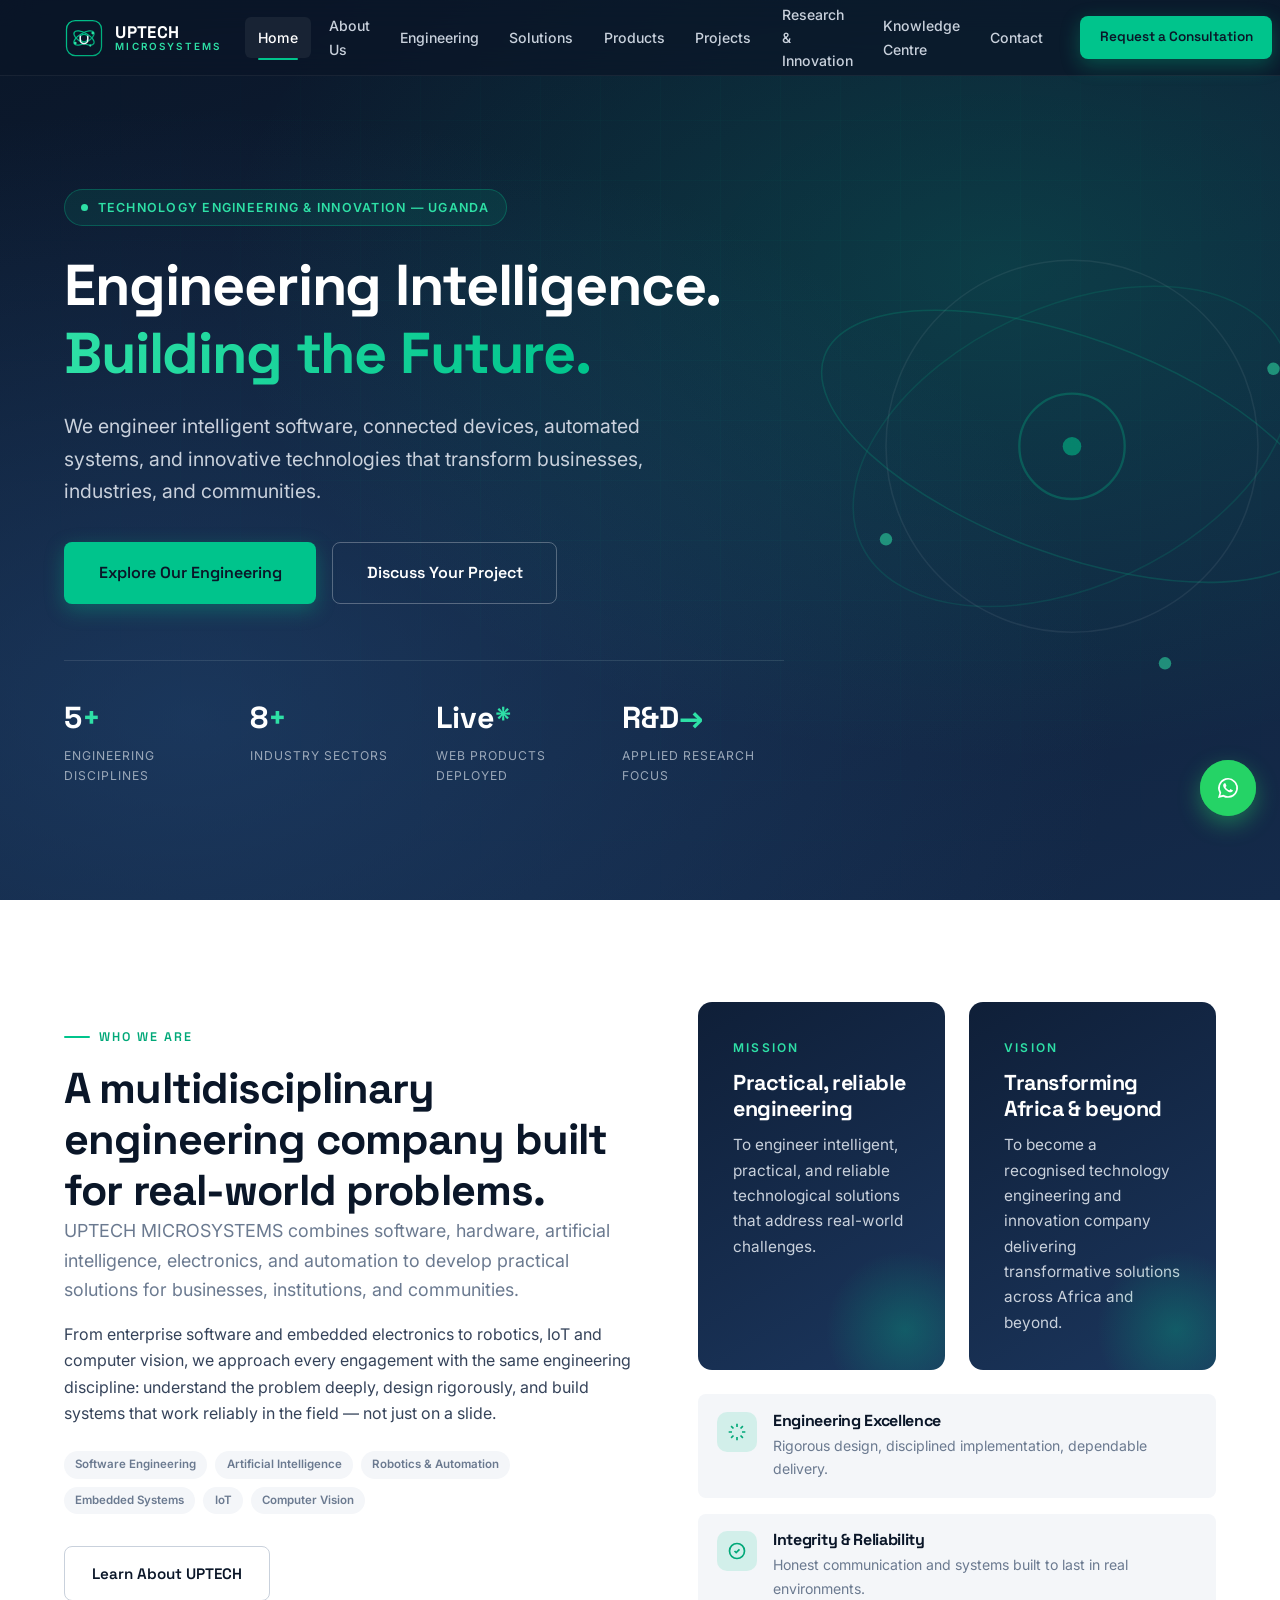
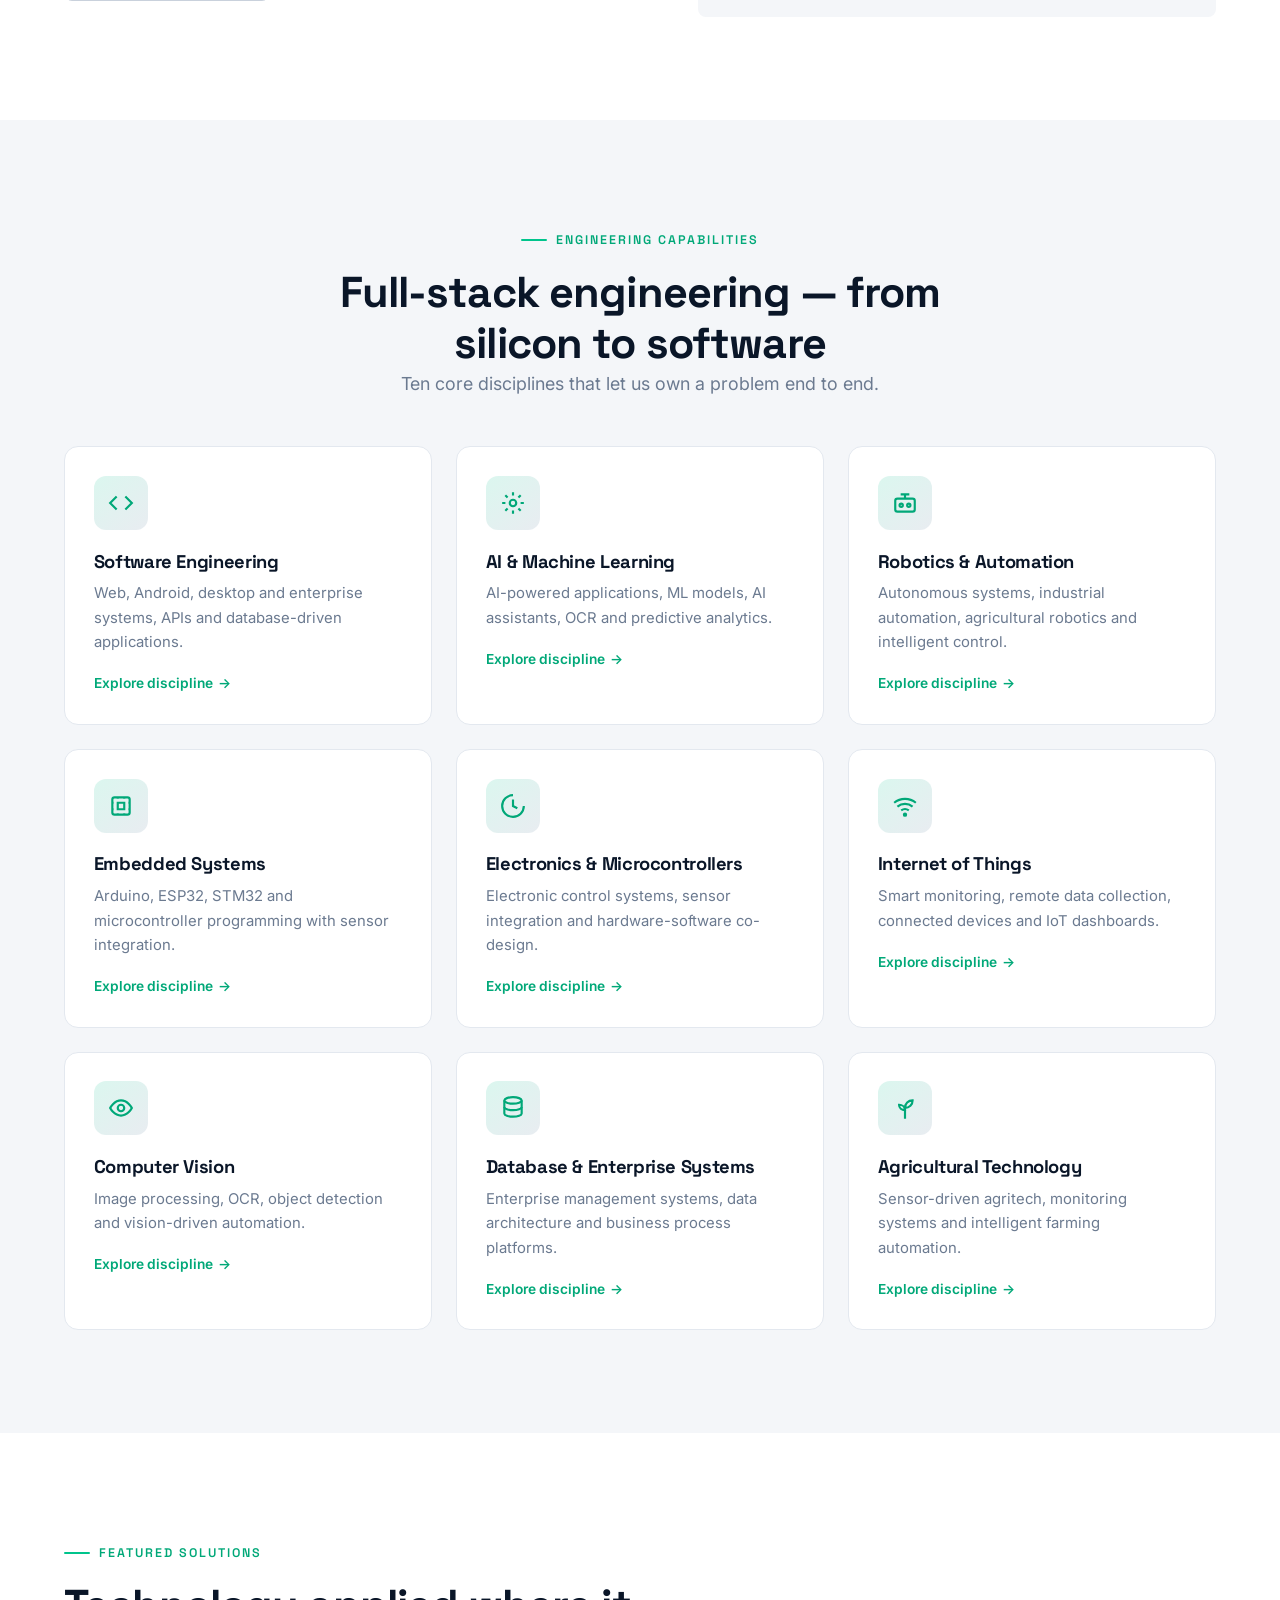
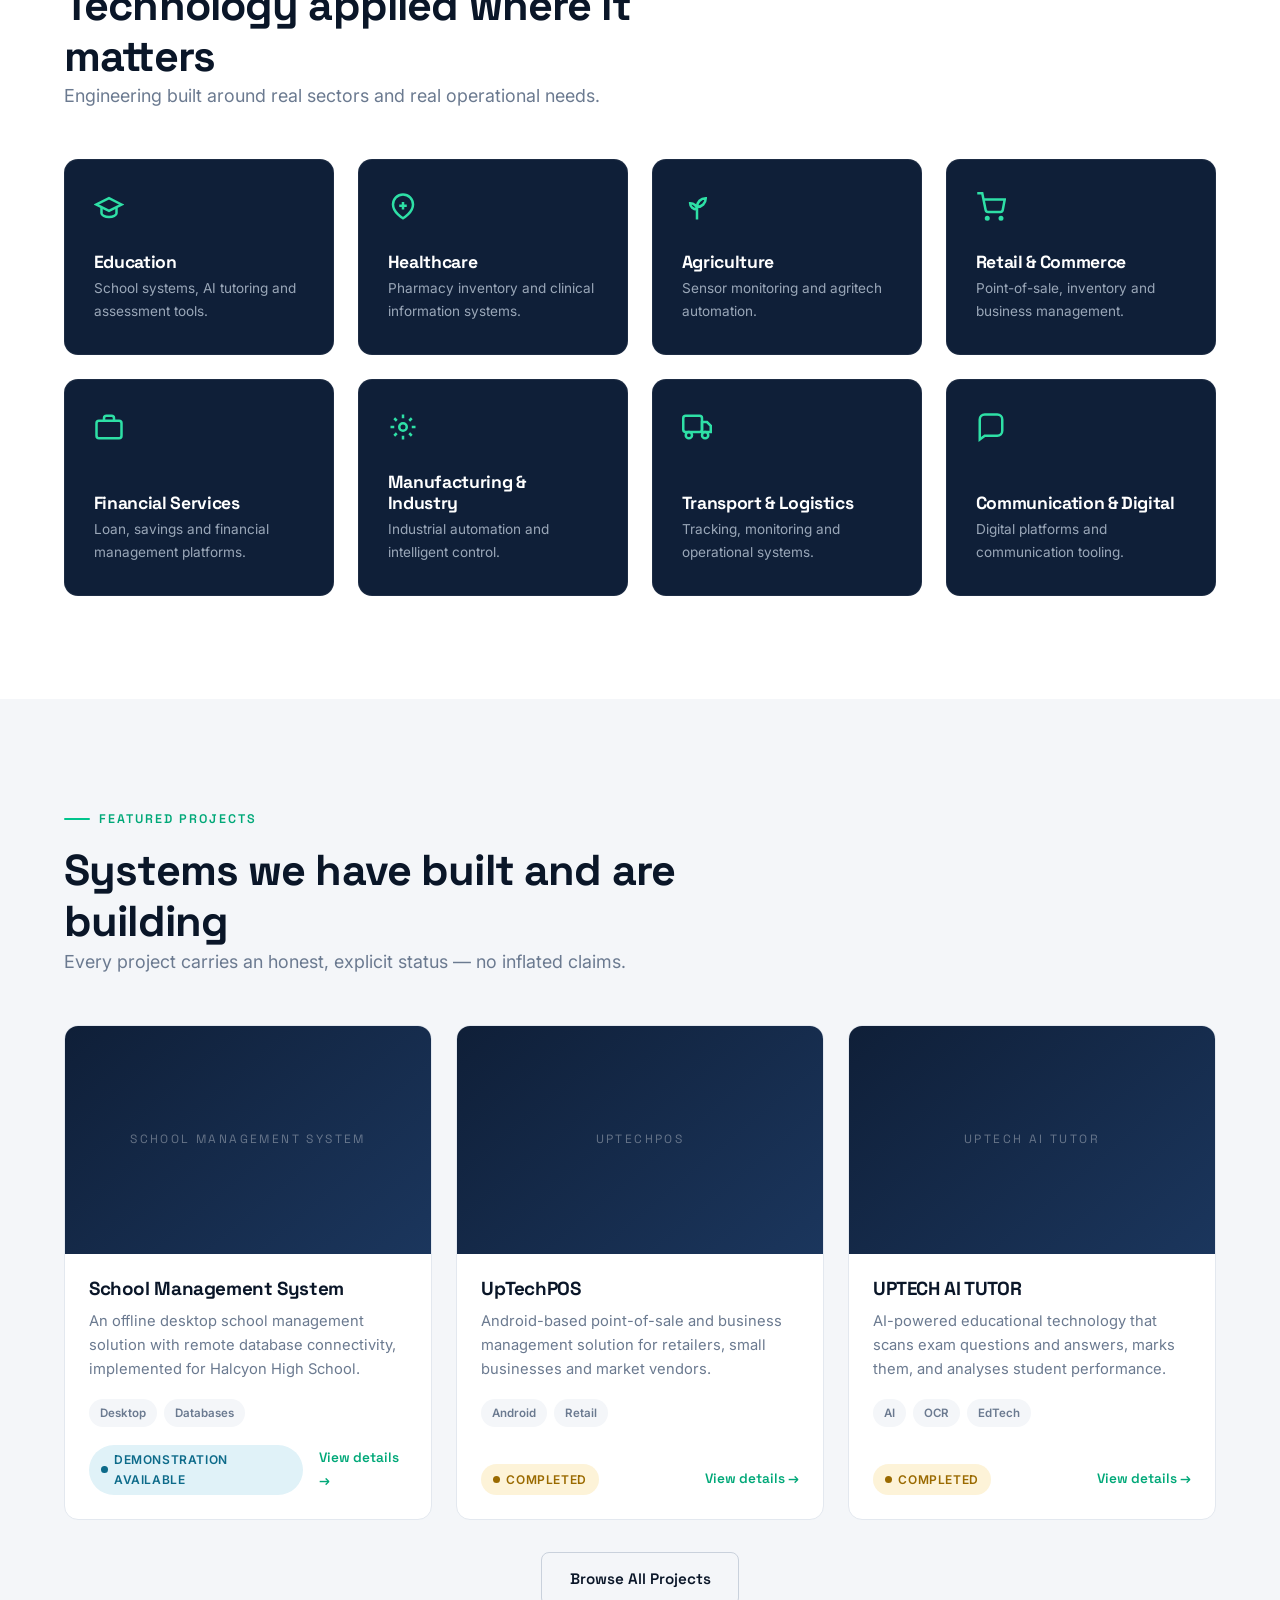
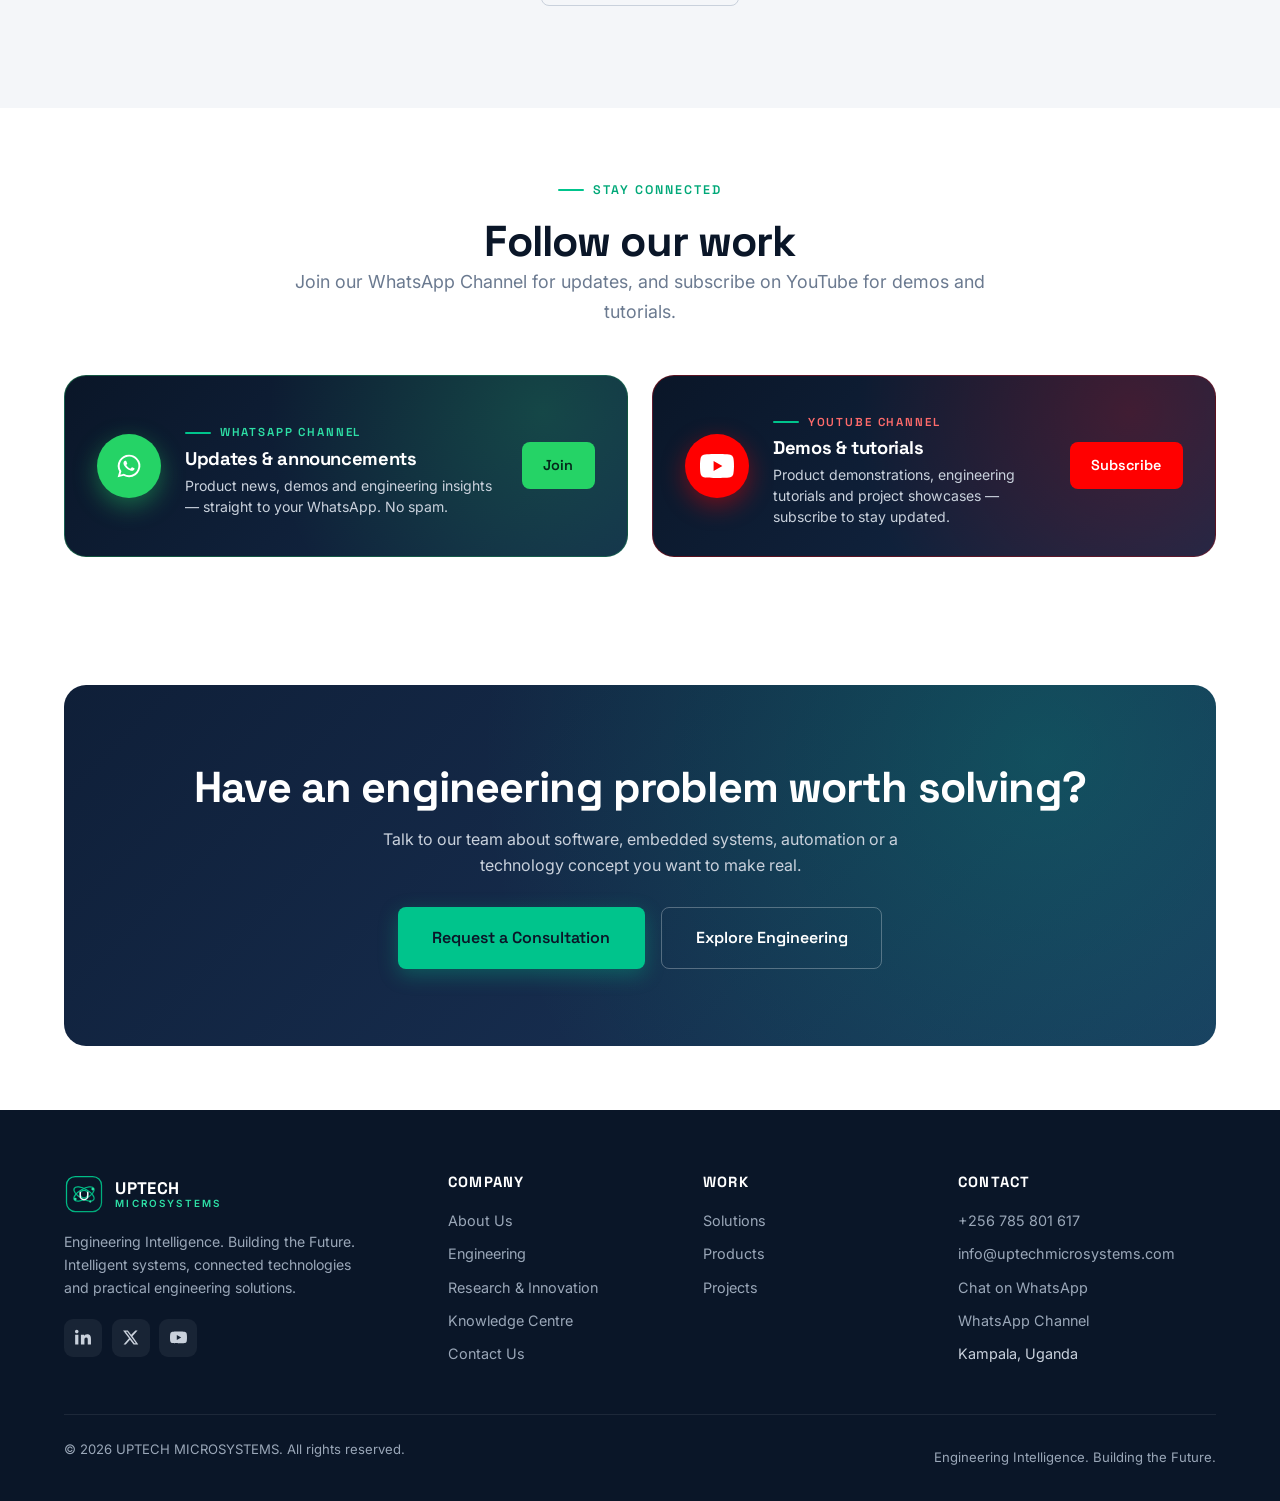
<file: ums/index.html>
<!DOCTYPE html>
<html lang="en">
<head>
  <meta charset="UTF-8" />
  <meta name="viewport" content="width=device-width, initial-scale=1.0" />
  <title>UPTECH MICROSYSTEMS — Engineering Intelligence. Building the Future.</title>
  <meta name="description" content="UPTECH MICROSYSTEMS is a Ugandan technology engineering and innovation company specialising in software engineering, artificial intelligence, robotics, embedded systems, IoT and intelligent business solutions." />
  <meta name="theme-color" content="#0a1628" />
  <link rel="icon" href="images/favicon.svg" type="image/svg+xml" />
  <link rel="canonical" href="https://uptechmicrosystems.com/" />

  <meta property="og:type" content="website" />
  <meta property="og:site_name" content="UPTECH MICROSYSTEMS" />
  <meta property="og:title" content="UPTECH MICROSYSTEMS — Engineering Intelligence. Building the Future." />
  <meta property="og:description" content="We engineer intelligent software, connected devices, automated systems and innovative technologies that transform businesses, industries and communities." />
  <meta property="og:url" content="https://uptechmicrosystems.com/" />
  <meta property="og:image" content="https://uptechmicrosystems.com/images/og-cover.png" />

  <link rel="preconnect" href="https://fonts.googleapis.com" />
  <link rel="preconnect" href="https://fonts.gstatic.com" crossorigin />
  <link href="https://fonts.googleapis.com/css2?family=Inter:wght@400;500;600;700&family=Space+Grotesk:wght@500;600;700&display=swap" rel="stylesheet" />
  <link rel="stylesheet" href="css/style.css" />
</head>
<body>

<!-- ================= HEADER ================= -->
<header class="site-header" role="banner">
  <div class="nav-wrap">
    <a href="index.html" class="brand" aria-label="UPTECH MICROSYSTEMS home">
      <img class="brand__logo" src="images/logo.svg" alt="" width="40" height="40" />
      <span class="brand__text">
        <span class="brand__name">UPTECH</span>
        <span class="brand__sub">Microsystems</span>
      </span>
    </a>

    <nav class="nav-links" aria-label="Primary navigation">
      <a href="index.html" class="active">Home</a>
      <a href="about.html">About Us</a>
      <a href="engineering.html">Engineering</a>
      <a href="solutions.html">Solutions</a>
      <a href="products.html">Products</a>
      <a href="projects.html">Projects</a>
      <a href="research.html">Research &amp; Innovation</a>
      <a href="knowledge.html">Knowledge Centre</a>
      <a href="contact.html">Contact</a>
    </nav>

    <a href="contact.html" class="btn btn--primary btn--sm nav-cta">Request a Consultation</a>

    <button class="nav-toggle" aria-label="Open menu" aria-expanded="false" aria-controls="mobile-drawer">
      <span></span>
    </button>
  </div>
</header>

<!-- ================= MOBILE DRAWER ================= -->
<div class="mobile-drawer" id="mobile-drawer" aria-hidden="true">
  <a href="index.html" class="active">Home</a>
  <a href="about.html">About Us</a>
  <a href="engineering.html">Engineering</a>
  <a href="solutions.html">Solutions</a>
  <a href="products.html">Products</a>
  <a href="projects.html">Projects</a>
  <a href="research.html">Research &amp; Innovation</a>
  <a href="knowledge.html">Knowledge Centre</a>
  <a href="contact.html">Contact Us</a>
  <a href="contact.html" class="btn btn--primary">Request a Consultation</a>
</div>

<main>

<!-- ================= HERO ================= -->
<section class="hero" aria-labelledby="hero-title">
  <div class="hero__bg"></div>
  <div class="hero__grid"></div>

  <div class="hero__orbit" aria-hidden="true">
    <svg viewBox="0 0 400 400" fill="none">
      <g class="ring" stroke="rgba(0,196,140,0.35)" stroke-width="1">
        <ellipse cx="200" cy="200" rx="170" ry="70" transform="rotate(20 200 200)"/>
      </g>
      <g class="ring ring--2" stroke="rgba(0,196,140,0.25)" stroke-width="1">
        <ellipse cx="200" cy="200" rx="150" ry="90" transform="rotate(-25 200 200)"/>
      </g>
      <g class="ring ring--3" stroke="rgba(255,255,255,0.12)" stroke-width="1">
        <ellipse cx="200" cy="200" rx="120" ry="120"/>
      </g>
      <circle cx="200" cy="200" r="34" stroke="rgba(0,196,140,0.5)" stroke-width="1.5"/>
      <circle class="pulse-dot" cx="330" cy="150" r="4" fill="#2ee0a6"/>
      <circle class="pulse-dot" cx="80" cy="260" r="4" fill="#2ee0a6" style="animation-delay:1s"/>
      <circle class="pulse-dot" cx="260" cy="340" r="4" fill="#2ee0a6" style="animation-delay:2s"/>
      <circle cx="200" cy="200" r="6" fill="#00c48c"/>
    </svg>
  </div>

  <div class="container hero__inner">
    <div class="hero__content">
      <span class="hero__badge"><span class="dot"></span>Technology Engineering &amp; Innovation — Uganda</span>
      <h1 id="hero-title">Engineering Intelligence.<br /><span class="accent">Building the Future.</span></h1>
      <p class="hero__lead">
        We engineer intelligent software, connected devices, automated systems, and
        innovative technologies that transform businesses, industries, and communities.
      </p>
      <div class="hero__actions">
        <a href="engineering.html" class="btn btn--primary btn--lg">Explore Our Engineering</a>
        <a href="contact.html" class="btn btn--ghost-light btn--lg">Discuss Your Project</a>
      </div>

      <div class="hero__stats">
        <div class="hero__stat">
          <div class="num">5<span class="accent">+</span></div>
          <div class="label">Engineering Disciplines</div>
        </div>
        <div class="hero__stat">
          <div class="num">8<span class="accent">+</span></div>
          <div class="label">Industry Sectors</div>
        </div>
        <div class="hero__stat">
          <div class="num">Live<span class="accent">*</span></div>
          <div class="label">Web Products Deployed</div>
        </div>
        <div class="hero__stat">
          <div class="num">R&amp;D<span class="accent">→</span></div>
          <div class="label">Applied Research Focus</div>
        </div>
      </div>
    </div>
  </div>
</section>

<!-- ================= ABOUT INTRO ================= -->
<section class="section">
  <div class="container">
    <div class="split split--wide">
      <div class="reveal">
        <span class="eyebrow">Who We Are</span>
        <h2>A multidisciplinary engineering company built for real-world problems.</h2>
        <p class="lead">
          UPTECH MICROSYSTEMS combines software, hardware, artificial intelligence,
          electronics, and automation to develop practical solutions for businesses,
          institutions, and communities.
        </p>
        <p>
          From enterprise software and embedded electronics to robotics, IoT and
          computer vision, we approach every engagement with the same engineering
          discipline: understand the problem deeply, design rigorously, and build
          systems that work reliably in the field — not just on a slide.
        </p>
        <div class="tag-row mt-3">
          <span class="tag">Software Engineering</span>
          <span class="tag">Artificial Intelligence</span>
          <span class="tag">Robotics &amp; Automation</span>
          <span class="tag">Embedded Systems</span>
          <span class="tag">IoT</span>
          <span class="tag">Computer Vision</span>
        </div>
        <a href="about.html" class="btn btn--outline mt-4">Learn About UPTECH</a>
      </div>

      <div class="reveal">
        <div class="mv-grid">
          <div class="mv-card">
            <div class="mv-card__label">Mission</div>
            <h3>Practical, reliable engineering</h3>
            <p>To engineer intelligent, practical, and reliable technological solutions that address real-world challenges.</p>
          </div>
          <div class="mv-card">
            <div class="mv-card__label">Vision</div>
            <h3>Transforming Africa &amp; beyond</h3>
            <p>To become a recognised technology engineering and innovation company delivering transformative solutions across Africa and beyond.</p>
          </div>
        </div>
        <div class="value-list">
          <div class="value-item">
            <div class="value-item__icon">
              <svg viewBox="0 0 24 24" fill="none" stroke="currentColor" stroke-width="2"><path d="M12 2v4M12 18v4M4.93 4.93l2.83 2.83M16.24 16.24l2.83 2.83M2 12h4M18 12h4M4.93 19.07l2.83-2.83M16.24 7.76l2.83-2.83"/></svg>
            </div>
            <div>
              <h4>Engineering Excellence</h4>
              <p>Rigorous design, disciplined implementation, dependable delivery.</p>
            </div>
          </div>
          <div class="value-item">
            <div class="value-item__icon">
              <svg viewBox="0 0 24 24" fill="none" stroke="currentColor" stroke-width="2"><path d="M9 12l2 2 4-4"/><circle cx="12" cy="12" r="9"/></svg>
            </div>
            <div>
              <h4>Integrity &amp; Reliability</h4>
              <p>Honest communication and systems built to last in real environments.</p>
            </div>
          </div>
        </div>
      </div>
    </div>
  </div>
</section>

<!-- ================= ENGINEERING CAPABILITIES ================= -->
<section class="section section--silver" aria-labelledby="cap-title">
  <div class="container">
    <div class="section-head section-head--center reveal">
      <span class="eyebrow">Engineering Capabilities</span>
      <h2 id="cap-title">Full-stack engineering — from silicon to software</h2>
      <p class="lead">Ten core disciplines that let us own a problem end to end.</p>
    </div>

    <div class="grid grid-3">
      <article class="card svc-card reveal">
        <div class="svc-card__icon">
          <svg viewBox="0 0 24 24" fill="none" stroke="currentColor" stroke-width="2"><polyline points="16 18 22 12 16 6"/><polyline points="8 6 2 12 8 18"/></svg>
        </div>
        <h3>Software Engineering</h3>
        <p>Web, Android, desktop and enterprise systems, APIs and database-driven applications.</p>
        <a class="svc-card__link" href="engineering.html">Explore discipline</a>
      </article>

      <article class="card svc-card reveal">
        <div class="svc-card__icon">
          <svg viewBox="0 0 24 24" fill="none" stroke="currentColor" stroke-width="2"><circle cx="12" cy="12" r="3"/><path d="M12 2v3M12 19v3M2 12h3M19 12h3M4.9 4.9l2.1 2.1M17 17l2.1 2.1M4.9 19.1l2.1-2.1M17 7l2.1-2.1"/></svg>
        </div>
        <h3>AI &amp; Machine Learning</h3>
        <p>AI-powered applications, ML models, AI assistants, OCR and predictive analytics.</p>
        <a class="svc-card__link" href="engineering.html">Explore discipline</a>
      </article>

      <article class="card svc-card reveal">
        <div class="svc-card__icon">
          <svg viewBox="0 0 24 24" fill="none" stroke="currentColor" stroke-width="2"><rect x="3" y="8" width="18" height="12" rx="2"/><circle cx="8.5" cy="14" r="1.5"/><circle cx="15.5" cy="14" r="1.5"/><path d="M12 8V4M8 4h8"/></svg>
        </div>
        <h3>Robotics &amp; Automation</h3>
        <p>Autonomous systems, industrial automation, agricultural robotics and intelligent control.</p>
        <a class="svc-card__link" href="engineering.html">Explore discipline</a>
      </article>

      <article class="card svc-card reveal">
        <div class="svc-card__icon">
          <svg viewBox="0 0 24 24" fill="none" stroke="currentColor" stroke-width="2"><rect x="4" y="4" width="16" height="16" rx="2"/><path d="M9 9h6v6H9z"/><path d="M4 9h1M4 15h1M19 9h1M19 15h1M9 4v1M15 4v1M9 19v1M15 19v1"/></svg>
        </div>
        <h3>Embedded Systems</h3>
        <p>Arduino, ESP32, STM32 and microcontroller programming with sensor integration.</p>
        <a class="svc-card__link" href="engineering.html">Explore discipline</a>
      </article>

      <article class="card svc-card reveal">
        <div class="svc-card__icon">
          <svg viewBox="0 0 24 24" fill="none" stroke="currentColor" stroke-width="2"><path d="M12 2a10 10 0 1 0 10 10"/><path d="M12 6v6l4 2"/></svg>
        </div>
        <h3>Electronics &amp; Microcontrollers</h3>
        <p>Electronic control systems, sensor integration and hardware-software co-design.</p>
        <a class="svc-card__link" href="engineering.html">Explore discipline</a>
      </article>

      <article class="card svc-card reveal">
        <div class="svc-card__icon">
          <svg viewBox="0 0 24 24" fill="none" stroke="currentColor" stroke-width="2"><path d="M5 12.55a11 11 0 0 1 14 0"/><path d="M8.5 16.03a6 6 0 0 1 7 0"/><circle cx="12" cy="20" r="1"/><path d="M2 9a16 16 0 0 1 20 0"/></svg>
        </div>
        <h3>Internet of Things</h3>
        <p>Smart monitoring, remote data collection, connected devices and IoT dashboards.</p>
        <a class="svc-card__link" href="engineering.html">Explore discipline</a>
      </article>

      <article class="card svc-card reveal">
        <div class="svc-card__icon">
          <svg viewBox="0 0 24 24" fill="none" stroke="currentColor" stroke-width="2"><path d="M2 12s3.5-7 10-7 10 7 10 7-3.5 7-10 7-10-7-10-7z"/><circle cx="12" cy="12" r="3"/></svg>
        </div>
        <h3>Computer Vision</h3>
        <p>Image processing, OCR, object detection and vision-driven automation.</p>
        <a class="svc-card__link" href="engineering.html">Explore discipline</a>
      </article>

      <article class="card svc-card reveal">
        <div class="svc-card__icon">
          <svg viewBox="0 0 24 24" fill="none" stroke="currentColor" stroke-width="2"><ellipse cx="12" cy="5" rx="8" ry="3"/><path d="M4 5v6c0 1.7 3.6 3 8 3s8-1.3 8-3V5"/><path d="M4 11v6c0 1.7 3.6 3 8 3s8-1.3 8-3v-6"/></svg>
        </div>
        <h3>Database &amp; Enterprise Systems</h3>
        <p>Enterprise management systems, data architecture and business process platforms.</p>
        <a class="svc-card__link" href="engineering.html">Explore discipline</a>
      </article>

      <article class="card svc-card reveal">
        <div class="svc-card__icon">
          <svg viewBox="0 0 24 24" fill="none" stroke="currentColor" stroke-width="2"><path d="M12 22V12"/><path d="M12 12c0-4 3-7 7-7 0 4-3 7-7 7z"/><path d="M12 14c0-3-2.5-5-5.5-5 0 3 2.5 5 5.5 5z"/></svg>
        </div>
        <h3>Agricultural Technology</h3>
        <p>Sensor-driven agritech, monitoring systems and intelligent farming automation.</p>
        <a class="svc-card__link" href="engineering.html">Explore discipline</a>
      </article>
    </div>
  </div>
</section>

<!-- ================= FEATURED SOLUTIONS ================= -->
<section class="section" aria-labelledby="sol-title">
  <div class="container">
    <div class="section-head reveal">
      <span class="eyebrow">Featured Solutions</span>
      <h2 id="sol-title">Technology applied where it matters</h2>
      <p class="lead">Engineering built around real sectors and real operational needs.</p>
    </div>

    <div class="grid grid-4">
      <a class="solution-tile reveal" href="solutions.html">
        <div class="solution-tile__icon">
          <svg viewBox="0 0 24 24" fill="none" stroke="currentColor" stroke-width="2"><path d="M22 10L12 5 2 10l10 5 10-5z"/><path d="M6 12v5c0 1.7 2.7 3 6 3s6-1.3 6-3v-5"/></svg>
        </div>
        <h3>Education</h3>
        <p>School systems, AI tutoring and assessment tools.</p>
      </a>
      <a class="solution-tile reveal" href="solutions.html">
        <div class="solution-tile__icon">
          <svg viewBox="0 0 24 24" fill="none" stroke="currentColor" stroke-width="2"><path d="M12 21s-8-4.5-8-11a8 8 0 0 1 16 0c0 6.5-8 11-8 11z"/><path d="M12 8v6M9 11h6"/></svg>
        </div>
        <h3>Healthcare</h3>
        <p>Pharmacy inventory and clinical information systems.</p>
      </a>
      <a class="solution-tile reveal" href="solutions.html">
        <div class="solution-tile__icon">
          <svg viewBox="0 0 24 24" fill="none" stroke="currentColor" stroke-width="2"><path d="M12 22V12M12 12c0-4 3-7 7-7 0 4-3 7-7 7zM12 14c0-3-2.5-5-5.5-5 0 3 2.5 5 5.5 5z"/></svg>
        </div>
        <h3>Agriculture</h3>
        <p>Sensor monitoring and agritech automation.</p>
      </a>
      <a class="solution-tile reveal" href="solutions.html">
        <div class="solution-tile__icon">
          <svg viewBox="0 0 24 24" fill="none" stroke="currentColor" stroke-width="2"><circle cx="9" cy="21" r="1"/><circle cx="20" cy="21" r="1"/><path d="M1 1h4l2.7 13.4a2 2 0 0 0 2 1.6h9.7a2 2 0 0 0 2-1.6L23 6H6"/></svg>
        </div>
        <h3>Retail &amp; Commerce</h3>
        <p>Point-of-sale, inventory and business management.</p>
      </a>
      <a class="solution-tile reveal" href="solutions.html">
        <div class="solution-tile__icon">
          <svg viewBox="0 0 24 24" fill="none" stroke="currentColor" stroke-width="2"><rect x="2" y="7" width="20" height="14" rx="2"/><path d="M16 7V5a2 2 0 0 0-2-2h-4a2 2 0 0 0-2 2v2"/></svg>
        </div>
        <h3>Financial Services</h3>
        <p>Loan, savings and financial management platforms.</p>
      </a>
      <a class="solution-tile reveal" href="solutions.html">
        <div class="solution-tile__icon">
          <svg viewBox="0 0 24 24" fill="none" stroke="currentColor" stroke-width="2"><circle cx="12" cy="12" r="3"/><path d="M12 2v3M12 19v3M2 12h3M19 12h3M5 5l2 2M17 17l2 2M5 19l2-2M17 7l2-2"/></svg>
        </div>
        <h3>Manufacturing &amp; Industry</h3>
        <p>Industrial automation and intelligent control.</p>
      </a>
      <a class="solution-tile reveal" href="solutions.html">
        <div class="solution-tile__icon">
          <svg viewBox="0 0 24 24" fill="none" stroke="currentColor" stroke-width="2"><rect x="1" y="3" width="15" height="13" rx="2"/><path d="M16 8h4l3 3v5h-7z"/><circle cx="5.5" cy="18.5" r="2.5"/><circle cx="18.5" cy="18.5" r="2.5"/></svg>
        </div>
        <h3>Transport &amp; Logistics</h3>
        <p>Tracking, monitoring and operational systems.</p>
      </a>
      <a class="solution-tile reveal" href="solutions.html">
        <div class="solution-tile__icon">
          <svg viewBox="0 0 24 24" fill="none" stroke="currentColor" stroke-width="2"><path d="M21 15a4 4 0 0 1-4 4H7l-4 3V6a4 4 0 0 1 4-4h10a4 4 0 0 1 4 4z"/></svg>
        </div>
        <h3>Communication &amp; Digital</h3>
        <p>Digital platforms and communication tooling.</p>
      </a>
    </div>
  </div>
</section>

<!-- ================= FEATURED PROJECTS ================= -->
<section class="section section--silver" aria-labelledby="proj-title">
  <div class="container">
    <div class="section-head reveal">
      <span class="eyebrow">Featured Projects</span>
      <h2 id="proj-title">Systems we have built and are building</h2>
      <p class="lead">Every project carries an honest, explicit status — no inflated claims.</p>
    </div>

    <div class="grid grid-3">
      <article class="project-card reveal">
        <div class="project-card__media"><span class="ph">School Management System</span></div>
        <div class="project-card__body">
          <h3>School Management System</h3>
          <p>An offline desktop school management solution with remote database connectivity, implemented for Halcyon High School.</p>
          <div class="project-card__tags"><span class="tag">Desktop</span><span class="tag">Databases</span></div>
          <div class="project-card__foot">
            <span class="status status--demo">Demonstration Available</span>
            <a class="project-link" href="projects.html">View details →</a>
          </div>
        </div>
      </article>

      <article class="project-card reveal">
        <div class="project-card__media"><span class="ph">UpTechPOS</span></div>
        <div class="project-card__body">
          <h3>UpTechPOS</h3>
          <p>Android-based point-of-sale and business management solution for retailers, small businesses and market vendors.</p>
          <div class="project-card__tags"><span class="tag">Android</span><span class="tag">Retail</span></div>
          <div class="project-card__foot">
            <span class="status status--development">COMPLETED</span>
            <a class="project-link" href="products.html">View details →</a>
          </div>
        </div>
      </article>

      <article class="project-card reveal">
        <div class="project-card__media"><span class="ph">UPTECH AI Tutor</span></div>
        <div class="project-card__body">
          <h3>UPTECH AI TUTOR</h3>
          <p>AI-powered educational technology that scans exam questions and answers, marks them, and analyses student performance.</p>
          <div class="project-card__tags"><span class="tag">AI</span><span class="tag">OCR</span><span class="tag">EdTech</span></div>
          <div class="project-card__foot">
            <span class="status status--development">COMPLETED</span>
            <a class="project-link" href="products.html">View details →</a>
          </div>
        </div>
      </article>
    </div>

    <div class="text-center mt-4 reveal">
      <a href="projects.html" class="btn btn--outline">Browse All Projects</a>
    </div>
  </div>
</section>
<!-- ================= STAY CONNECTED (WhatsApp + YouTube) ================= -->
<section class="section section--tight">
  <div class="container">
    <div class="section-head section-head--center reveal">
      <span class="eyebrow">Stay Connected</span>
      <h2>Follow our work</h2>
      <p class="lead">Join our WhatsApp Channel for updates, and subscribe on YouTube for demos and tutorials.</p>
    </div>

    <div class="channel-grid reveal">

      <!-- WhatsApp Channel -->
      <div class="channel-card channel-card--whatsapp">
        <div class="channel-card__icon">
          <svg viewBox="0 0 24 24" fill="currentColor" aria-hidden="true">
            <path d="M17.6 6.32A7.85 7.85 0 0 0 12.05 4a7.94 7.94 0 0 0-6.9 11.9L4 20l4.2-1.1a7.93 7.93 0 0 0 3.84.98h.01a7.94 7.94 0 0 0 5.55-13.56zm-5.55 12.18a6.6 6.6 0 0 1-3.36-.92l-.24-.14-2.5.65.67-2.43-.16-.25a6.6 6.6 0 1 1 5.59 3.09zm3.62-4.94c-.2-.1-1.17-.58-1.35-.64-.18-.07-.31-.1-.44.1-.13.2-.5.64-.62.77-.11.13-.23.14-.43.05-.2-.1-.84-.31-1.6-.99-.59-.53-.99-1.18-1.1-1.38-.12-.2-.01-.31.09-.41.09-.09.2-.23.3-.35.1-.12.13-.2.2-.34.07-.13.03-.25-.02-.35-.05-.1-.44-1.06-.6-1.45-.16-.38-.32-.33-.44-.33-.11 0-.24-.02-.37-.02a.7.7 0 0 0-.51.24 2.16 2.16 0 0 0-.67 1.6c0 .94.68 1.85.78 1.98.1.13 1.34 2.05 3.25 2.87.45.2.81.31 1.09.4.46.15.87.13 1.2.08.37-.06 1.14-.47 1.3-.92.16-.45.16-.84.11-.92-.05-.08-.18-.13-.38-.23z"/>
          </svg>
        </div>
        <div class="channel-card__body">
          <span class="eyebrow">WhatsApp Channel</span>
          <h3>Updates &amp; announcements</h3>
          <p>Product news, demos and engineering insights — straight to your WhatsApp. No spam.</p>
        </div>
        <a href="https://whatsapp.com/channel/0029VaKOK6THwXb3BQVTZX3r"
           class="channel-card__btn" target="_blank" rel="noopener"
           aria-label="Join UPTECH MICROSYSTEMS on WhatsApp Channel">
          Join
        </a>
      </div>

      <!-- YouTube Channel -->
      <div class="channel-card channel-card--youtube">
        <div class="channel-card__icon">
          <svg viewBox="0 0 24 24" fill="currentColor" aria-hidden="true">
            <path d="M23.5 6.2a3 3 0 0 0-2.1-2.1C19.5 3.6 12 3.6 12 3.6s-7.5 0-9.4.5A3 3 0 0 0 .5 6.2C0 8.1 0 12 0 12s0 3.9.5 5.8a3 3 0 0 0 2.1 2.1c1.9.5 9.4.5 9.4.5s7.5 0 9.4-.5a3 3 0 0 0 2.1-2.1c.5-1.9.5-5.8.5-5.8s0-3.9-.5-5.8zM9.6 15.6V8.4l6.2 3.6z"/>
          </svg>
        </div>
        <div class="channel-card__body">
          <span class="eyebrow">YouTube Channel</span>
          <h3>Demos &amp; tutorials</h3>
          <p>Product demonstrations, engineering tutorials and project showcases — subscribe to stay updated.</p>
        </div>
        <a href="https://www.youtube.com/@uptechdlab"
           class="channel-card__btn" target="_blank" rel="noopener"
           aria-label="Subscribe to UPTECH MICROSYSTEMS on YouTube">
          Subscribe
        </a>
      </div>

    </div>
  </div>
</section>

<!-- ================= CTA ================= -->
<section class="section section--tight">
  <div class="container">
    <div class="cta-band reveal">
      <h2>Have an engineering problem worth solving?</h2>
      <p>Talk to our team about software, embedded systems, automation or a technology concept you want to make real.</p>
      <div class="cta-band__actions">
        <a href="contact.html" class="btn btn--primary btn--lg">Request a Consultation</a>
        <a href="engineering.html" class="btn btn--ghost-light btn--lg">Explore Engineering</a>
      </div>
    </div>
  </div>
</section>

</main>

<!-- ================= FOOTER ================= -->
<footer class="site-footer">
  <div class="container">
    <div class="footer-grid">
      <div class="footer-brand">
        <a href="index.html" class="brand">
          <img class="brand__logo" src="images/logo.svg" alt="" width="40" height="40" />
          <span class="brand__text">
            <span class="brand__name">UPTECH</span>
            <span class="brand__sub">Microsystems</span>
          </span>
        </a>
        <p>Engineering Intelligence. Building the Future. Intelligent systems, connected technologies and practical engineering solutions.</p>
        <div class="footer-social">
          <a href="#" aria-label="LinkedIn"><svg viewBox="0 0 24 24" fill="currentColor"><path d="M4.98 3.5C4.98 4.88 3.87 6 2.5 6S0 4.88 0 3.5 1.12 1 2.5 1s2.48 1.12 2.48 2.5zM.22 8h4.56v14H.22zM8.34 8h4.37v1.91h.06c.61-1.15 2.1-2.36 4.32-2.36 4.62 0 5.47 3.04 5.47 6.99V22h-4.56v-6.55c0-1.56-.03-3.57-2.18-3.57-2.18 0-2.52 1.7-2.52 3.45V22H8.34z"/></svg></a>
          <a href="#" aria-label="X (Twitter)"><svg viewBox="0 0 24 24" fill="currentColor"><path d="M18.9 2H22l-7.2 8.23L23 22h-6.6l-5.17-6.76L5.3 22H2.2l7.7-8.8L1.5 2h6.77l4.68 6.19zm-1.15 18h1.83L7.4 3.9H5.44z"/></svg></a>
          <a href="#" aria-label="YouTube"><svg viewBox="0 0 24 24" fill="currentColor"><path d="M23.5 6.2a3 3 0 0 0-2.1-2.1C19.5 3.6 12 3.6 12 3.6s-7.5 0-9.4.5A3 3 0 0 0 .5 6.2C0 8.1 0 12 0 12s0 3.9.5 5.8a3 3 0 0 0 2.1 2.1c1.9.5 9.4.5 9.4.5s7.5 0 9.4-.5a3 3 0 0 0 2.1-2.1c.5-1.9.5-5.8.5-5.8s0-3.9-.5-5.8zM9.6 15.6V8.4l6.2 3.6z"/></svg></a>
        </div>
      </div>

      <div class="footer-col">
        <h4>Company</h4>
        <ul>
          <li><a href="about.html">About Us</a></li>
          <li><a href="engineering.html">Engineering</a></li>
          <li><a href="research.html">Research &amp; Innovation</a></li>
          <li><a href="knowledge.html">Knowledge Centre</a></li>
          <li><a href="contact.html">Contact Us</a></li>
        </ul>
      </div>

      <div class="footer-col">
        <h4>Work</h4>
        <ul>
          <li><a href="solutions.html">Solutions</a></li>
          <li><a href="products.html">Products</a></li>
          <li><a href="projects.html">Projects</a></li>
        </ul>
      </div>

      <div class="footer-col">
        <h4>Contact</h4>
        <ul>
          <li><a href="tel:+256785801617">+256 785 801 617</a></li>
          <li><a href="mailto:info@uptechmicrosystems.com">info@uptechmicrosystems.com</a></li>
          <li><a href="https://wa.me/256785801617" target="_blank" rel="noopener">Chat on WhatsApp</a></li>
          <li><a href="https://whatsapp.com/channel/0029VaKOK6THwXb3BQVTZX3r" target="_blank" rel="noopener">WhatsApp Channel</a></li>
          <li>Kampala, Uganda</li>
        </ul>
      </div>
    </div>

    <div class="footer-bottom">
      <p>© <span data-year>2025</span> UPTECH MICROSYSTEMS. All rights reserved.</p>
      <p>Engineering Intelligence. Building the Future.</p>
    </div>
  </div>
</footer>

<!-- ================= FLOATING WHATSAPP BUTTON ================= -->
<a
  href="https://wa.me/256785801617?text=Hello%20UPTECH%20MICROSYSTEMS%2C%20I%20would%20like%20to%20discuss%20a%20project."
  class="wa-fab"
  target="_blank"
  rel="noopener"
  aria-label="Chat with UPTECH MICROSYSTEMS on WhatsApp"
  title="Chat with us on WhatsApp"
>
  <svg viewBox="0 0 24 24" fill="currentColor" aria-hidden="true">
    <path d="M17.6 6.32A7.85 7.85 0 0 0 12.05 4a7.94 7.94 0 0 0-6.9 11.9L4 20l4.2-1.1a7.93 7.93 0 0 0 3.84.98h.01a7.94 7.94 0 0 0 5.55-13.56zm-5.55 12.18a6.6 6.6 0 0 1-3.36-.92l-.24-.14-2.5.65.67-2.43-.16-.25a6.6 6.6 0 1 1 5.59 3.09zm3.62-4.94c-.2-.1-1.17-.58-1.35-.64-.18-.07-.31-.1-.44.1-.13.2-.5.64-.62.77-.11.13-.23.14-.43.05-.2-.1-.84-.31-1.6-.99-.59-.53-.99-1.18-1.1-1.38-.12-.2-.01-.31.09-.41.09-.09.2-.23.3-.35.1-.12.13-.2.2-.34.07-.13.03-.25-.02-.35-.05-.1-.44-1.06-.6-1.45-.16-.38-.32-.33-.44-.33-.11 0-.24-.02-.37-.02a.7.7 0 0 0-.51.24 2.16 2.16 0 0 0-.67 1.6c0 .94.68 1.85.78 1.98.1.13 1.34 2.05 3.25 2.87.45.2.81.31 1.09.4.46.15.87.13 1.2.08.37-.06 1.14-.47 1.3-.92.16-.45.16-.84.11-.92-.05-.08-.18-.13-.38-.23z"/>
  </svg>
</a>

<a href="#top" class="back-top" aria-label="Back to top">
  <svg viewBox="0 0 24 24" fill="none" stroke="currentColor" stroke-width="2.5" stroke-linecap="round" stroke-linejoin="round"><path d="M18 15l-6-6-6 6"/></svg>
</a>

<script src="js/main.js"></script>
</body>
</html>
</file>
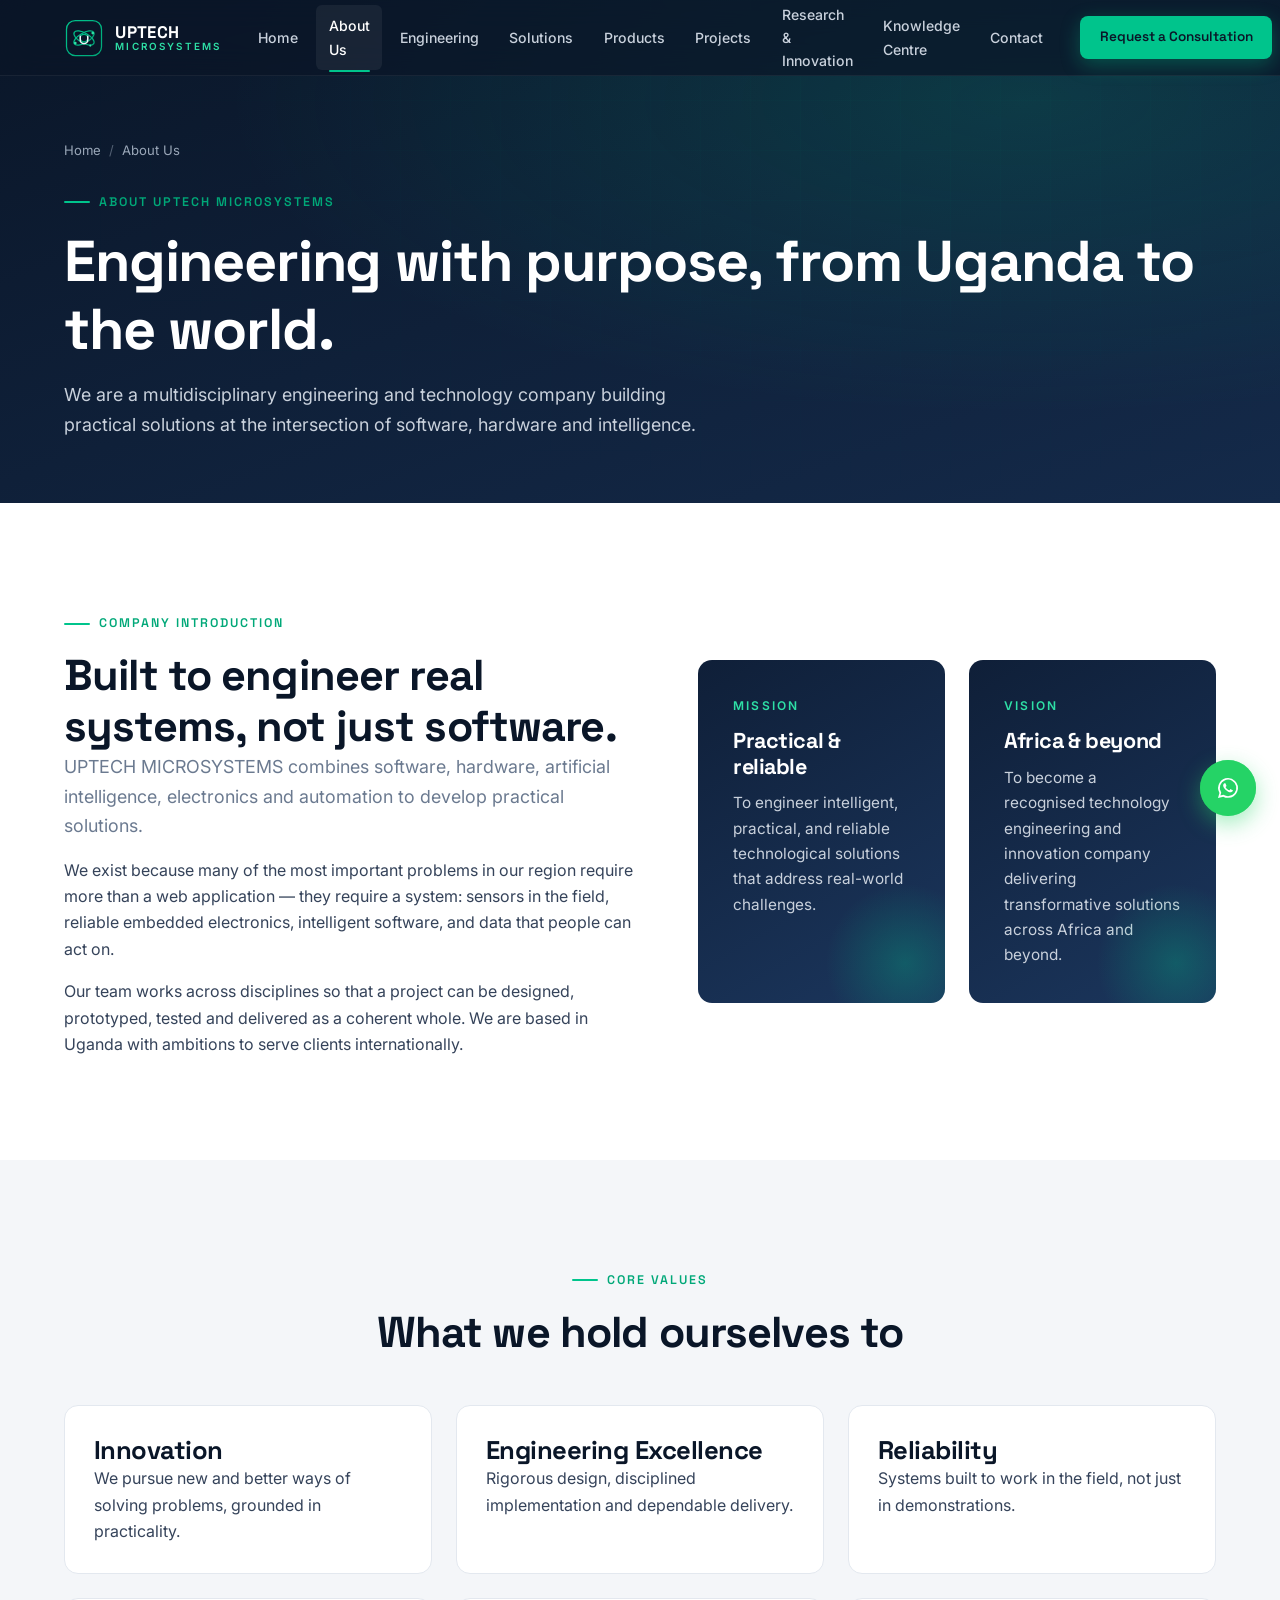
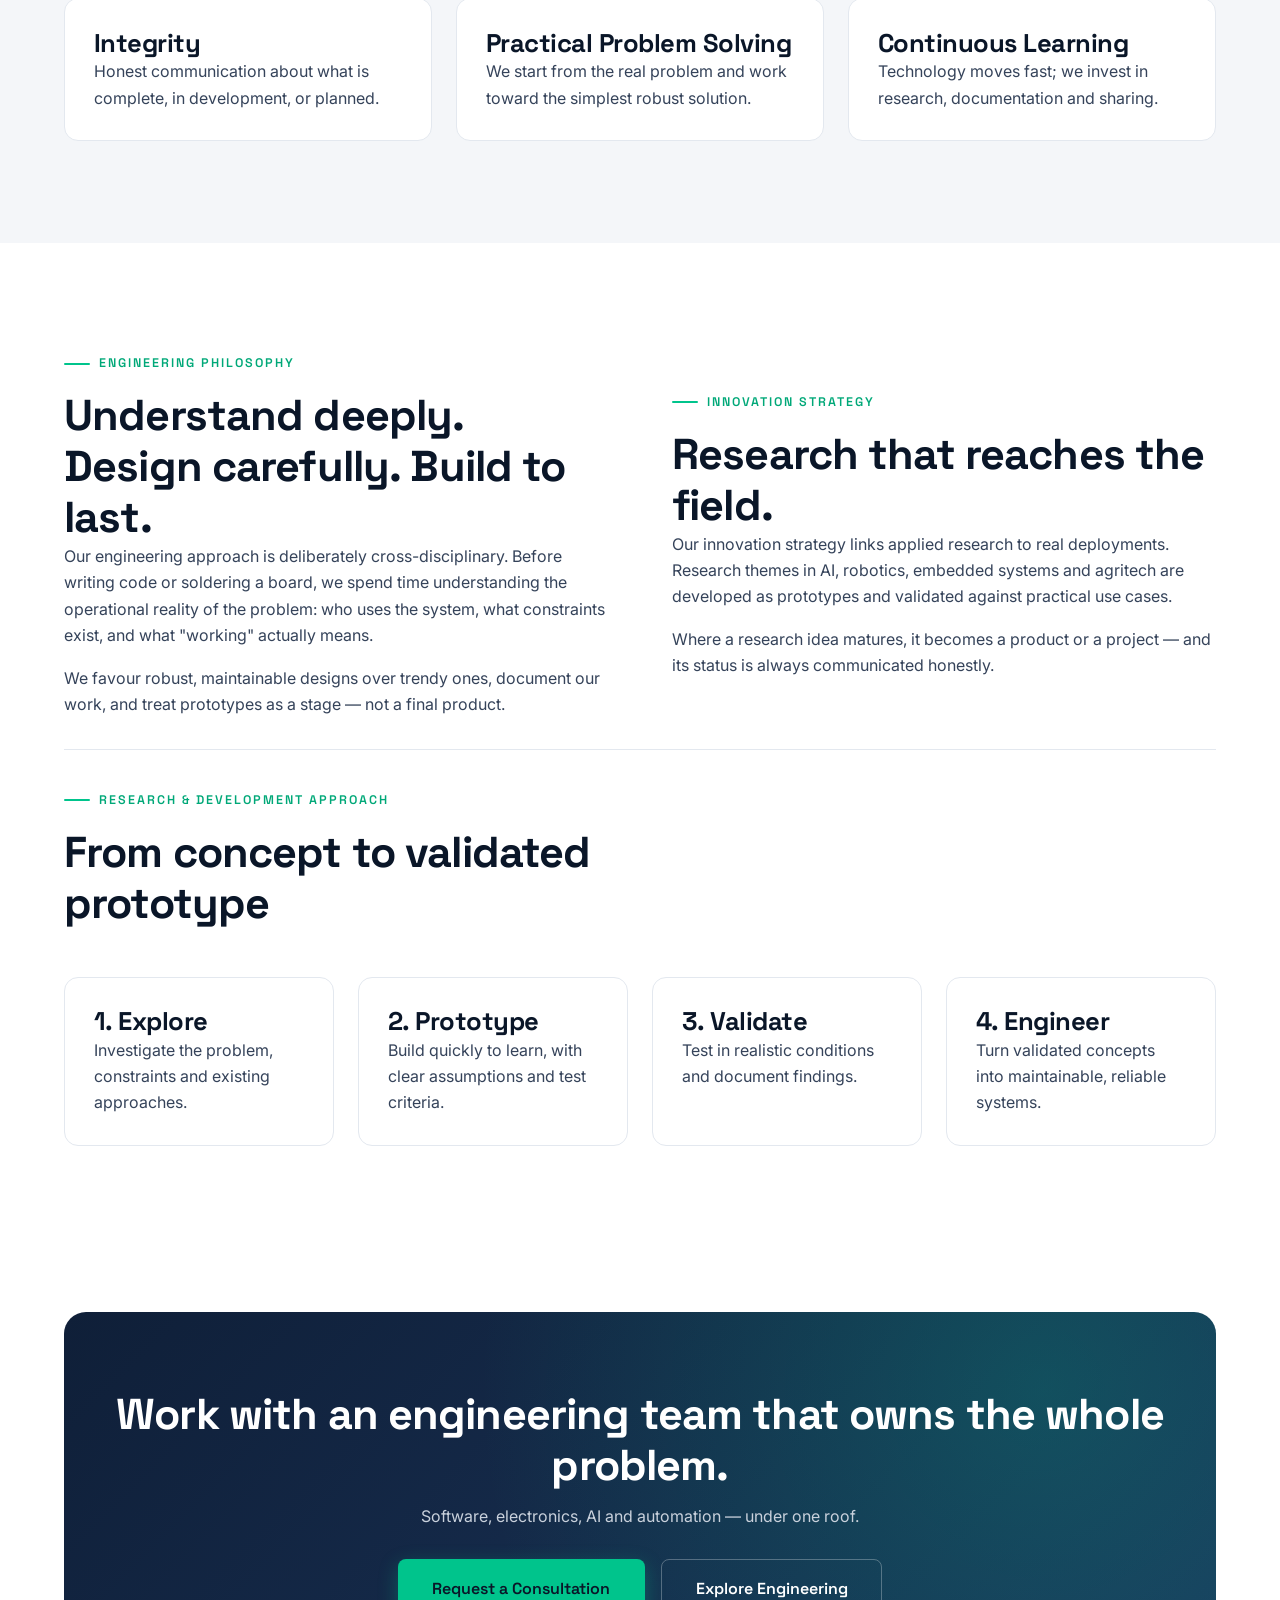
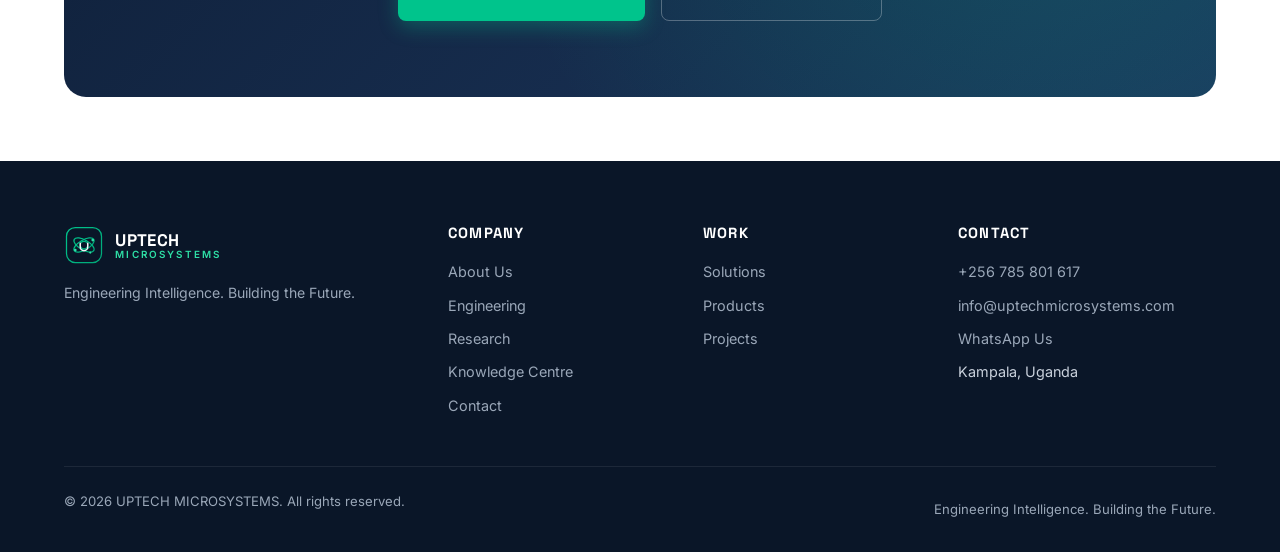
<file: ums/about.html>
<!DOCTYPE html>
<html lang="en">
<head>
  <meta charset="UTF-8" />
  <meta name="viewport" content="width=device-width, initial-scale=1.0" />
  <title>About Us — UPTECH MICROSYSTEMS</title>
  <meta name="description" content="Learn about UPTECH MICROSYSTEMS: a multidisciplinary engineering and technology innovation company in Uganda. Mission, vision, core values and engineering philosophy." />
  <meta name="theme-color" content="#0a1628" />
  <link rel="icon" href="images/favicon.svg" type="image/svg+xml" />
  <link rel="canonical" href="https://uptechmicrosystems.com/about.html" />
  <meta property="og:title" content="About UPTECH MICROSYSTEMS" />
  <meta property="og:description" content="A multidisciplinary engineering and technology innovation company combining software, hardware, AI and automation." />
  <meta property="og:type" content="website" />
  <meta property="og:url" content="https://uptechmicrosystems.com/about.html" />
  <link rel="preconnect" href="https://fonts.googleapis.com" />
  <link rel="preconnect" href="https://fonts.gstatic.com" crossorigin />
  <link href="https://fonts.googleapis.com/css2?family=Inter:wght@400;500;600;700&family=Space+Grotesk:wght@500;600;700&display=swap" rel="stylesheet" />
  <link rel="stylesheet" href="css/style.css" />
</head>
<body>
<header class="site-header" role="banner">
  <div class="nav-wrap">
    <a href="index.html" class="brand" aria-label="UPTECH MICROSYSTEMS home">
      <img class="brand__logo" src="images/logo.svg" alt="" width="40" height="40" />
      <span class="brand__text"><span class="brand__name">UPTECH</span><span class="brand__sub">Microsystems</span></span>
    </a>
    <nav class="nav-links" aria-label="Primary navigation">
      <a href="index.html">Home</a>
      <a href="about.html" class="active">About Us</a>
      <a href="engineering.html">Engineering</a>
      <a href="solutions.html">Solutions</a>
      <a href="products.html">Products</a>
      <a href="projects.html">Projects</a>
      <a href="research.html">Research &amp; Innovation</a>
      <a href="knowledge.html">Knowledge Centre</a>
      <a href="contact.html">Contact</a>
    </nav>
    <a href="contact.html" class="btn btn--primary btn--sm nav-cta">Request a Consultation</a>
    <button class="nav-toggle" aria-label="Open menu" aria-expanded="false" aria-controls="mobile-drawer"><span></span></button>
  </div>
</header>

<div class="mobile-drawer" id="mobile-drawer" aria-hidden="true">
  <a href="index.html">Home</a><a href="about.html" class="active">About Us</a><a href="engineering.html">Engineering</a>
  <a href="solutions.html">Solutions</a><a href="products.html">Products</a><a href="projects.html">Projects</a>
  <a href="research.html">Research &amp; Innovation</a><a href="knowledge.html">Knowledge Centre</a><a href="contact.html">Contact Us</a>
  <a href="contact.html" class="btn btn--primary">Request a Consultation</a>
</div>

<main>
<section class="page-hero">
  <div class="page-hero__bg" aria-hidden="true"></div>
  <div class="page-hero__grid" aria-hidden="true"></div>
  <div class="container">
    <nav class="breadcrumb" aria-label="Breadcrumb">
      <a href="index.html">Home</a><span class="sep">/</span><span>About Us</span>
    </nav>
    <span class="eyebrow">About UPTECH MICROSYSTEMS</span>
    <h1>Engineering with purpose, from Uganda to the world.</h1>
    <p class="lead">We are a multidisciplinary engineering and technology company building practical solutions at the intersection of software, hardware and intelligence.</p>
  </div>
</section>

<section class="section">
  <div class="container">
    <div class="split split--wide">
      <div class="reveal">
        <span class="eyebrow">Company Introduction</span>
        <h2>Built to engineer real systems, not just software.</h2>
        <p class="lead">UPTECH MICROSYSTEMS combines software, hardware, artificial intelligence, electronics and automation to develop practical solutions.</p>
        <p>
          We exist because many of the most important problems in our region require more than a web application — they require a system: sensors in the field, reliable embedded electronics, intelligent software, and data that people can act on.
        </p>
        <p>
          Our team works across disciplines so that a project can be designed, prototyped, tested and delivered as a coherent whole. We are based in Uganda with ambitions to serve clients internationally.
        </p>
      </div>
      <div class="reveal">
        <div class="mv-grid">
          <div class="mv-card">
            <div class="mv-card__label">Mission</div>
            <h3>Practical &amp; reliable</h3>
            <p>To engineer intelligent, practical, and reliable technological solutions that address real-world challenges.</p>
          </div>
          <div class="mv-card">
            <div class="mv-card__label">Vision</div>
            <h3>Africa &amp; beyond</h3>
            <p>To become a recognised technology engineering and innovation company delivering transformative solutions across Africa and beyond.</p>
          </div>
        </div>
      </div>
    </div>
  </div>
</section>

<section class="section section--silver">
  <div class="container">
    <div class="section-head section-head--center reveal">
      <span class="eyebrow">Core Values</span>
      <h2>What we hold ourselves to</h2>
    </div>
    <div class="grid grid-3">
      <article class="card reveal"><h3>Innovation</h3><p>We pursue new and better ways of solving problems, grounded in practicality.</p></article>
      <article class="card reveal"><h3>Engineering Excellence</h3><p>Rigorous design, disciplined implementation and dependable delivery.</p></article>
      <article class="card reveal"><h3>Reliability</h3><p>Systems built to work in the field, not just in demonstrations.</p></article>
      <article class="card reveal"><h3>Integrity</h3><p>Honest communication about what is complete, in development, or planned.</p></article>
      <article class="card reveal"><h3>Practical Problem Solving</h3><p>We start from the real problem and work toward the simplest robust solution.</p></article>
      <article class="card reveal"><h3>Continuous Learning</h3><p>Technology moves fast; we invest in research, documentation and sharing.</p></article>
    </div>
  </div>
</section>

<section class="section">
  <div class="container">
    <div class="split">
      <div class="reveal">
        <span class="eyebrow">Engineering Philosophy</span>
        <h2>Understand deeply. Design carefully. Build to last.</h2>
        <p>Our engineering approach is deliberately cross-disciplinary. Before writing code or soldering a board, we spend time understanding the operational reality of the problem: who uses the system, what constraints exist, and what "working" actually means.</p>
        <p>We favour robust, maintainable designs over trendy ones, document our work, and treat prototypes as a stage — not a final product.</p>
      </div>
      <div class="reveal">
        <span class="eyebrow">Innovation Strategy</span>
        <h2>Research that reaches the field.</h2>
        <p>Our innovation strategy links applied research to real deployments. Research themes in AI, robotics, embedded systems and agritech are developed as prototypes and validated against practical use cases.</p>
        <p>Where a research idea matures, it becomes a product or a project — and its status is always communicated honestly.</p>
      </div>
    </div>

    <div class="divider"></div>

    <div class="section-head reveal">
      <span class="eyebrow">Research &amp; Development Approach</span>
      <h2>From concept to validated prototype</h2>
    </div>
    <div class="grid grid-4">
      <article class="card reveal"><h3>1. Explore</h3><p>Investigate the problem, constraints and existing approaches.</p></article>
      <article class="card reveal"><h3>2. Prototype</h3><p>Build quickly to learn, with clear assumptions and test criteria.</p></article>
      <article class="card reveal"><h3>3. Validate</h3><p>Test in realistic conditions and document findings.</p></article>
      <article class="card reveal"><h3>4. Engineer</h3><p>Turn validated concepts into maintainable, reliable systems.</p></article>
    </div>
  </div>
</section>

<section class="section section--tight">
  <div class="container">
    <div class="cta-band reveal">
      <h2>Work with an engineering team that owns the whole problem.</h2>
      <p>Software, electronics, AI and automation — under one roof.</p>
      <div class="cta-band__actions">
        <a href="contact.html" class="btn btn--primary btn--lg">Request a Consultation</a>
        <a href="engineering.html" class="btn btn--ghost-light btn--lg">Explore Engineering</a>
      </div>
    </div>
  </div>
</section>
</main>

<footer class="site-footer">
  <div class="container">
    <div class="footer-grid">
      <div class="footer-brand">
        <a href="index.html" class="brand"><img class="brand__logo" src="images/logo.svg" alt="" width="40" height="40" /><span class="brand__text"><span class="brand__name">UPTECH</span><span class="brand__sub">Microsystems</span></span></a>
        <p>Engineering Intelligence. Building the Future.</p>
      </div>
      <div class="footer-col"><h4>Company</h4><ul><li><a href="about.html">About Us</a></li><li><a href="engineering.html">Engineering</a></li><li><a href="research.html">Research</a></li><li><a href="knowledge.html">Knowledge Centre</a></li><li><a href="contact.html">Contact</a></li></ul></div>
      <div class="footer-col"><h4>Work</h4><ul><li><a href="solutions.html">Solutions</a></li><li><a href="products.html">Products</a></li><li><a href="projects.html">Projects</a></li></ul></div>
      <div class="footer-col">
        <h4>Contact</h4>
        <ul>
          <li><a href="tel:+256785801617">+256 785 801 617</a></li>
          <li><a href="mailto:info@uptechmicrosystems.com">info@uptechmicrosystems.com</a></li>
          <li><a href="https://wa.me/256785801617" target="_blank" rel="noopener">WhatsApp Us</a></li>
          <li>Kampala, Uganda</li>
        </ul>
      </div>
    </div>
    <div class="footer-bottom"><p>© <span data-year>2025</span> UPTECH MICROSYSTEMS. All rights reserved.</p><p>Engineering Intelligence. Building the Future.</p></div>
  </div>
</footer>

<!-- ================= FLOATING WHATSAPP BUTTON ================= -->
<a
  href="https://wa.me/256785801617?text=Hello%20UPTECH%20MICROSYSTEMS%2C%20I%20would%20like%20to%20discuss%20a%20project."
  class="wa-fab"
  target="_blank"
  rel="noopener"
  aria-label="Chat with UPTECH MICROSYSTEMS on WhatsApp"
  title="Chat with us on WhatsApp"
>
  <svg viewBox="0 0 24 24" fill="currentColor" aria-hidden="true">
    <path d="M17.6 6.32A7.85 7.85 0 0 0 12.05 4a7.94 7.94 0 0 0-6.9 11.9L4 20l4.2-1.1a7.93 7.93 0 0 0 3.84.98h.01a7.94 7.94 0 0 0 5.55-13.56zm-5.55 12.18a6.6 6.6 0 0 1-3.36-.92l-.24-.14-2.5.65.67-2.43-.16-.25a6.6 6.6 0 1 1 5.59 3.09zm3.62-4.94c-.2-.1-1.17-.58-1.35-.64-.18-.07-.31-.1-.44.1-.13.2-.5.64-.62.77-.11.13-.23.14-.43.05-.2-.1-.84-.31-1.6-.99-.59-.53-.99-1.18-1.1-1.38-.12-.2-.01-.31.09-.41.09-.09.2-.23.3-.35.1-.12.13-.2.2-.34.07-.13.03-.25-.02-.35-.05-.1-.44-1.06-.6-1.45-.16-.38-.32-.33-.44-.33-.11 0-.24-.02-.37-.02a.7.7 0 0 0-.51.24 2.16 2.16 0 0 0-.67 1.6c0 .94.68 1.85.78 1.98.1.13 1.34 2.05 3.25 2.87.45.2.81.31 1.09.4.46.15.87.13 1.2.08.37-.06 1.14-.47 1.3-.92.16-.45.16-.84.11-.92-.05-.08-.18-.13-.38-.23z"/>
  </svg>
</a>

<a href="#top" class="back-top" aria-label="Back to top">
  <svg viewBox="0 0 24 24" fill="none" stroke="currentColor" stroke-width="2.5" stroke-linecap="round" stroke-linejoin="round"><path d="M18 15l-6-6-6 6"/></svg>
</a>

<script src="js/main.js"></script>
</body>
</html>
</file>
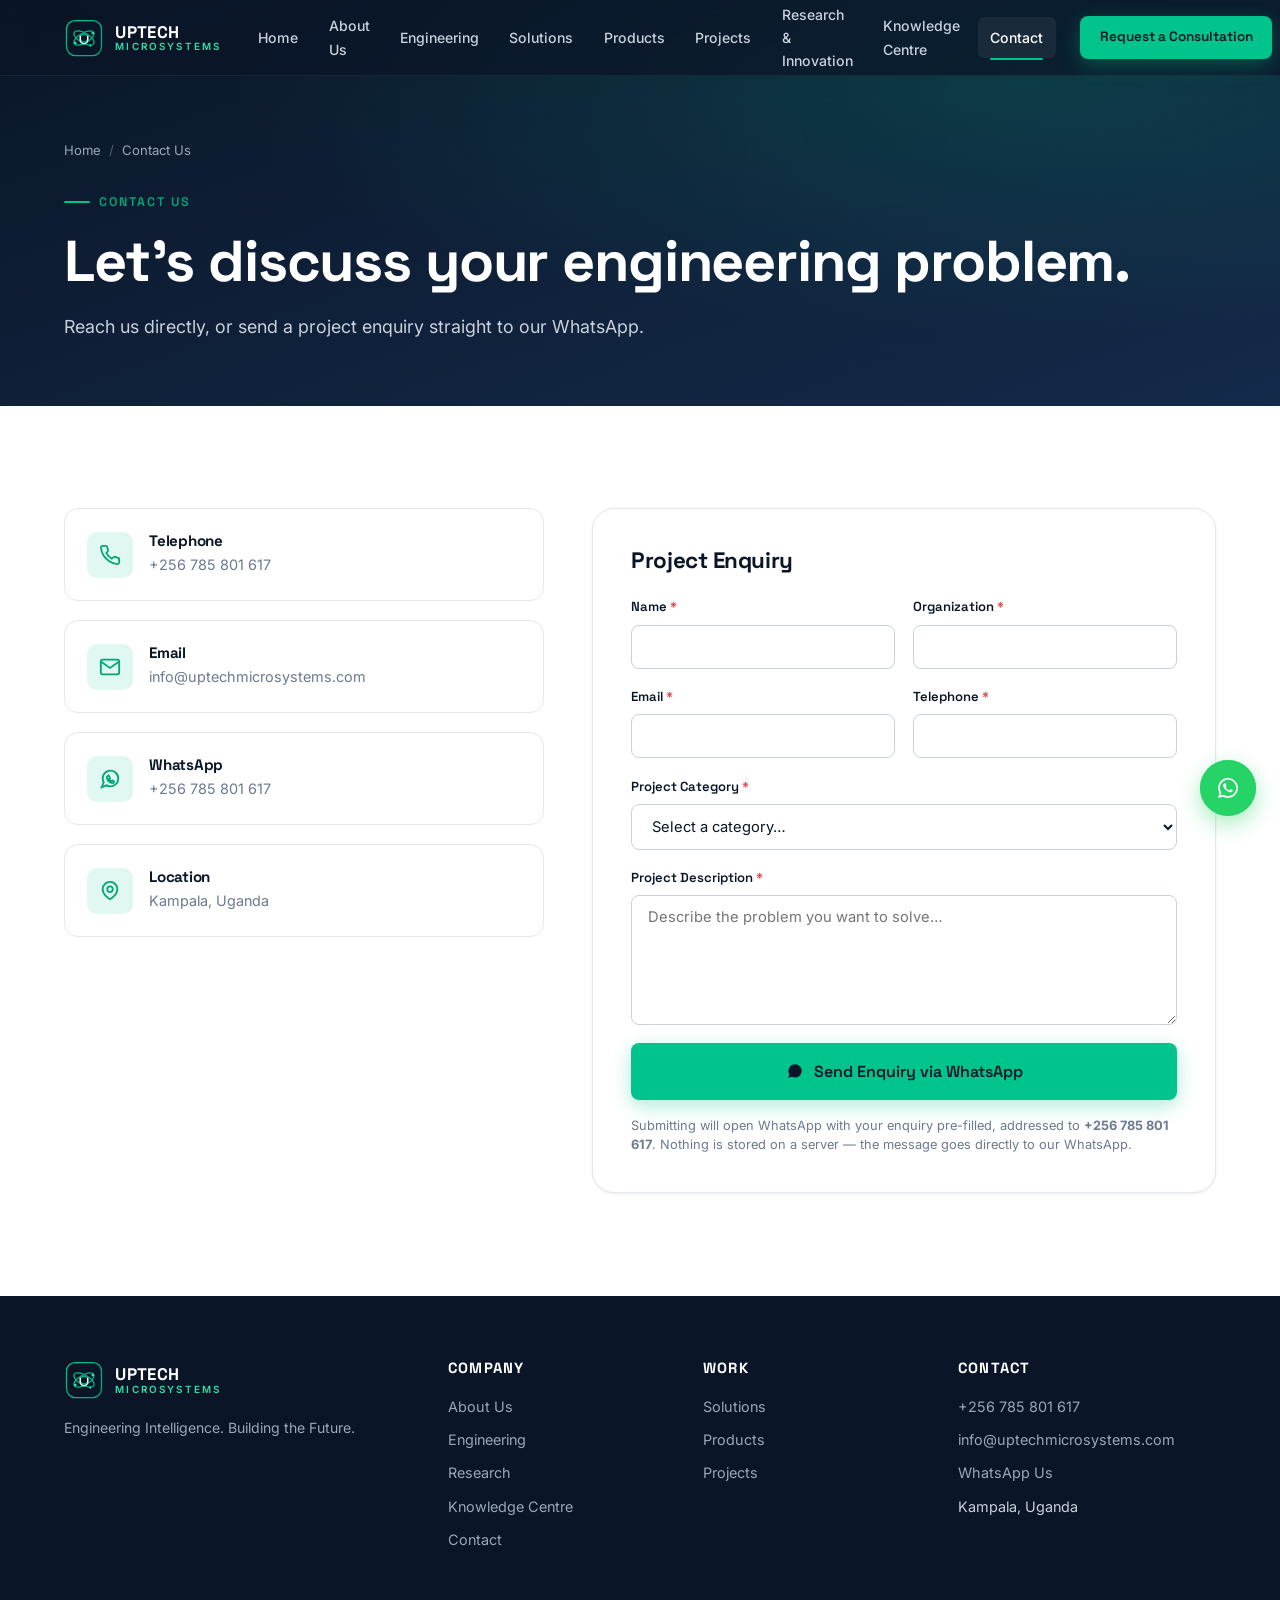
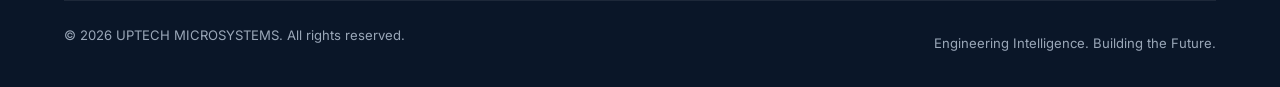
<file: ums/contact.html>
<!DOCTYPE html>
<html lang="en">
<head>
  <meta charset="UTF-8" />
  <meta name="viewport" content="width=device-width, initial-scale=1.0" />
  <title>Contact Us — UPTECH MICROSYSTEMS</title>
  <meta name="description" content="Contact UPTECH MICROSYSTEMS in Kampala, Uganda. Request a consultation, discuss a project, or reach us by phone, email or WhatsApp." />
  <meta name="theme-color" content="#0a1628" />
  <link rel="icon" href="images/favicon.svg" type="image/svg+xml" />
  <link rel="canonical" href="https://uptechmicrosystems.com/contact.html" />
  <meta property="og:title" content="Contact UPTECH MICROSYSTEMS" />
  <meta property="og:description" content="Request a consultation or discuss your engineering project." />
  <meta property="og:type" content="website" />
  <meta property="og:url" content="https://uptechmicrosystems.com/contact.html" />
  <link rel="preconnect" href="https://fonts.googleapis.com" />
  <link rel="preconnect" href="https://fonts.gstatic.com" crossorigin />
  <link href="https://fonts.googleapis.com/css2?family=Inter:wght@400;500;600;700&family=Space+Grotesk:wght@500;600;700&display=swap" rel="stylesheet" />
  <link rel="stylesheet" href="css/style.css" />
</head>
<body>
<header class="site-header" role="banner">
  <div class="nav-wrap">
    <a href="index.html" class="brand" aria-label="UPTECH MICROSYSTEMS home">
      <img class="brand__logo" src="images/logo.svg" alt="" width="40" height="40" />
      <span class="brand__text"><span class="brand__name">UPTECH</span><span class="brand__sub">Microsystems</span></span>
    </a>
    <nav class="nav-links" aria-label="Primary navigation">
      <a href="index.html">Home</a>
      <a href="about.html">About Us</a>
      <a href="engineering.html">Engineering</a>
      <a href="solutions.html">Solutions</a>
      <a href="products.html">Products</a>
      <a href="projects.html">Projects</a>
      <a href="research.html">Research &amp; Innovation</a>
      <a href="knowledge.html">Knowledge Centre</a>
      <a href="contact.html" class="active">Contact</a>
    </nav>
    <a href="contact.html" class="btn btn--primary btn--sm nav-cta">Request a Consultation</a>
    <button class="nav-toggle" aria-label="Open menu" aria-expanded="false" aria-controls="mobile-drawer"><span></span></button>
  </div>
</header>

<div class="mobile-drawer" id="mobile-drawer" aria-hidden="true">
  <a href="index.html">Home</a>
  <a href="about.html">About Us</a>
  <a href="engineering.html">Engineering</a>
  <a href="solutions.html">Solutions</a>
  <a href="products.html">Products</a>
  <a href="projects.html">Projects</a>
  <a href="research.html">Research &amp; Innovation</a>
  <a href="knowledge.html">Knowledge Centre</a>
  <a href="contact.html" class="active">Contact Us</a>
  <a href="contact.html" class="btn btn--primary">Request a Consultation</a>
</div>

<main>
<section class="page-hero">
  <div class="page-hero__bg" aria-hidden="true"></div>
  <div class="page-hero__grid" aria-hidden="true"></div>
  <div class="container">
    <nav class="breadcrumb" aria-label="Breadcrumb">
      <a href="index.html">Home</a><span class="sep">/</span><span>Contact Us</span>
    </nav>
    <span class="eyebrow">Contact Us</span>
    <h1>Let's discuss your engineering problem.</h1>
    <p class="lead">Reach us directly, or send a project enquiry straight to our WhatsApp.</p>
  </div>
</section>

<section class="section">
  <div class="container">
    <div class="contact-grid">

      <!-- ============ CONTACT INFO ============ -->
      <div class="contact-info reveal">
        <a class="contact-card" href="tel:+256785801617">
          <div class="contact-card__icon">
            <svg viewBox="0 0 24 24" fill="none" stroke="currentColor" stroke-width="2"><path d="M22 16.92v3a2 2 0 0 1-2.18 2 19.79 19.79 0 0 1-8.63-3.07 19.5 19.5 0 0 1-6-6 19.79 19.79 0 0 1-3.07-8.67A2 2 0 0 1 4.11 2h3a2 2 0 0 1 2 1.72c.12.9.34 1.78.66 2.62a2 2 0 0 1-.45 2.11L8 9.91a16 16 0 0 0 6 6l1.46-1.32a2 2 0 0 1 2.11-.45c.84.32 1.72.54 2.62.66A2 2 0 0 1 22 16.92z"/></svg>
          </div>
          <div>
            <h4>Telephone</h4>
            <p>+256 785 801 617</p>
          </div>
        </a>

        <a class="contact-card" href="mailto:info@uptechmicrosystems.com">
          <div class="contact-card__icon">
            <svg viewBox="0 0 24 24" fill="none" stroke="currentColor" stroke-width="2"><rect x="2" y="4" width="20" height="16" rx="2"/><path d="M22 6l-10 7L2 6"/></svg>
          </div>
          <div>
            <h4>Email</h4>
            <p>info@uptechmicrosystems.com</p>
          </div>
        </a>

        <a class="contact-card" href="https://wa.me/256785801617" target="_blank" rel="noopener">
          <div class="contact-card__icon">
            <svg viewBox="0 0 24 24" fill="none" stroke="currentColor" stroke-width="2"><path d="M21 11.5a8.5 8.5 0 0 1-12.6 7.4L3 21l2.1-5.4A8.5 8.5 0 1 1 21 11.5z"/><path d="M8.5 9.5c0 4 3 7 7 7l1-1.5-2-1.5-1 1a5 5 0 0 1-2.5-2.5l1-1L10.5 8z"/></svg>
          </div>
          <div>
            <h4>WhatsApp</h4>
            <p>+256 785 801 617</p>
          </div>
        </a>

        <div class="contact-card">
          <div class="contact-card__icon">
            <svg viewBox="0 0 24 24" fill="none" stroke="currentColor" stroke-width="2"><path d="M12 21s-8-4.5-8-11a8 8 0 0 1 16 0c0 6.5-8 11-8 11z"/><circle cx="12" cy="10" r="3"/></svg>
          </div>
          <div>
            <h4>Location</h4>
            <p>Kampala, Uganda</p>
          </div>
        </div>
      </div>

      <!-- ============ ENQUIRY FORM ============ -->
      <div class="form-card reveal">
        <h2 style="font-size:1.4rem;margin-bottom:1.4rem;">Project Enquiry</h2>
        <div class="form-success" role="status" aria-live="polite"></div>

        <form id="enquiry-form" novalidate>
          <div class="form-row">
            <div class="field">
              <label for="name">Name <span class="req">*</span></label>
              <input type="text" id="name" name="name" autocomplete="name" inputmode="text" enterkeyhint="next" maxlength="80" required />
              <span class="field__err"></span>
            </div>
            <div class="field">
              <label for="organization">Organization <span class="req">*</span></label>
              <input type="text" id="organization" name="organization" autocomplete="organization" inputmode="text" enterkeyhint="next" maxlength="120" required />
              <span class="field__err"></span>
            </div>
          </div>

          <div class="form-row">
            <div class="field">
              <label for="email">Email <span class="req">*</span></label>
              <input type="email" id="email" name="email" autocomplete="email" inputmode="email" enterkeyhint="next" maxlength="120" required />
              <span class="field__err"></span>
            </div>
            <div class="field">
              <label for="telephone">Telephone <span class="req">*</span></label>
              <input type="tel" id="telephone" name="telephone" autocomplete="tel" inputmode="tel" enterkeyhint="next" maxlength="30" required />
              <span class="field__err"></span>
            </div>
          </div>

          <div class="field">
            <label for="category">Project Category <span class="req">*</span></label>
            <select id="category" name="category" required>
              <option value="">Select a category…</option>
              <option>Software Engineering</option>
              <option>Artificial Intelligence</option>
              <option>Robotics &amp; Automation</option>
              <option>Embedded Systems &amp; Electronics</option>
              <option>IoT &amp; Connected Systems</option>
              <option>Computer Vision</option>
              <option>Database &amp; Enterprise Systems</option>
              <option>Agricultural Technology</option>
              <option>Systems Integration</option>
              <option>Other</option>
            </select>
            <span class="field__err"></span>
          </div>

          <div class="field">
            <label for="description">Project Description <span class="req">*</span></label>
            <textarea id="description" name="description" rows="5" enterkeyhint="done" maxlength="1500" required placeholder="Describe the problem you want to solve…"></textarea>
            <span class="field__err"></span>
          </div>

          <button type="submit" class="btn btn--primary btn--lg" style="width:100%;">
            <svg viewBox="0 0 24 24" fill="currentColor" aria-hidden="true" style="width:20px;height:20px;">
              <path d="M17.6 6.32A7.85 7.85 0 0 0 12.05 4a7.94 7.94 0 0 0-6.9 11.9L4 20l4.2-1.1a7.93 7.93 0 0 0 3.84.98h.01a7.94 7.94 0 0 0 5.55-13.56z"/>
            </svg>
            Send Enquiry via WhatsApp
          </button>

          <p class="form-note">
            Submitting will open WhatsApp with your enquiry pre-filled, addressed to
            <strong>+256 785 801 617</strong>. Nothing is stored on a server — the
            message goes directly to our WhatsApp.
          </p>
        </form>
      </div>

    </div>
  </div>
</section>
</main>

<footer class="site-footer">
  <div class="container">
    <div class="footer-grid">
      <div class="footer-brand">
        <a href="index.html" class="brand">
          <img class="brand__logo" src="images/logo.svg" alt="" width="40" height="40" />
          <span class="brand__text"><span class="brand__name">UPTECH</span><span class="brand__sub">Microsystems</span></span>
        </a>
        <p>Engineering Intelligence. Building the Future.</p>
      </div>
      <div class="footer-col">
        <h4>Company</h4>
        <ul>
          <li><a href="about.html">About Us</a></li>
          <li><a href="engineering.html">Engineering</a></li>
          <li><a href="research.html">Research</a></li>
          <li><a href="knowledge.html">Knowledge Centre</a></li>
          <li><a href="contact.html">Contact</a></li>
        </ul>
      </div>
      <div class="footer-col">
        <h4>Work</h4>
        <ul>
          <li><a href="solutions.html">Solutions</a></li>
          <li><a href="products.html">Products</a></li>
          <li><a href="projects.html">Projects</a></li>
        </ul>
      </div>
      <div class="footer-col">
        <h4>Contact</h4>
        <ul>
          <li><a href="tel:+256785801617">+256 785 801 617</a></li>
          <li><a href="mailto:info@uptechmicrosystems.com">info@uptechmicrosystems.com</a></li>
          <li><a href="https://wa.me/256785801617" target="_blank" rel="noopener">WhatsApp Us</a></li>
          <li>Kampala, Uganda</li>
        </ul>
      </div>
    </div>
    <div class="footer-bottom">
      <p>© <span data-year>2025</span> UPTECH MICROSYSTEMS. All rights reserved.</p>
      <p>Engineering Intelligence. Building the Future.</p>
    </div>
  </div>
</footer>

<!-- ================= FLOATING WHATSAPP BUTTON ================= -->
<a
  href="https://wa.me/256785801617?text=Hello%20UPTECH%20MICROSYSTEMS%2C%20I%20would%20like%20to%20discuss%20a%20project."
  class="wa-fab"
  target="_blank"
  rel="noopener"
  aria-label="Chat with UPTECH MICROSYSTEMS on WhatsApp"
  title="Chat with us on WhatsApp"
>
  <svg viewBox="0 0 24 24" fill="currentColor" aria-hidden="true">
    <path d="M17.6 6.32A7.85 7.85 0 0 0 12.05 4a7.94 7.94 0 0 0-6.9 11.9L4 20l4.2-1.1a7.93 7.93 0 0 0 3.84.98h.01a7.94 7.94 0 0 0 5.55-13.56zm-5.55 12.18a6.6 6.6 0 0 1-3.36-.92l-.24-.14-2.5.65.67-2.43-.16-.25a6.6 6.6 0 1 1 5.59 3.09zm3.62-4.94c-.2-.1-1.17-.58-1.35-.64-.18-.07-.31-.1-.44.1-.13.2-.5.64-.62.77-.11.13-.23.14-.43.05-.2-.1-.84-.31-1.6-.99-.59-.53-.99-1.18-1.1-1.38-.12-.2-.01-.31.09-.41.09-.09.2-.23.3-.35.1-.12.13-.2.2-.34.07-.13.03-.25-.02-.35-.05-.1-.44-1.06-.6-1.45-.16-.38-.32-.33-.44-.33-.11 0-.24-.02-.37-.02a.7.7 0 0 0-.51.24 2.16 2.16 0 0 0-.67 1.6c0 .94.68 1.85.78 1.98.1.13 1.34 2.05 3.25 2.87.45.2.81.31 1.09.4.46.15.87.13 1.2.08.37-.06 1.14-.47 1.3-.92.16-.45.16-.84.11-.92-.05-.08-.18-.13-.38-.23z"/>
  </svg>
</a>

<a href="#top" class="back-top" aria-label="Back to top">
  <svg viewBox="0 0 24 24" fill="none" stroke="currentColor" stroke-width="2.5" stroke-linecap="round" stroke-linejoin="round"><path d="M18 15l-6-6-6 6"/></svg>
</a>

<script src="js/main.js"></script>
</body>
</html>
</file>
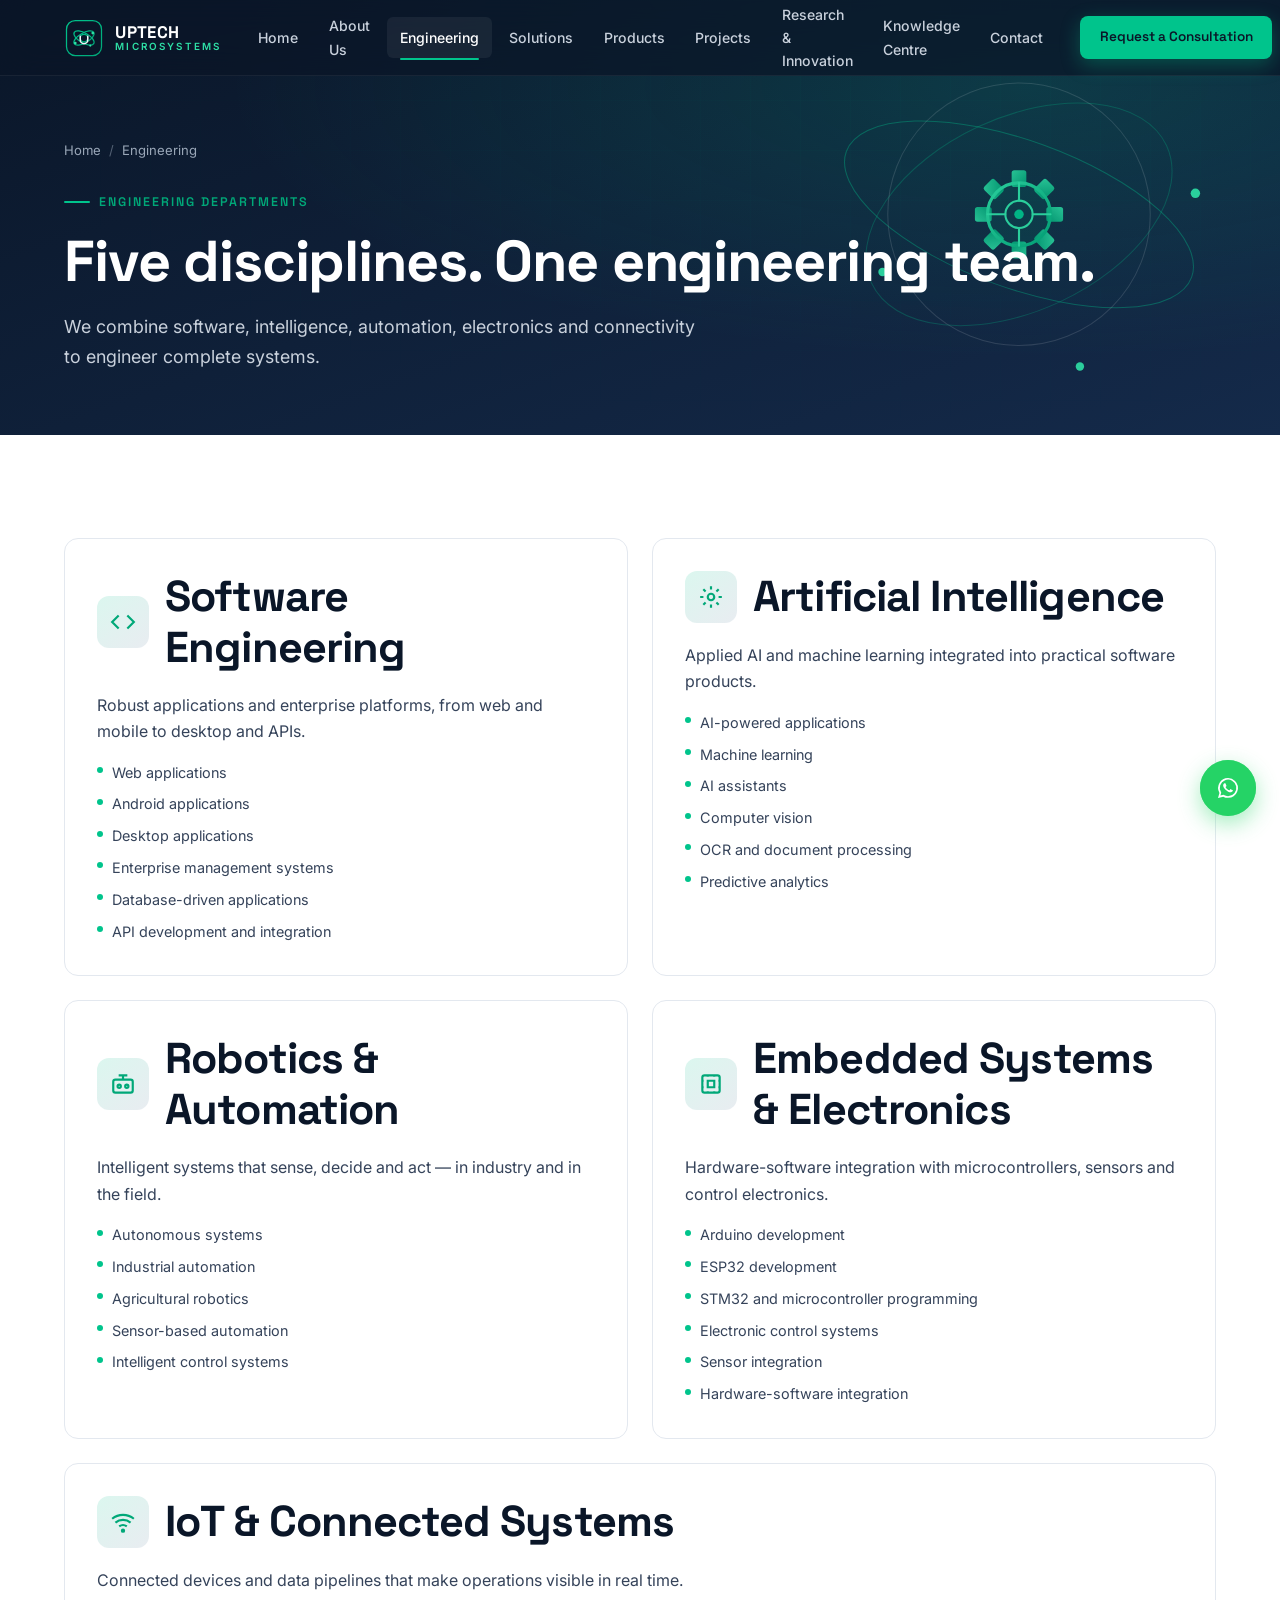
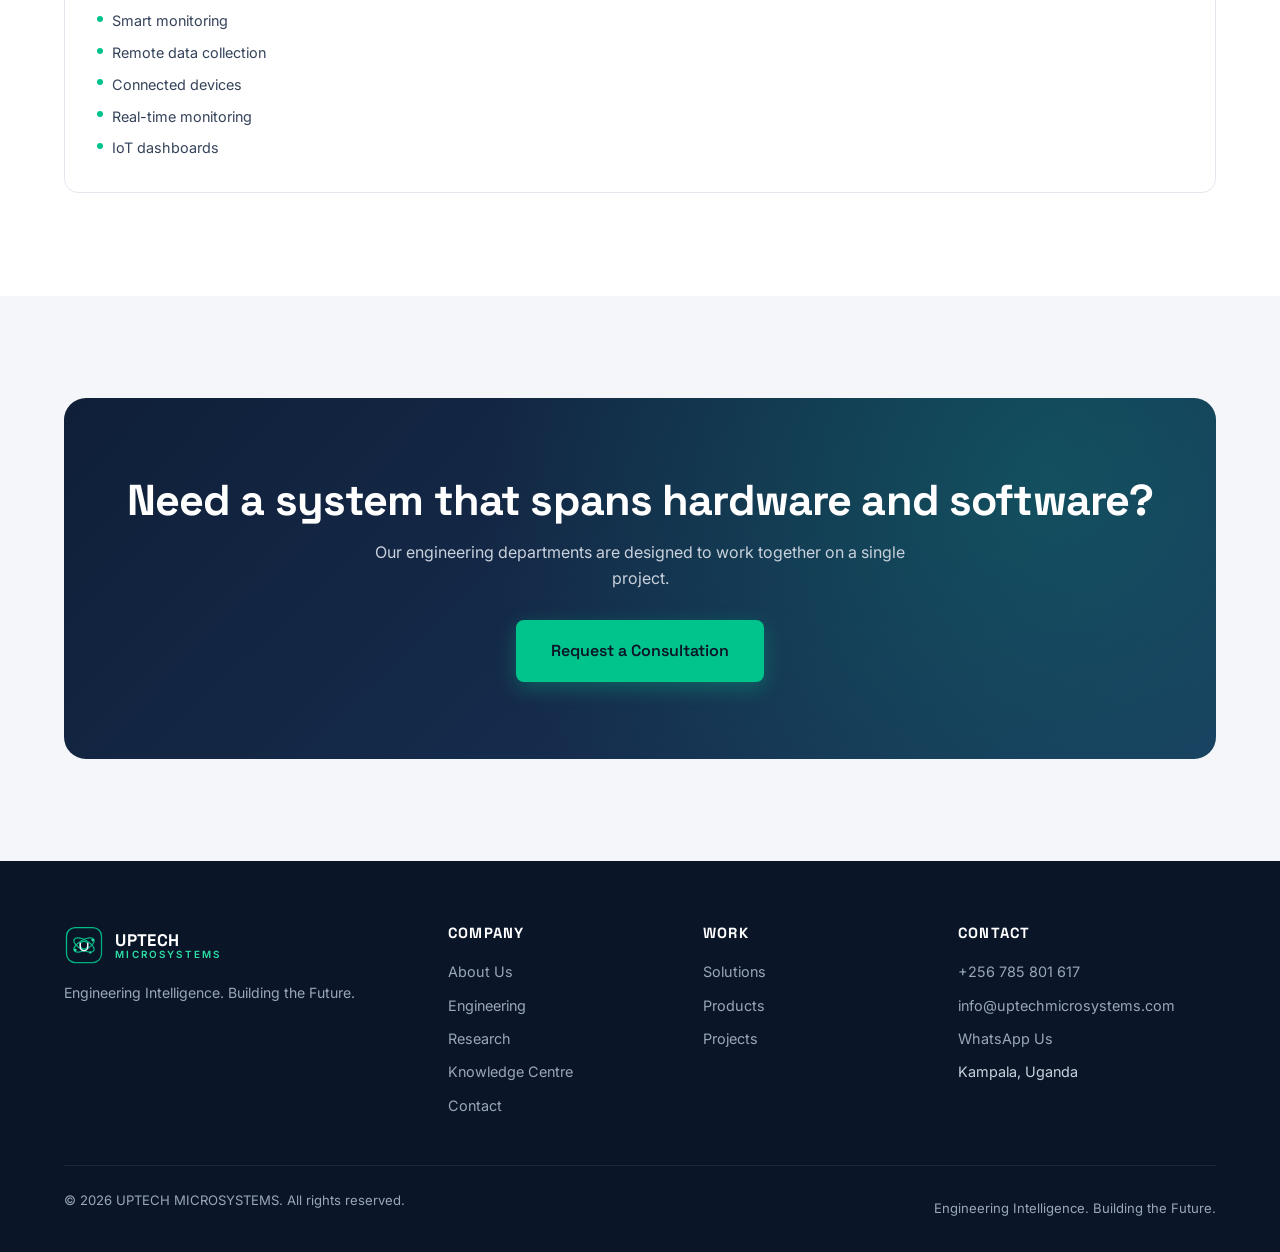
<file: ums/engineering.html>
<!DOCTYPE html>
<html lang="en">
<head>
  <meta charset="UTF-8" />
  <meta name="viewport" content="width=device-width, initial-scale=1.0" />
  <title>Engineering — UPTECH MICROSYSTEMS</title>
  <meta name="description" content="UPTECH MICROSYSTEMS engineering departments: software engineering, artificial intelligence, robotics & automation, embedded systems & electronics, and IoT & connected systems." />
  <meta name="theme-color" content="#0a1628" />
  <link rel="icon" href="images/favicon.svg" type="image/svg+xml" />
  <link rel="canonical" href="https://uptechmicrosystems.com/engineering.html" />
  <meta property="og:title" content="Engineering — UPTECH MICROSYSTEMS" />
  <meta property="og:description" content="Full-stack engineering across software, AI, robotics, embedded systems and IoT." />
  <meta property="og:type" content="website" />
  <meta property="og:url" content="https://uptechmicrosystems.com/engineering.html" />
  <link rel="preconnect" href="https://fonts.googleapis.com" />
  <link rel="preconnect" href="https://fonts.gstatic.com" crossorigin />
  <link href="https://fonts.googleapis.com/css2?family=Inter:wght@400;500;600;700&family=Space+Grotesk:wght@500;600;700&display=swap" rel="stylesheet" />
  <link rel="stylesheet" href="css/style.css" />
</head>
<body>
<header class="site-header" role="banner">
  <div class="nav-wrap">
    <a href="index.html" class="brand" aria-label="UPTECH MICROSYSTEMS home">
      <img class="brand__logo" src="images/logo.svg" alt="" width="40" height="40" />
      <span class="brand__text"><span class="brand__name">UPTECH</span><span class="brand__sub">Microsystems</span></span>
    </a>
    <nav class="nav-links" aria-label="Primary navigation">
      <a href="index.html">Home</a>
      <a href="about.html">About Us</a>
      <a href="engineering.html" class="active">Engineering</a>
      <a href="solutions.html">Solutions</a>
      <a href="products.html">Products</a>
      <a href="projects.html">Projects</a>
      <a href="research.html">Research &amp; Innovation</a>
      <a href="knowledge.html">Knowledge Centre</a>
      <a href="contact.html">Contact</a>
    </nav>
    <a href="contact.html" class="btn btn--primary btn--sm nav-cta">Request a Consultation</a>
    <button class="nav-toggle" aria-label="Open menu" aria-expanded="false" aria-controls="mobile-drawer"><span></span></button>
  </div>
</header>

<div class="mobile-drawer" id="mobile-drawer" aria-hidden="true">
  <a href="index.html">Home</a>
  <a href="about.html">About Us</a>
  <a href="engineering.html" class="active">Engineering</a>
  <a href="solutions.html">Solutions</a>
  <a href="products.html">Products</a>
  <a href="projects.html">Projects</a>
  <a href="research.html">Research &amp; Innovation</a>
  <a href="knowledge.html">Knowledge Centre</a>
  <a href="contact.html">Contact Us</a>
  <a href="contact.html" class="btn btn--primary">Request a Consultation</a>
</div>

<main>
<!-- ================= PAGE HERO with rotating gear + atomic orbit ================= -->
<section class="page-hero">
  <div class="page-hero__bg" aria-hidden="true"></div>
  <div class="page-hero__grid" aria-hidden="true"></div>

  <!-- Decorative SVG: gear in atomic orbit -->
  <div class="gear-orbit" aria-hidden="true">
    <svg viewBox="0 0 400 400" fill="none">
      <defs>
        <linearGradient id="gearGrad" x1="0" y1="0" x2="1" y2="1">
          <stop offset="0" stop-color="#2ee0a6"/>
          <stop offset="1" stop-color="#00a878"/>
        </linearGradient>
      </defs>

      <!-- Atomic orbit rings -->
      <g class="orbit-ring" stroke="rgba(0,196,140,0.40)" stroke-width="1" fill="none">
        <ellipse cx="200" cy="200" rx="175" ry="70" transform="rotate(20 200 200)"/>
      </g>
      <g class="orbit-ring orbit-ring--2" stroke="rgba(0,196,140,0.28)" stroke-width="1" fill="none">
        <ellipse cx="200" cy="200" rx="155" ry="92" transform="rotate(-25 200 200)"/>
      </g>
      <g class="orbit-ring orbit-ring--3" stroke="rgba(255,255,255,0.14)" stroke-width="1" fill="none">
        <circle cx="200" cy="200" r="125"/>
      </g>

      <!-- Electrons on the orbits -->
      <circle class="electron" cx="368" cy="180" r="4.5" fill="#2ee0a6"/>
      <circle class="electron" cx="70"  cy="255" r="4"   fill="#2ee0a6" style="animation-delay:1s"/>
      <circle class="electron" cx="258" cy="345" r="4"   fill="#2ee0a6" style="animation-delay:2s"/>

      <!-- Rotating gear at the centre -->
      <g transform="translate(200 200)">
        <g class="gear-rotate">
          <!-- Gear teeth (8 around the ring) -->
          <g fill="url(#gearGrad)" opacity="0.92">
            <rect x="-7" y="-42" width="14" height="16" rx="2.5"/>
            <rect x="-7" y="-42" width="14" height="16" rx="2.5" transform="rotate(45)"/>
            <rect x="-7" y="-42" width="14" height="16" rx="2.5" transform="rotate(90)"/>
            <rect x="-7" y="-42" width="14" height="16" rx="2.5" transform="rotate(135)"/>
            <rect x="-7" y="-42" width="14" height="16" rx="2.5" transform="rotate(180)"/>
            <rect x="-7" y="-42" width="14" height="16" rx="2.5" transform="rotate(225)"/>
            <rect x="-7" y="-42" width="14" height="16" rx="2.5" transform="rotate(270)"/>
            <rect x="-7" y="-42" width="14" height="16" rx="2.5" transform="rotate(315)"/>
          </g>
          <!-- Gear outer ring -->
          <circle r="30" fill="rgba(0,196,140,0.08)" stroke="url(#gearGrad)" stroke-width="3"/>
          <!-- Inner hub ring -->
          <circle r="13" fill="none" stroke="#2ee0a6" stroke-width="2"/>
          <!-- Hub spokes -->
          <g stroke="#2ee0a6" stroke-width="2" stroke-linecap="round">
            <line x1="-13" y1="0" x2="-30" y2="0"/>
            <line x1="13" y1="0"  x2="30" y2="0"/>
            <line x1="0" y1="-13" x2="0" y2="-30"/>
            <line x1="0" y1="13"  x2="0" y2="30"/>
          </g>
          <!-- Centre dot -->
          <circle r="4.5" fill="#00c48c"/>
        </g>
      </g>
    </svg>
  </div>

  <div class="container">
    <nav class="breadcrumb" aria-label="Breadcrumb">
      <a href="index.html">Home</a><span class="sep">/</span><span>Engineering</span>
    </nav>
    <span class="eyebrow">Engineering Departments</span>
    <h1>Five disciplines. One engineering team.</h1>
    <p class="lead">We combine software, intelligence, automation, electronics and connectivity to engineer complete systems.</p>
  </div>
</section>

<section class="section">
  <div class="container">
    <div class="grid grid-2">
      <article class="dept-card reveal">
        <div class="dept-card__head">
          <div class="dept-card__icon"><svg viewBox="0 0 24 24" fill="none" stroke="currentColor" stroke-width="2"><polyline points="16 18 22 12 16 6"/><polyline points="8 6 2 12 8 18"/></svg></div>
          <h2>Software Engineering</h2>
        </div>
        <p>Robust applications and enterprise platforms, from web and mobile to desktop and APIs.</p>
        <ul>
          <li>Web applications</li>
          <li>Android applications</li>
          <li>Desktop applications</li>
          <li>Enterprise management systems</li>
          <li>Database-driven applications</li>
          <li>API development and integration</li>
        </ul>
      </article>

      <article class="dept-card reveal">
        <div class="dept-card__head">
          <div class="dept-card__icon"><svg viewBox="0 0 24 24" fill="none" stroke="currentColor" stroke-width="2"><circle cx="12" cy="12" r="3"/><path d="M12 2v3M12 19v3M2 12h3M19 12h3M4.9 4.9l2.1 2.1M17 17l2.1 2.1M4.9 19.1l2.1-2.1M17 7l2.1-2.1"/></svg></div>
          <h2>Artificial Intelligence</h2>
        </div>
        <p>Applied AI and machine learning integrated into practical software products.</p>
        <ul>
          <li>AI-powered applications</li>
          <li>Machine learning</li>
          <li>AI assistants</li>
          <li>Computer vision</li>
          <li>OCR and document processing</li>
          <li>Predictive analytics</li>
        </ul>
      </article>

      <article class="dept-card reveal">
        <div class="dept-card__head">
          <div class="dept-card__icon"><svg viewBox="0 0 24 24" fill="none" stroke="currentColor" stroke-width="2"><rect x="3" y="8" width="18" height="12" rx="2"/><circle cx="8.5" cy="14" r="1.5"/><circle cx="15.5" cy="14" r="1.5"/><path d="M12 8V4M8 4h8"/></svg></div>
          <h2>Robotics &amp; Automation</h2>
        </div>
        <p>Intelligent systems that sense, decide and act — in industry and in the field.</p>
        <ul>
          <li>Autonomous systems</li>
          <li>Industrial automation</li>
          <li>Agricultural robotics</li>
          <li>Sensor-based automation</li>
          <li>Intelligent control systems</li>
        </ul>
      </article>

      <article class="dept-card reveal">
        <div class="dept-card__head">
          <div class="dept-card__icon"><svg viewBox="0 0 24 24" fill="none" stroke="currentColor" stroke-width="2"><rect x="4" y="4" width="16" height="16" rx="2"/><path d="M9 9h6v6H9z"/><path d="M4 9h1M4 15h1M19 9h1M19 15h1M9 4v1M15 4v1M9 19v1M15 19v1"/></svg></div>
          <h2>Embedded Systems &amp; Electronics</h2>
        </div>
        <p>Hardware-software integration with microcontrollers, sensors and control electronics.</p>
        <ul>
          <li>Arduino development</li>
          <li>ESP32 development</li>
          <li>STM32 and microcontroller programming</li>
          <li>Electronic control systems</li>
          <li>Sensor integration</li>
          <li>Hardware-software integration</li>
        </ul>
      </article>

      <article class="dept-card reveal" style="grid-column: 1 / -1;">
        <div class="dept-card__head">
          <div class="dept-card__icon"><svg viewBox="0 0 24 24" fill="none" stroke="currentColor" stroke-width="2"><path d="M5 12.55a11 11 0 0 1 14 0"/><path d="M8.5 16.03a6 6 0 0 1 7 0"/><circle cx="12" cy="20" r="1"/><path d="M2 9a16 16 0 0 1 20 0"/></svg></div>
          <h2>IoT &amp; Connected Systems</h2>
        </div>
        <p>Connected devices and data pipelines that make operations visible in real time.</p>
        <ul>
          <li>Smart monitoring</li>
          <li>Remote data collection</li>
          <li>Connected devices</li>
          <li>Real-time monitoring</li>
          <li>IoT dashboards</li>
        </ul>
      </article>
    </div>
  </div>
</section>

<section class="section section--silver">
  <div class="container">
    <div class="cta-band reveal">
      <h2>Need a system that spans hardware and software?</h2>
      <p>Our engineering departments are designed to work together on a single project.</p>
      <div class="cta-band__actions">
        <a href="contact.html" class="btn btn--primary btn--lg">Request a Consultation</a>
      </div>
    </div>
  </div>
</section>
</main>

<footer class="site-footer">
  <div class="container">
    <div class="footer-grid">
      <div class="footer-brand">
        <a href="index.html" class="brand">
          <img class="brand__logo" src="images/logo.svg" alt="" width="40" height="40" />
          <span class="brand__text"><span class="brand__name">UPTECH</span><span class="brand__sub">Microsystems</span></span>
        </a>
        <p>Engineering Intelligence. Building the Future.</p>
      </div>
      <div class="footer-col">
        <h4>Company</h4>
        <ul>
          <li><a href="about.html">About Us</a></li>
          <li><a href="engineering.html">Engineering</a></li>
          <li><a href="research.html">Research</a></li>
          <li><a href="knowledge.html">Knowledge Centre</a></li>
          <li><a href="contact.html">Contact</a></li>
        </ul>
      </div>
      <div class="footer-col">
        <h4>Work</h4>
        <ul>
          <li><a href="solutions.html">Solutions</a></li>
          <li><a href="products.html">Products</a></li>
          <li><a href="projects.html">Projects</a></li>
        </ul>
      </div>
      <div class="footer-col">
        <h4>Contact</h4>
        <ul>
          <li><a href="tel:+256785801617">+256 785 801 617</a></li>
          <li><a href="mailto:info@uptechmicrosystems.com">info@uptechmicrosystems.com</a></li>
          <li><a href="https://wa.me/256785801617" target="_blank" rel="noopener">WhatsApp Us</a></li>
          <li>Kampala, Uganda</li>
        </ul>
      </div>
    </div>
    <div class="footer-bottom">
      <p>© <span data-year>2025</span> UPTECH MICROSYSTEMS. All rights reserved.</p>
      <p>Engineering Intelligence. Building the Future.</p>
    </div>
  </div>
</footer>

<!-- ================= FLOATING WHATSAPP BUTTON ================= -->
<a
  href="https://wa.me/256785801617?text=Hello%20UPTECH%20MICROSYSTEMS%2C%20I%20would%20like%20to%20discuss%20a%20project."
  class="wa-fab"
  target="_blank"
  rel="noopener"
  aria-label="Chat with UPTECH MICROSYSTEMS on WhatsApp"
  title="Chat with us on WhatsApp"
>
  <svg viewBox="0 0 24 24" fill="currentColor" aria-hidden="true">
    <path d="M17.6 6.32A7.85 7.85 0 0 0 12.05 4a7.94 7.94 0 0 0-6.9 11.9L4 20l4.2-1.1a7.93 7.93 0 0 0 3.84.98h.01a7.94 7.94 0 0 0 5.55-13.56zm-5.55 12.18a6.6 6.6 0 0 1-3.36-.92l-.24-.14-2.5.65.67-2.43-.16-.25a6.6 6.6 0 1 1 5.59 3.09zm3.62-4.94c-.2-.1-1.17-.58-1.35-.64-.18-.07-.31-.1-.44.1-.13.2-.5.64-.62.77-.11.13-.23.14-.43.05-.2-.1-.84-.31-1.6-.99-.59-.53-.99-1.18-1.1-1.38-.12-.2-.01-.31.09-.41.09-.09.2-.23.3-.35.1-.12.13-.2.2-.34.07-.13.03-.25-.02-.35-.05-.1-.44-1.06-.6-1.45-.16-.38-.32-.33-.44-.33-.11 0-.24-.02-.37-.02a.7.7 0 0 0-.51.24 2.16 2.16 0 0 0-.67 1.6c0 .94.68 1.85.78 1.98.1.13 1.34 2.05 3.25 2.87.45.2.81.31 1.09.4.46.15.87.13 1.2.08.37-.06 1.14-.47 1.3-.92.16-.45.16-.84.11-.92-.05-.08-.18-.13-.38-.23z"/>
  </svg>
</a>

<a href="#top" class="back-top" aria-label="Back to top">
  <svg viewBox="0 0 24 24" fill="none" stroke="currentColor" stroke-width="2.5" stroke-linecap="round" stroke-linejoin="round"><path d="M18 15l-6-6-6 6"/></svg>
</a>

<script src="js/main.js"></script>
</body>
</html>
</file>
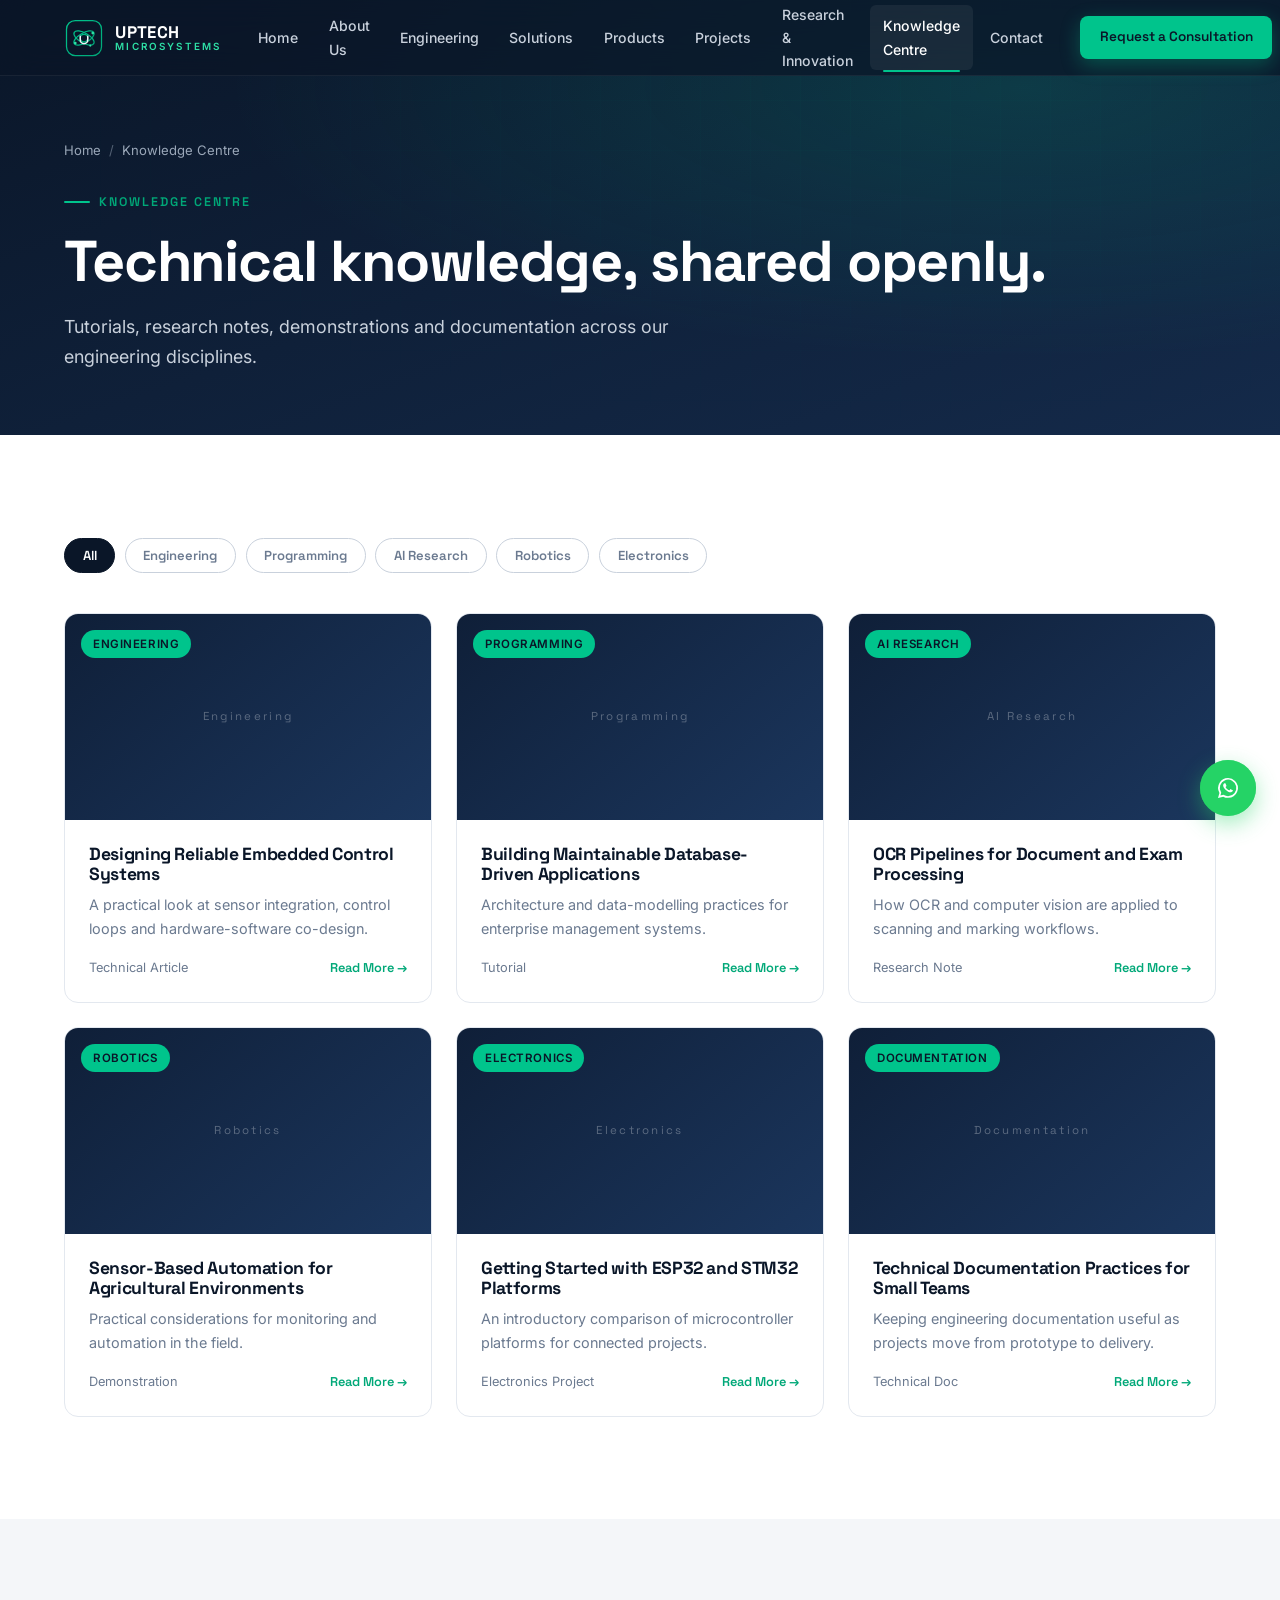
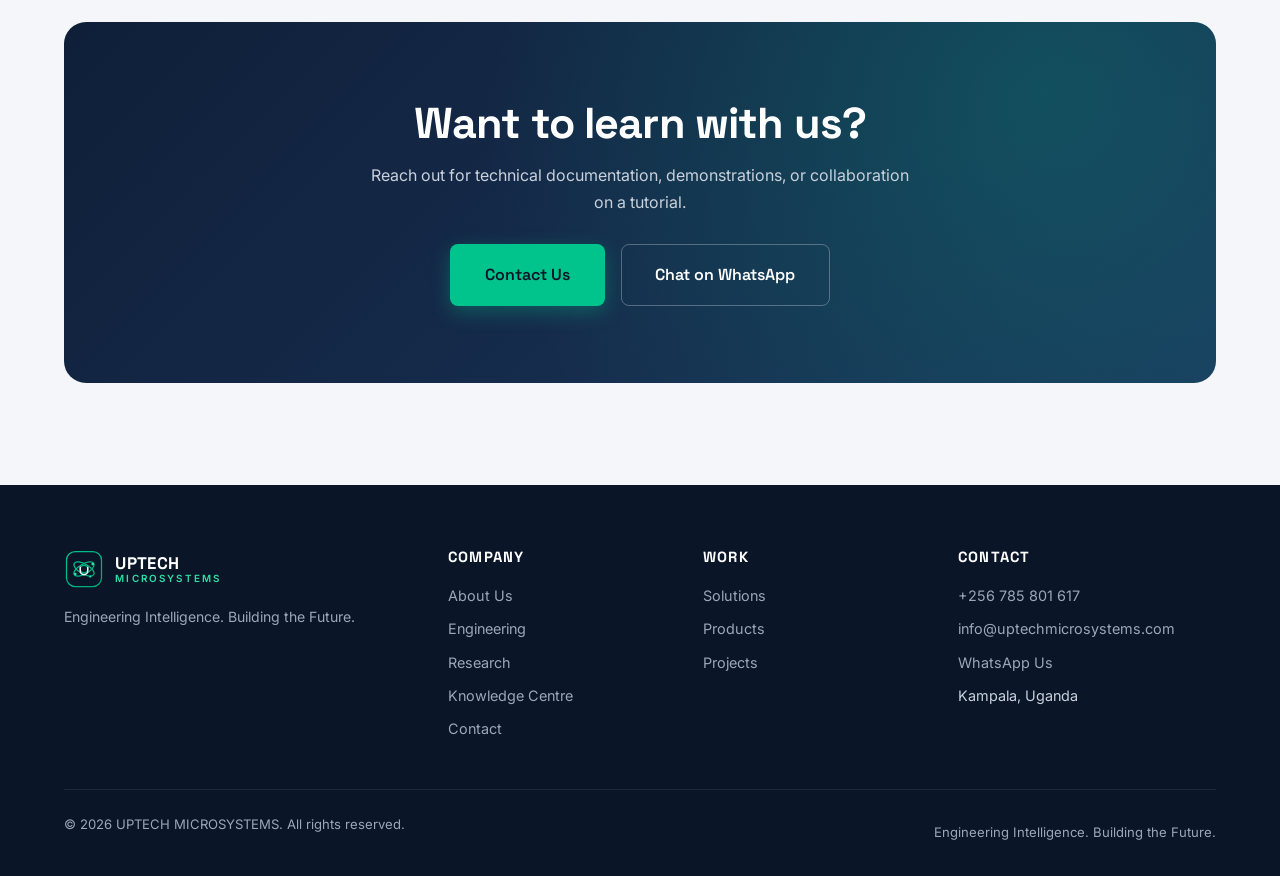
<file: ums/knowledge.html>
<!DOCTYPE html>
<html lang="en">
<head>
  <meta charset="UTF-8" />
  <meta name="viewport" content="width=device-width, initial-scale=1.0" />
  <title>Knowledge Centre — UPTECH MICROSYSTEMS</title>
  <meta name="description" content="Technical knowledge sharing from UPTECH MICROSYSTEMS: engineering tutorials, programming tutorials, AI research articles, robotics demonstrations, electronics projects and technical documentation." />
  <meta name="theme-color" content="#0a1628" />
  <link rel="icon" href="images/favicon.svg" type="image/svg+xml" />
  <link rel="canonical" href="https://uptechmicrosystems.com/knowledge.html" />
  <meta property="og:title" content="Knowledge Centre — UPTECH MICROSYSTEMS" />
  <meta property="og:description" content="Engineering tutorials, AI research articles, robotics demonstrations and electronics projects." />
  <meta property="og:type" content="website" />
  <meta property="og:url" content="https://uptechmicrosystems.com/knowledge.html" />
  <link rel="preconnect" href="https://fonts.googleapis.com" />
  <link rel="preconnect" href="https://fonts.gstatic.com" crossorigin />
  <link href="https://fonts.googleapis.com/css2?family=Inter:wght@400;500;600;700&family=Space+Grotesk:wght@500;600;700&display=swap" rel="stylesheet" />
  <link rel="stylesheet" href="css/style.css" />
</head>
<body>
<header class="site-header" role="banner">
  <div class="nav-wrap">
    <a href="index.html" class="brand" aria-label="UPTECH MICROSYSTEMS home">
      <img class="brand__logo" src="images/logo.svg" alt="" width="40" height="40" />
      <span class="brand__text"><span class="brand__name">UPTECH</span><span class="brand__sub">Microsystems</span></span>
    </a>
    <nav class="nav-links" aria-label="Primary navigation">
      <a href="index.html">Home</a>
      <a href="about.html">About Us</a>
      <a href="engineering.html">Engineering</a>
      <a href="solutions.html">Solutions</a>
      <a href="products.html">Products</a>
      <a href="projects.html">Projects</a>
      <a href="research.html">Research &amp; Innovation</a>
      <a href="knowledge.html" class="active">Knowledge Centre</a>
      <a href="contact.html">Contact</a>
    </nav>
    <a href="contact.html" class="btn btn--primary btn--sm nav-cta">Request a Consultation</a>
    <button class="nav-toggle" aria-label="Open menu" aria-expanded="false" aria-controls="mobile-drawer"><span></span></button>
  </div>
</header>

<div class="mobile-drawer" id="mobile-drawer" aria-hidden="true">
  <a href="index.html">Home</a>
  <a href="about.html">About Us</a>
  <a href="engineering.html">Engineering</a>
  <a href="solutions.html">Solutions</a>
  <a href="products.html">Products</a>
  <a href="projects.html">Projects</a>
  <a href="research.html">Research &amp; Innovation</a>
  <a href="knowledge.html" class="active">Knowledge Centre</a>
  <a href="contact.html">Contact Us</a>
  <a href="contact.html" class="btn btn--primary">Request a Consultation</a>
</div>

<main>
<section class="page-hero">
  <div class="page-hero__bg" aria-hidden="true"></div>
  <div class="page-hero__grid" aria-hidden="true"></div>
  <div class="container">
    <nav class="breadcrumb" aria-label="Breadcrumb">
      <a href="index.html">Home</a><span class="sep">/</span><span>Knowledge Centre</span>
    </nav>
    <span class="eyebrow">Knowledge Centre</span>
    <h1>Technical knowledge, shared openly.</h1>
    <p class="lead">Tutorials, research notes, demonstrations and documentation across our engineering disciplines.</p>
  </div>
</section>

<section class="section">
  <div class="container">
    <div class="filter-bar" role="group" aria-label="Filter articles">
      <button class="filter-chip active" data-filter="all" aria-pressed="true">All</button>
      <button class="filter-chip" data-filter="engineering" aria-pressed="false">Engineering</button>
      <button class="filter-chip" data-filter="programming" aria-pressed="false">Programming</button>
      <button class="filter-chip" data-filter="ai" aria-pressed="false">AI Research</button>
      <button class="filter-chip" data-filter="robotics" aria-pressed="false">Robotics</button>
      <button class="filter-chip" data-filter="electronics" aria-pressed="false">Electronics</button>
    </div>

    <div class="grid grid-3">

      <article class="article-card reveal" data-project-category="engineering">
        <div class="article-card__media">
          <span class="ph">Engineering</span>
          <span class="article-card__cat">Engineering</span>
        </div>
        <div class="article-card__body">
          <h3>Designing Reliable Embedded Control Systems</h3>
          <p>A practical look at sensor integration, control loops and hardware-software co-design.</p>
          <div class="article-card__foot">
            <span>Technical Article</span>
            <a class="read" href="#">Read More →</a>
          </div>
        </div>
      </article>

      <article class="article-card reveal" data-project-category="programming">
        <div class="article-card__media">
          <span class="ph">Programming</span>
          <span class="article-card__cat">Programming</span>
        </div>
        <div class="article-card__body">
          <h3>Building Maintainable Database-Driven Applications</h3>
          <p>Architecture and data-modelling practices for enterprise management systems.</p>
          <div class="article-card__foot">
            <span>Tutorial</span>
            <a class="read" href="#">Read More →</a>
          </div>
        </div>
      </article>

      <article class="article-card reveal" data-project-category="ai">
        <div class="article-card__media">
          <span class="ph">AI Research</span>
          <span class="article-card__cat">AI Research</span>
        </div>
        <div class="article-card__body">
          <h3>OCR Pipelines for Document and Exam Processing</h3>
          <p>How OCR and computer vision are applied to scanning and marking workflows.</p>
          <div class="article-card__foot">
            <span>Research Note</span>
            <a class="read" href="#">Read More →</a>
          </div>
        </div>
      </article>

      <article class="article-card reveal" data-project-category="robotics">
        <div class="article-card__media">
          <span class="ph">Robotics</span>
          <span class="article-card__cat">Robotics</span>
        </div>
        <div class="article-card__body">
          <h3>Sensor-Based Automation for Agricultural Environments</h3>
          <p>Practical considerations for monitoring and automation in the field.</p>
          <div class="article-card__foot">
            <span>Demonstration</span>
            <a class="read" href="#">Read More →</a>
          </div>
        </div>
      </article>

      <article class="article-card reveal" data-project-category="electronics">
        <div class="article-card__media">
          <span class="ph">Electronics</span>
          <span class="article-card__cat">Electronics</span>
        </div>
        <div class="article-card__body">
          <h3>Getting Started with ESP32 and STM32 Platforms</h3>
          <p>An introductory comparison of microcontroller platforms for connected projects.</p>
          <div class="article-card__foot">
            <span>Electronics Project</span>
            <a class="read" href="#">Read More →</a>
          </div>
        </div>
      </article>

      <article class="article-card reveal" data-project-category="ai">
        <div class="article-card__media">
          <span class="ph">Documentation</span>
          <span class="article-card__cat">Documentation</span>
        </div>
        <div class="article-card__body">
          <h3>Technical Documentation Practices for Small Teams</h3>
          <p>Keeping engineering documentation useful as projects move from prototype to delivery.</p>
          <div class="article-card__foot">
            <span>Technical Doc</span>
            <a class="read" href="#">Read More →</a>
          </div>
        </div>
      </article>

    </div>
  </div>
</section>

<section class="section section--silver">
  <div class="container">
    <div class="cta-band reveal">
      <h2>Want to learn with us?</h2>
      <p>Reach out for technical documentation, demonstrations, or collaboration on a tutorial.</p>
      <div class="cta-band__actions">
        <a href="contact.html" class="btn btn--primary btn--lg">Contact Us</a>
        <a href="https://wa.me/256785801617?text=Hello%20UPTECH%20MICROSYSTEMS%2C%20I%20would%20like%20to%20ask%20about%20your%20Knowledge%20Centre."
           class="btn btn--ghost-light btn--lg" target="_blank" rel="noopener">Chat on WhatsApp</a>
      </div>
    </div>
  </div>
</section>
</main>

<footer class="site-footer">
  <div class="container">
    <div class="footer-grid">
      <div class="footer-brand">
        <a href="index.html" class="brand">
          <img class="brand__logo" src="images/logo.svg" alt="" width="40" height="40" />
          <span class="brand__text"><span class="brand__name">UPTECH</span><span class="brand__sub">Microsystems</span></span>
        </a>
        <p>Engineering Intelligence. Building the Future.</p>
      </div>
      <div class="footer-col">
        <h4>Company</h4>
        <ul>
          <li><a href="about.html">About Us</a></li>
          <li><a href="engineering.html">Engineering</a></li>
          <li><a href="research.html">Research</a></li>
          <li><a href="knowledge.html">Knowledge Centre</a></li>
          <li><a href="contact.html">Contact</a></li>
        </ul>
      </div>
      <div class="footer-col">
        <h4>Work</h4>
        <ul>
          <li><a href="solutions.html">Solutions</a></li>
          <li><a href="products.html">Products</a></li>
          <li><a href="projects.html">Projects</a></li>
        </ul>
      </div>
      <div class="footer-col">
        <h4>Contact</h4>
        <ul>
          <li><a href="tel:+256785801617">+256 785 801 617</a></li>
          <li><a href="mailto:info@uptechmicrosystems.com">info@uptechmicrosystems.com</a></li>
          <li><a href="https://wa.me/256785801617" target="_blank" rel="noopener">WhatsApp Us</a></li>
          <li>Kampala, Uganda</li>
        </ul>
      </div>
    </div>
    <div class="footer-bottom">
      <p>© <span data-year>2025</span> UPTECH MICROSYSTEMS. All rights reserved.</p>
      <p>Engineering Intelligence. Building the Future.</p>
    </div>
  </div>
</footer>

<!-- ================= FLOATING WHATSAPP BUTTON ================= -->
<a
  href="https://wa.me/256785801617?text=Hello%20UPTECH%20MICROSYSTEMS%2C%20I%20would%20like%20to%20discuss%20a%20project."
  class="wa-fab"
  target="_blank"
  rel="noopener"
  aria-label="Chat with UPTECH MICROSYSTEMS on WhatsApp"
  title="Chat with us on WhatsApp"
>
  <svg viewBox="0 0 24 24" fill="currentColor" aria-hidden="true">
    <path d="M17.6 6.32A7.85 7.85 0 0 0 12.05 4a7.94 7.94 0 0 0-6.9 11.9L4 20l4.2-1.1a7.93 7.93 0 0 0 3.84.98h.01a7.94 7.94 0 0 0 5.55-13.56zm-5.55 12.18a6.6 6.6 0 0 1-3.36-.92l-.24-.14-2.5.65.67-2.43-.16-.25a6.6 6.6 0 1 1 5.59 3.09zm3.62-4.94c-.2-.1-1.17-.58-1.35-.64-.18-.07-.31-.1-.44.1-.13.2-.5.64-.62.77-.11.13-.23.14-.43.05-.2-.1-.84-.31-1.6-.99-.59-.53-.99-1.18-1.1-1.38-.12-.2-.01-.31.09-.41.09-.09.2-.23.3-.35.1-.12.13-.2.2-.34.07-.13.03-.25-.02-.35-.05-.1-.44-1.06-.6-1.45-.16-.38-.32-.33-.44-.33-.11 0-.24-.02-.37-.02a.7.7 0 0 0-.51.24 2.16 2.16 0 0 0-.67 1.6c0 .94.68 1.85.78 1.98.1.13 1.34 2.05 3.25 2.87.45.2.81.31 1.09.4.46.15.87.13 1.2.08.37-.06 1.14-.47 1.3-.92.16-.45.16-.84.11-.92-.05-.08-.18-.13-.38-.23z"/>
  </svg>
</a>

<a href="#top" class="back-top" aria-label="Back to top">
  <svg viewBox="0 0 24 24" fill="none" stroke="currentColor" stroke-width="2.5" stroke-linecap="round" stroke-linejoin="round"><path d="M18 15l-6-6-6 6"/></svg>
</a>

<script src="js/main.js"></script>
</body>
</html>
</file>
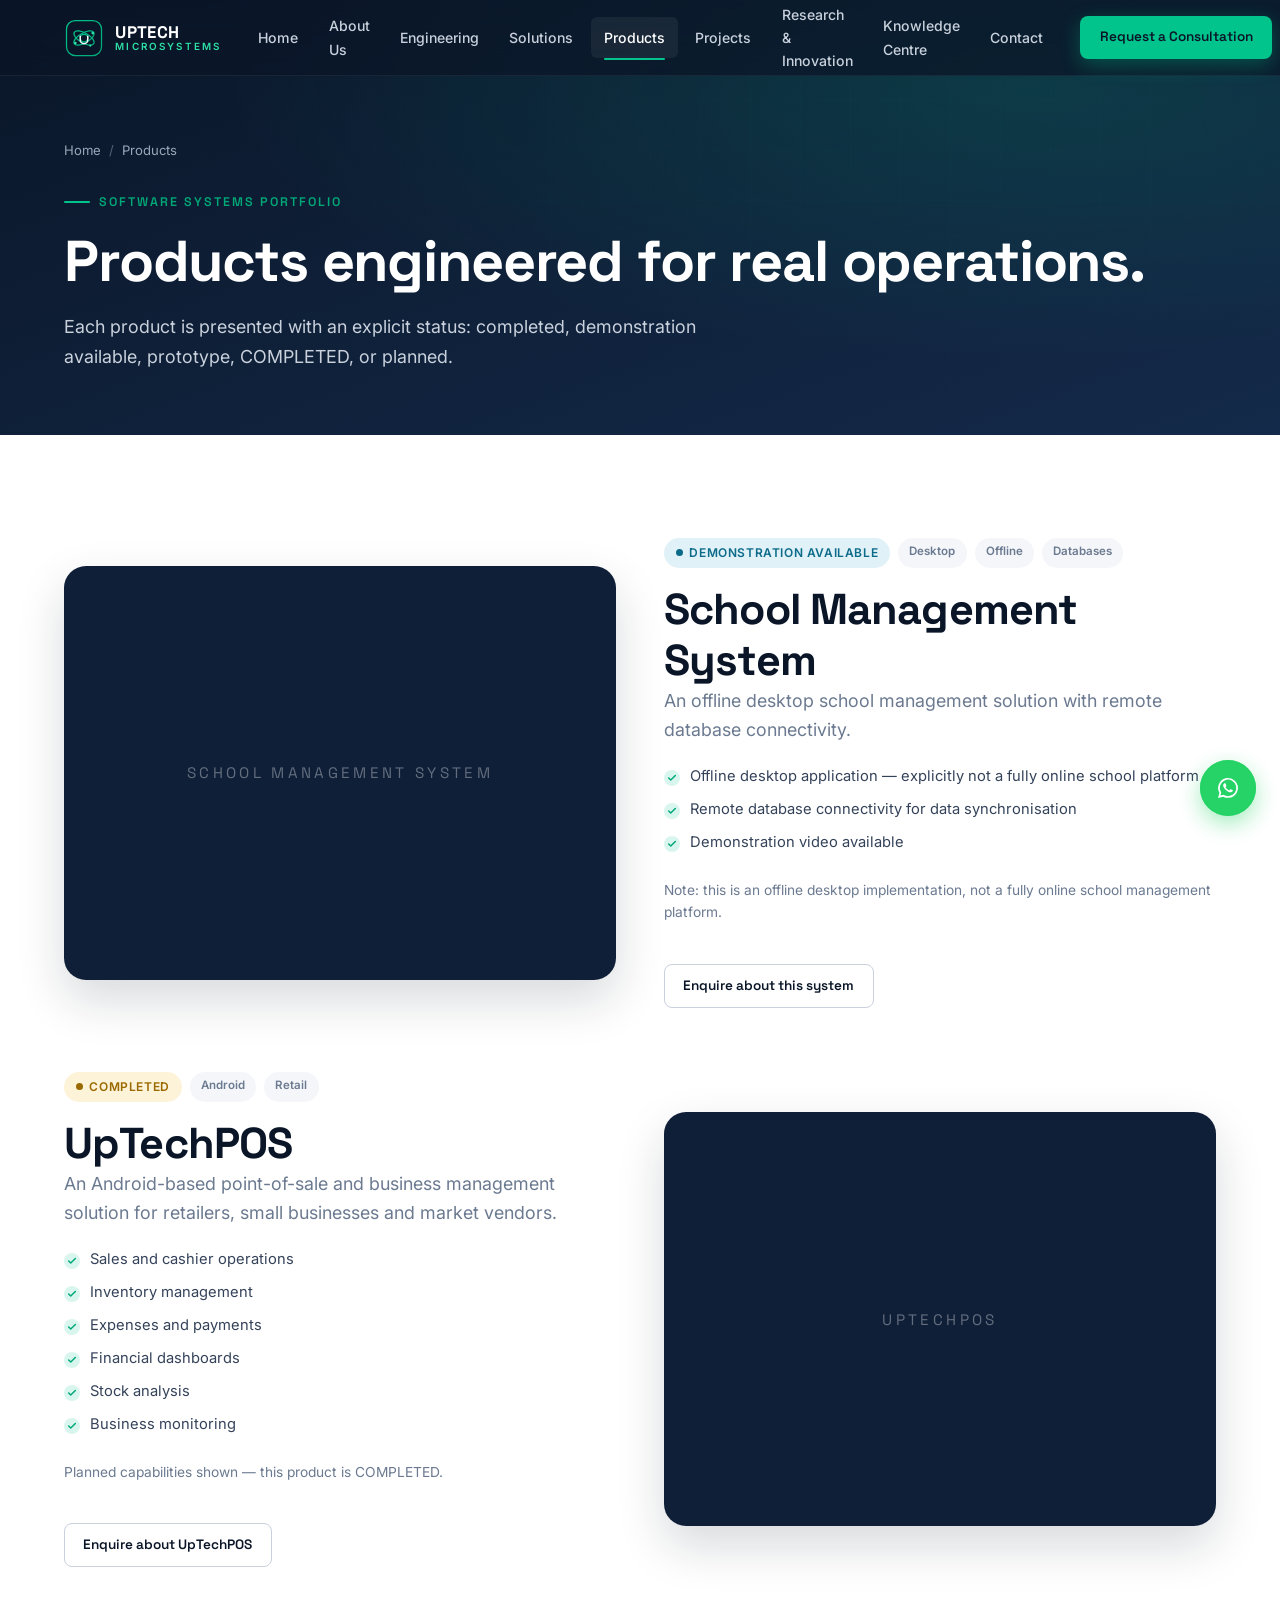
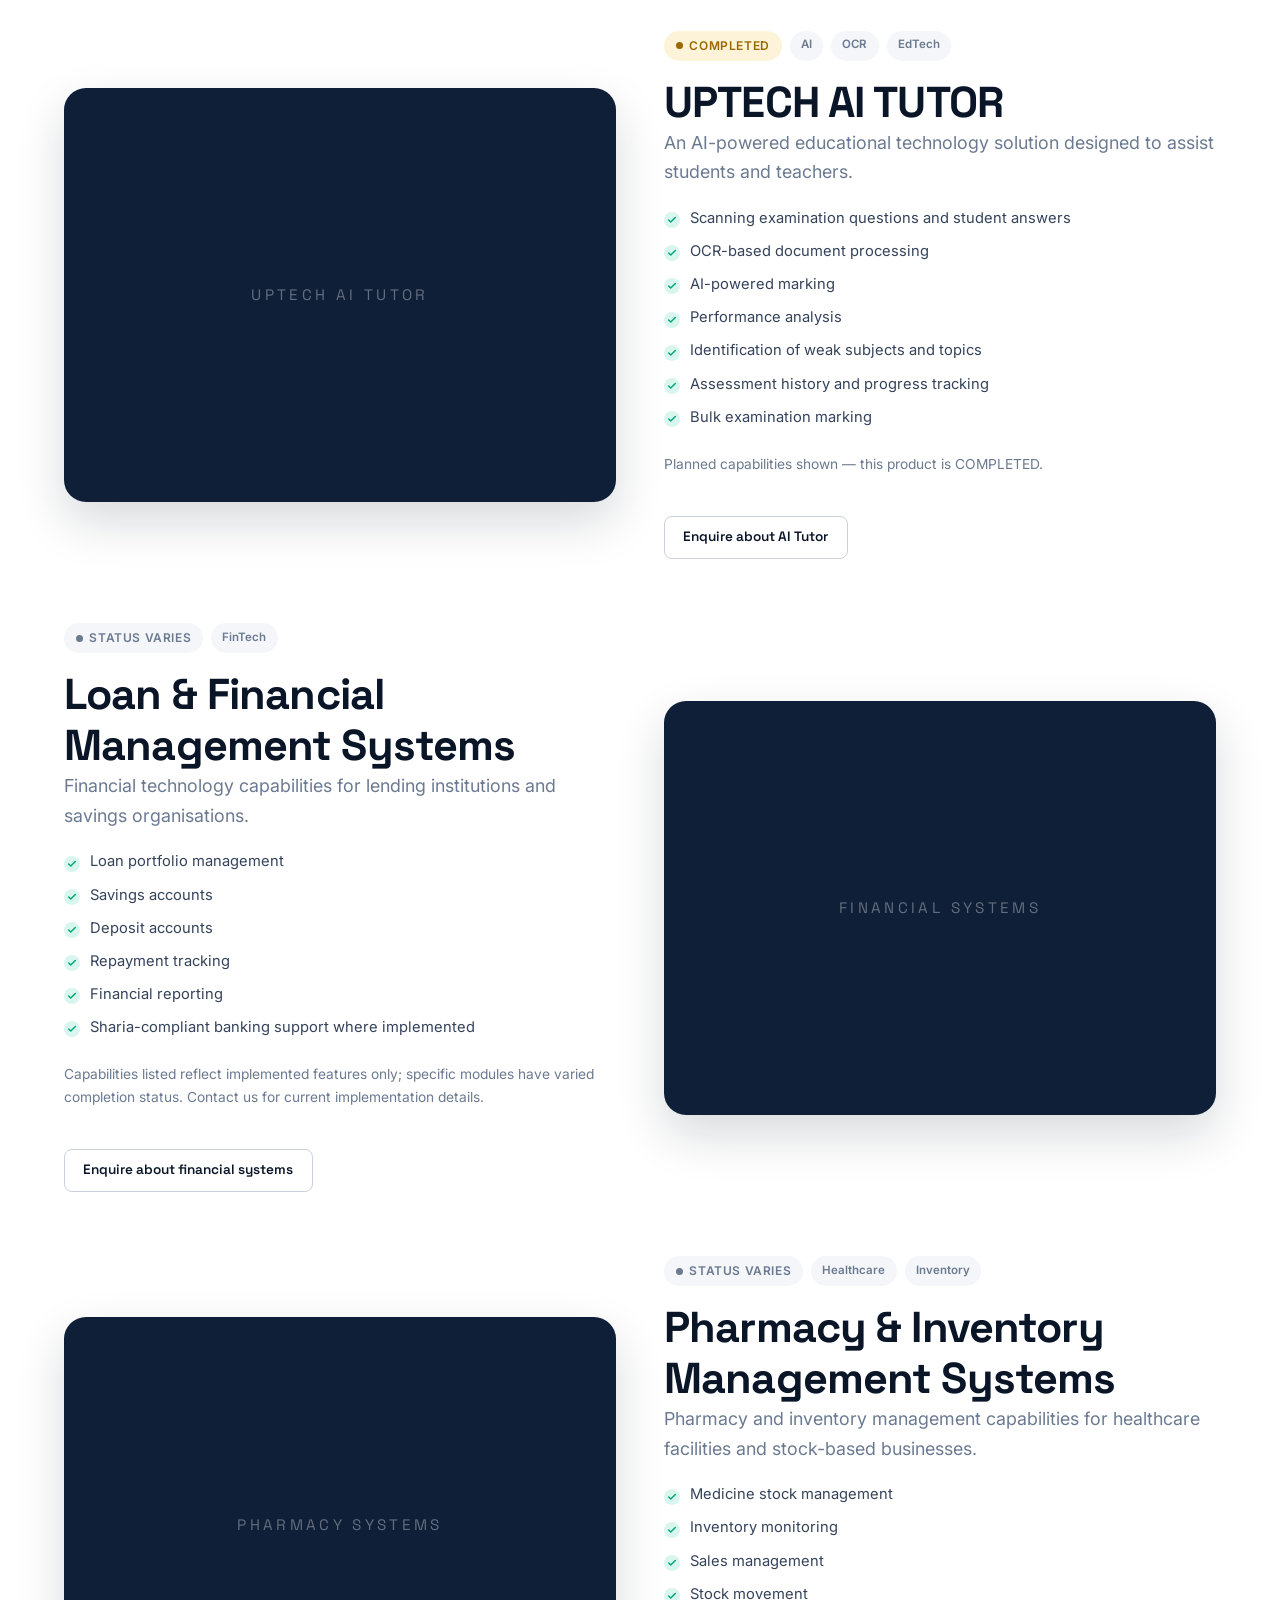
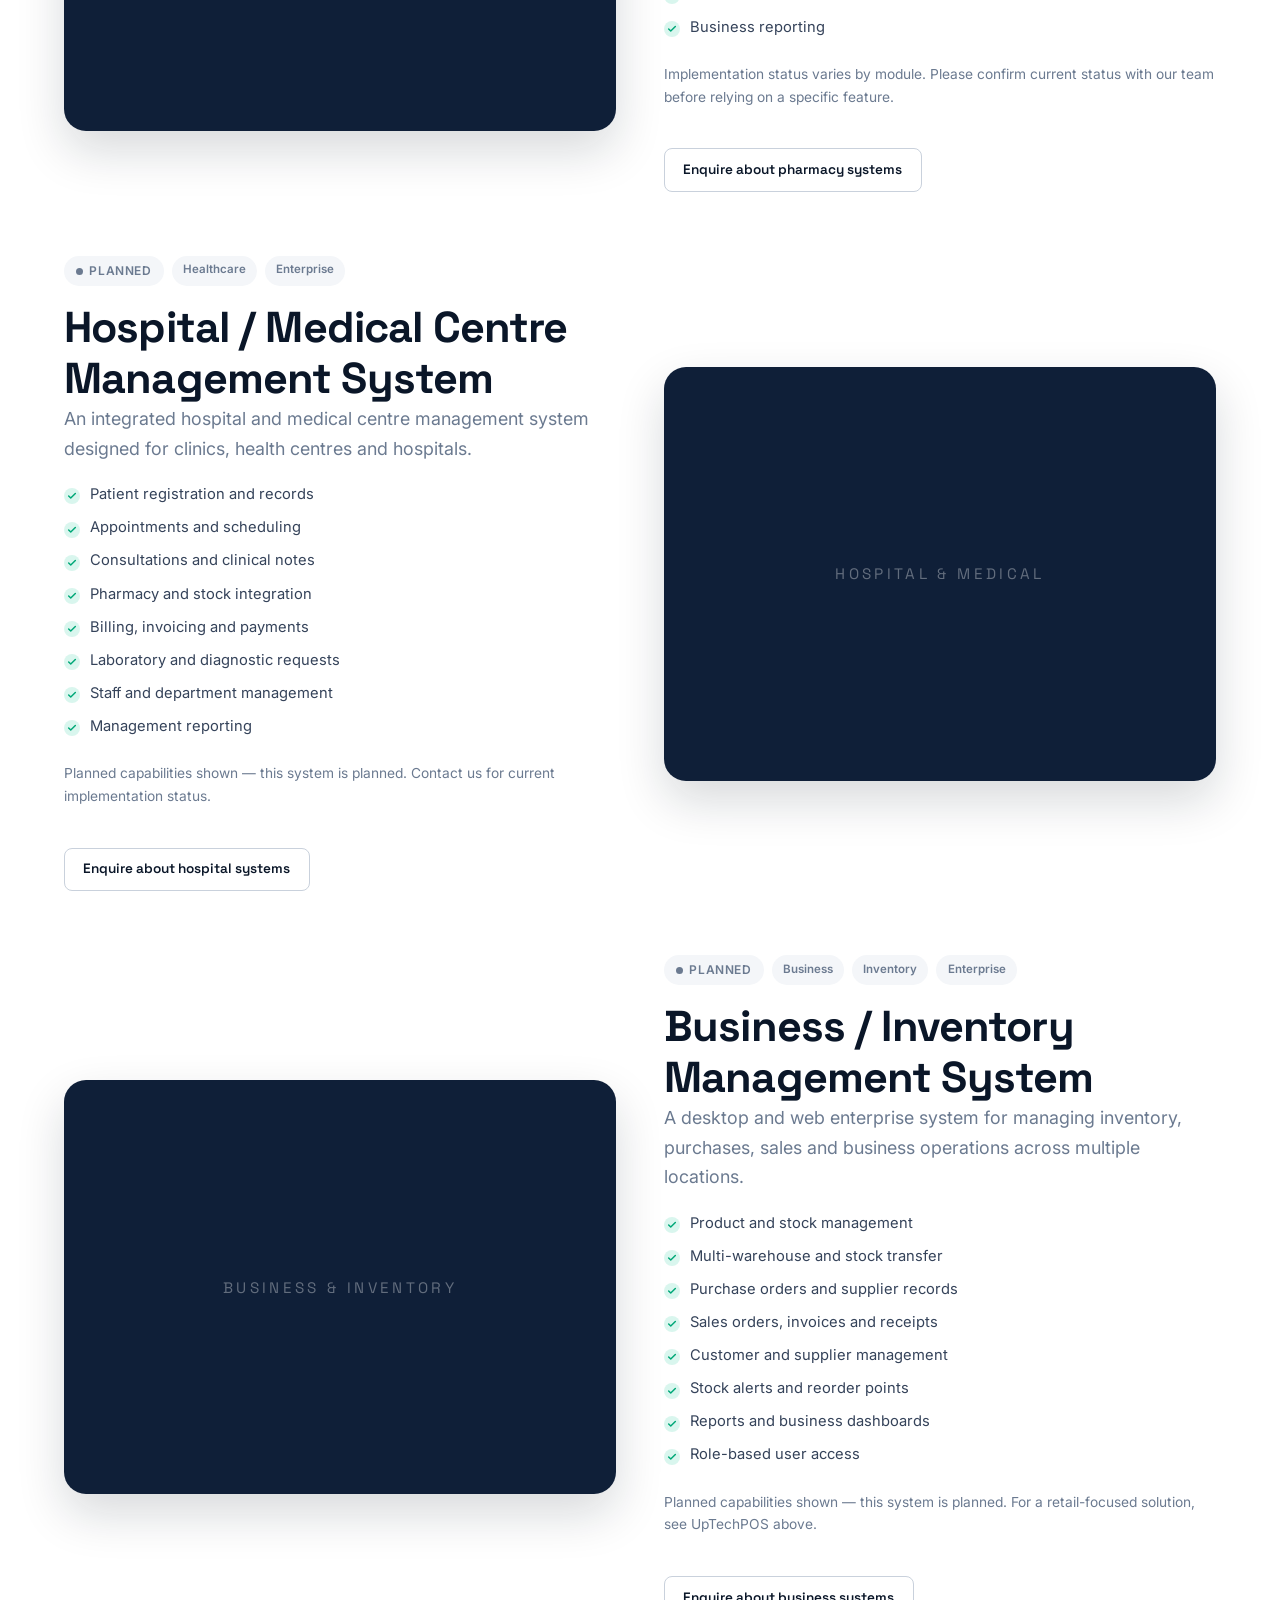
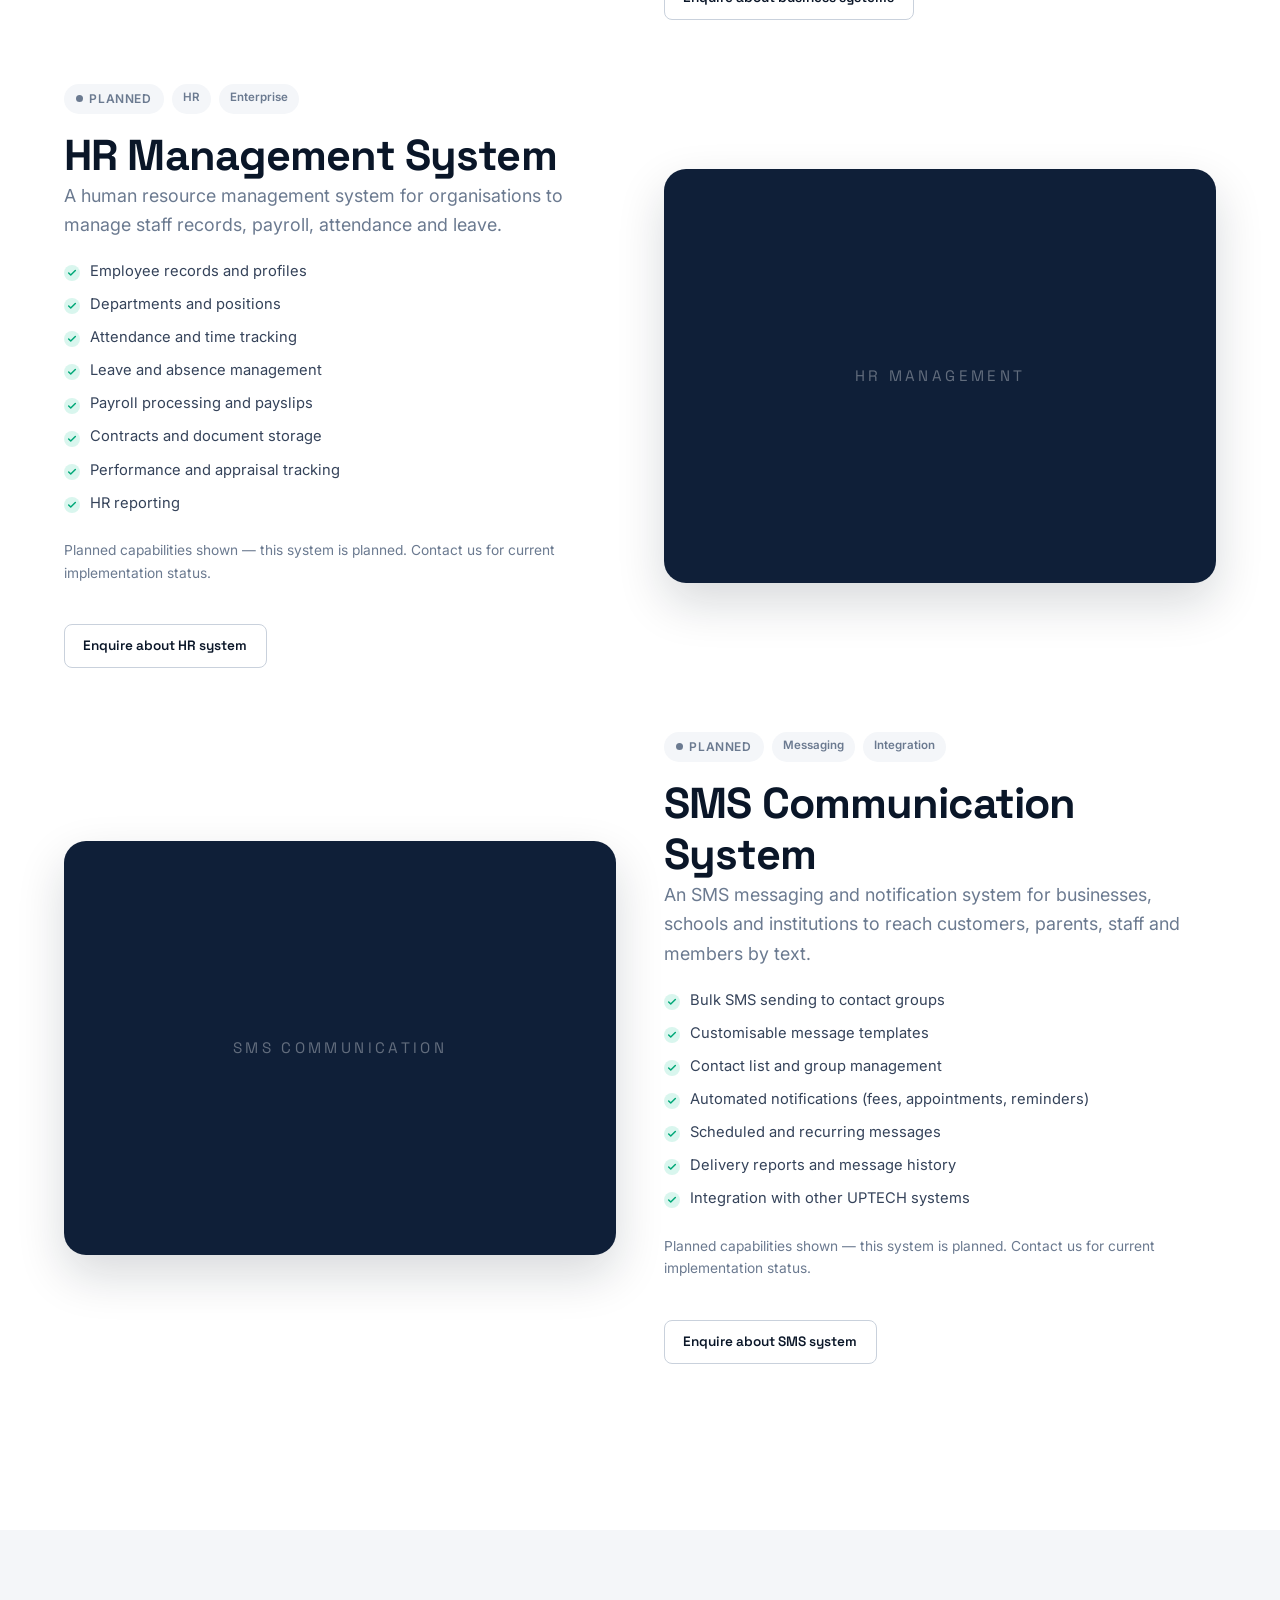
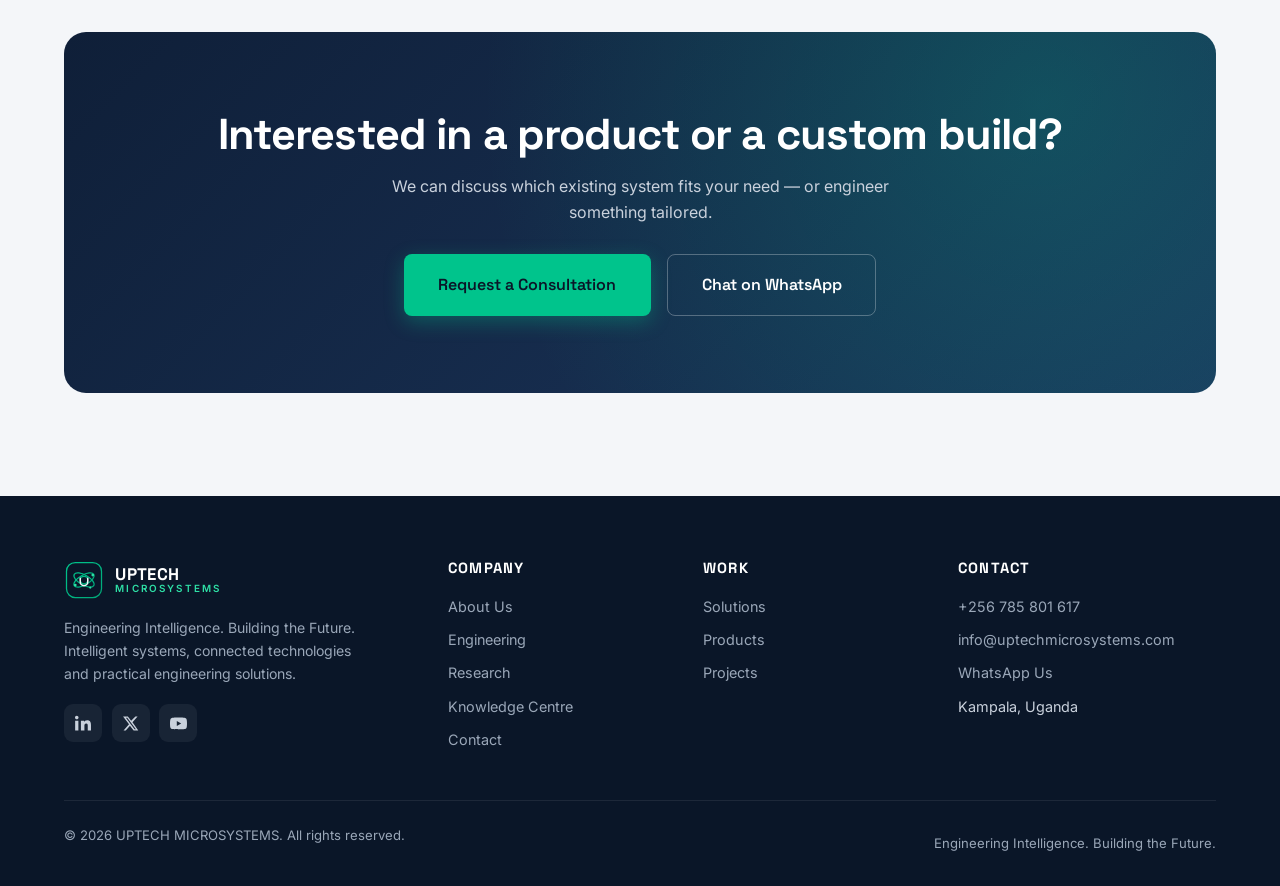
<file: ums/products.html>
<!DOCTYPE html>
<html lang="en">
<head>
  <meta charset="UTF-8" />
  <meta name="viewport" content="width=device-width, initial-scale=1.0" />
  <title>Products — UPTECH MICROSYSTEMS</title>
  <meta name="description" content="UPTECH MICROSYSTEMS software products and systems portfolio: School Management System, UpTechPOS, UPTECH AI Tutor, financial and pharmacy systems. Honest status for every product." />
  <meta name="theme-color" content="#0a1628" />
  <link rel="icon" href="images/favicon.svg" type="image/svg+xml" />
  <link rel="canonical" href="https://uptechmicrosystems.com/products.html" />
  <meta property="og:title" content="Products — UPTECH MICROSYSTEMS" />
  <meta property="og:description" content="Software systems portfolio with honest status classification." />
  <meta property="og:type" content="website" />
  <meta property="og:url" content="https://uptechmicrosystems.com/products.html" />
  <link rel="preconnect" href="https://fonts.googleapis.com" />
  <link rel="preconnect" href="https://fonts.gstatic.com" crossorigin />
  <link href="https://fonts.googleapis.com/css2?family=Inter:wght@400;500;600;700&family=Space+Grotesk:wght@500;600;700&display=swap" rel="stylesheet" />
  <link rel="stylesheet" href="css/style.css" />
</head>
<body>

<!-- ================= HEADER ================= -->
<header class="site-header" role="banner">
  <div class="nav-wrap">
    <a href="index.html" class="brand" aria-label="UPTECH MICROSYSTEMS home">
      <img class="brand__logo" src="images/logo.svg" alt="" width="40" height="40" />
      <span class="brand__text"><span class="brand__name">UPTECH</span><span class="brand__sub">Microsystems</span></span>
    </a>
    <nav class="nav-links" aria-label="Primary navigation">
      <a href="index.html">Home</a>
      <a href="about.html">About Us</a>
      <a href="engineering.html">Engineering</a>
      <a href="solutions.html">Solutions</a>
      <a href="products.html" class="active">Products</a>
      <a href="projects.html">Projects</a>
      <a href="research.html">Research &amp; Innovation</a>
      <a href="knowledge.html">Knowledge Centre</a>
      <a href="contact.html">Contact</a>
    </nav>
    <a href="contact.html" class="btn btn--primary btn--sm nav-cta">Request a Consultation</a>
    <button class="nav-toggle" aria-label="Open menu" aria-expanded="false" aria-controls="mobile-drawer"><span></span></button>
  </div>
</header>

<!-- ================= MOBILE DRAWER ================= -->
<div class="mobile-drawer" id="mobile-drawer" aria-hidden="true">
  <a href="index.html">Home</a>
  <a href="about.html">About Us</a>
  <a href="engineering.html">Engineering</a>
  <a href="solutions.html">Solutions</a>
  <a href="products.html" class="active">Products</a>
  <a href="projects.html">Projects</a>
  <a href="research.html">Research &amp; Innovation</a>
  <a href="knowledge.html">Knowledge Centre</a>
  <a href="contact.html">Contact Us</a>
  <a href="contact.html" class="btn btn--primary">Request a Consultation</a>
</div>

<main>

<!-- ================= PAGE HERO ================= -->
<section class="page-hero">
  <div class="page-hero__bg" aria-hidden="true"></div>
  <div class="page-hero__grid" aria-hidden="true"></div>
  <div class="container">
    <nav class="breadcrumb" aria-label="Breadcrumb">
      <a href="index.html">Home</a><span class="sep">/</span><span>Products</span>
    </nav>
    <span class="eyebrow">Software Systems Portfolio</span>
    <h1>Products engineered for real operations.</h1>
    <p class="lead">Each product is presented with an explicit status: completed, demonstration available, prototype, COMPLETED, or planned.</p>
  </div>
</section>

<!-- ================= PRODUCTS ================= -->
<section class="section">
  <div class="container">

    <!-- ============================================================
         1. SCHOOL MANAGEMENT SYSTEM
         ============================================================ -->
    <div class="feature-project reveal" id="school-system">
      <div class="feature-project__media" style="display:grid;place-items:center;">
        <span style="color:rgba(255,255,255,0.35);font-family:var(--font-display);font-size:0.95rem;letter-spacing:0.22em;text-transform:uppercase;">School Management System</span>
      </div>
            <div class="feature-project__body">
        <div class="feature-project__meta">
          <span class="status status--demo">Demonstration Available</span>
          <span class="tag">Desktop</span>
          <span class="tag">Offline</span>
          <span class="tag">Databases</span>
        </div>
        <h2>School Management System</h2>
        <p class="lead">An offline desktop school management solution with remote database connectivity.</p>
        <ul class="feature-project__features">
          <li>Offline desktop application — explicitly not a fully online school platform</li>
          <li>Remote database connectivity for data synchronisation</li>
          
          <li>Demonstration video available </li>
        </ul>
        <p style="font-size:.86rem;color:var(--text-muted);">
          Note: this is an offline desktop implementation, not a fully online school management platform.
        </p>
        <a href="https://wa.me/256785801617?text=Hello%20UPTECH%20MICROSYSTEMS%2C%20I%20would%20like%20to%20learn%20more%20about%20the%20School%20Management%20System."
           class="btn btn--outline btn--sm mt-3" target="_blank" rel="noopener">Enquire about this system</a>
      </div>
    </div>

    <!-- ============================================================
         2. UPTECHPOS
         ============================================================ -->
    <div class="feature-project reveal" id="uptechpos">
      <div class="feature-project__media" style="display:grid;place-items:center;">
        <span style="color:rgba(255,255,255,0.35);font-family:var(--font-display);font-size:0.95rem;letter-spacing:0.22em;text-transform:uppercase;">UpTechPOS</span>
      </div>
      <div class="feature-project__body">
        <div class="feature-project__meta">
          <span class="status status--development">COMPLETED</span>
          <span class="tag">Android</span>
          <span class="tag">Retail</span>
        </div>
        <h2>UpTechPOS</h2>
        <p class="lead">An Android-based point-of-sale and business management solution for retailers, small businesses and market vendors.</p>
        <ul class="feature-project__features">
          <li>Sales and cashier operations</li>
          <li>Inventory management</li>
          <li>Expenses and payments</li>
          <li>Financial dashboards</li>
          <li>Stock analysis</li>
          <li>Business monitoring</li>
        </ul>
        <p style="font-size:.86rem;color:var(--text-muted);">
          Planned capabilities shown — this product is COMPLETED.
        </p>
        <a href="https://wa.me/256785801617?text=Hello%20UPTECH%20MICROSYSTEMS%2C%20I%20would%20like%20to%20learn%20more%20about%20UpTechPOS."
           class="btn btn--outline btn--sm mt-3" target="_blank" rel="noopener">Enquire about UpTechPOS</a>
      </div>
    </div>

    <!-- ============================================================
         3. UPTECH AI TUTOR
         ============================================================ -->
    <div class="feature-project reveal" id="ai-tutor">
      <div class="feature-project__media" style="display:grid;place-items:center;">
        <span style="color:rgba(255,255,255,0.35);font-family:var(--font-display);font-size:0.95rem;letter-spacing:0.22em;text-transform:uppercase;">UPTECH AI TUTOR</span>
      </div>
      <div class="feature-project__body">
        <div class="feature-project__meta">
          <span class="status status--development">COMPLETED</span>
          <span class="tag">AI</span>
          <span class="tag">OCR</span>
          <span class="tag">EdTech</span>
        </div>
        <h2>UPTECH AI TUTOR</h2>
        <p class="lead">An AI-powered educational technology solution designed to assist students and teachers.</p>
        <ul class="feature-project__features">
          <li>Scanning examination questions and student answers</li>
          <li>OCR-based document processing</li>
          <li>AI-powered marking</li>
          <li>Performance analysis</li>
          <li>Identification of weak subjects and topics</li>
          <li>Assessment history and progress tracking</li>
          <li>Bulk examination marking</li>
        </ul>
        <p style="font-size:.86rem;color:var(--text-muted);">
          Planned capabilities shown — this product is COMPLETED.
        </p>
        <a href="https://wa.me/256785801617?text=Hello%20UPTECH%20MICROSYSTEMS%2C%20I%20would%20like%20to%20learn%20more%20about%20UPTECH%20AI%20TUTOR."
           class="btn btn--outline btn--sm mt-3" target="_blank" rel="noopener">Enquire about AI Tutor</a>
      </div>
    </div>

    <!-- ============================================================
         4. LOAN & FINANCIAL MANAGEMENT SYSTEMS
         ============================================================ -->
    <div class="feature-project reveal" id="financial-systems">
      <div class="feature-project__media" style="display:grid;place-items:center;">
        <span style="color:rgba(255,255,255,0.35);font-family:var(--font-display);font-size:0.95rem;letter-spacing:0.22em;text-transform:uppercase;">Financial Systems</span>
      </div>
      <div class="feature-project__body">
        <div class="feature-project__meta">
          <span class="status status--planned">Status Varies</span>
          <span class="tag">FinTech</span>
        </div>
        <h2>Loan &amp; Financial Management Systems</h2>
        <p class="lead">Financial technology capabilities for lending institutions and savings organisations.</p>
        <ul class="feature-project__features">
          <li>Loan portfolio management</li>
          <li>Savings accounts</li>
          <li>Deposit accounts</li>
          <li>Repayment tracking</li>
          <li>Financial reporting</li>
          <li>Sharia-compliant banking support where implemented</li>
        </ul>
        <p style="font-size:.86rem;color:var(--text-muted);">
          Capabilities listed reflect implemented features only; specific modules have varied completion status. Contact us for current implementation details.
        </p>
        <a href="https://wa.me/256785801617?text=Hello%20UPTECH%20MICROSYSTEMS%2C%20I%20would%20like%20to%20learn%20more%20about%20your%20financial%20management%20systems."
           class="btn btn--outline btn--sm mt-3" target="_blank" rel="noopener">Enquire about financial systems</a>
      </div>
    </div>

    <!-- ============================================================
         5. PHARMACY & INVENTORY MANAGEMENT SYSTEMS
         ============================================================ -->
    <div class="feature-project reveal" id="pharmacy-systems">
      <div class="feature-project__media" style="display:grid;place-items:center;">
        <span style="color:rgba(255,255,255,0.35);font-family:var(--font-display);font-size:0.95rem;letter-spacing:0.22em;text-transform:uppercase;">Pharmacy Systems</span>
      </div>
      <div class="feature-project__body">
        <div class="feature-project__meta">
          <span class="status status--planned">Status Varies</span>
          <span class="tag">Healthcare</span>
          <span class="tag">Inventory</span>
        </div>
        <h2>Pharmacy &amp; Inventory Management Systems</h2>
        <p class="lead">Pharmacy and inventory management capabilities for healthcare facilities and stock-based businesses.</p>
        <ul class="feature-project__features">
          <li>Medicine stock management</li>
          <li>Inventory monitoring</li>
          <li>Sales management</li>
          <li>Stock movement</li>
          <li>Business reporting</li>
        </ul>
        <p style="font-size:.86rem;color:var(--text-muted);">
          Implementation status varies by module. Please confirm current status with our team before relying on a specific feature.
        </p>
        <a href="https://wa.me/256785801617?text=Hello%20UPTECH%20MICROSYSTEMS%2C%20I%20would%20like%20to%20learn%20more%20about%20your%20pharmacy%20management%20systems."
           class="btn btn--outline btn--sm mt-3" target="_blank" rel="noopener">Enquire about pharmacy systems</a>
      </div>
    </div>

    <!-- ============================================================
         6. HOSPITAL / MEDICAL CENTRE MANAGEMENT SYSTEM
         ============================================================ -->
    <div class="feature-project reveal" id="hospital-systems">
      <div class="feature-project__media" style="display:grid;place-items:center;">
        <span style="color:rgba(255,255,255,0.35);font-family:var(--font-display);font-size:0.95rem;letter-spacing:0.22em;text-transform:uppercase;">Hospital &amp; Medical</span>
      </div>
      <div class="feature-project__body">
        <div class="feature-project__meta">
          <span class="status status--planned">Planned</span>
          <span class="tag">Healthcare</span>
          <span class="tag">Enterprise</span>
        </div>
        <h2>Hospital / Medical Centre Management System</h2>
        <p class="lead">An integrated hospital and medical centre management system designed for clinics, health centres and hospitals.</p>
        <ul class="feature-project__features">
          <li>Patient registration and records</li>
          <li>Appointments and scheduling</li>
          <li>Consultations and clinical notes</li>
          <li>Pharmacy and stock integration</li>
          <li>Billing, invoicing and payments</li>
          <li>Laboratory and diagnostic requests</li>
          <li>Staff and department management</li>
          <li>Management reporting</li>
        </ul>
        <p style="font-size:.86rem;color:var(--text-muted);">
          Planned capabilities shown — this system is planned. Contact us for current implementation status.
        </p>
        <a href="https://wa.me/256785801617?text=Hello%20UPTECH%20MICROSYSTEMS%2C%20I%20would%20like%20to%20learn%20more%20about%20the%20Hospital%20%2F%20Medical%20Centre%20Management%20System."
           class="btn btn--outline btn--sm mt-3" target="_blank" rel="noopener">Enquire about hospital systems</a>
      </div>
    </div>

    <!-- ============================================================
         7. BUSINESS / INVENTORY MANAGEMENT SYSTEM
         ============================================================ -->
    <div class="feature-project reveal" id="business-systems">
      <div class="feature-project__media" style="display:grid;place-items:center;">
        <span style="color:rgba(255,255,255,0.35);font-family:var(--font-display);font-size:0.95rem;letter-spacing:0.22em;text-transform:uppercase;">Business &amp; Inventory</span>
      </div>
      <div class="feature-project__body">
        <div class="feature-project__meta">
          <span class="status status--planned">Planned</span>
          <span class="tag">Business</span>
          <span class="tag">Inventory</span>
          <span class="tag">Enterprise</span>
        </div>
        <h2>Business / Inventory Management System</h2>
        <p class="lead">A desktop and web enterprise system for managing inventory, purchases, sales and business operations across multiple locations.</p>
        <ul class="feature-project__features">
          <li>Product and stock management</li>
          <li>Multi-warehouse and stock transfer</li>
          <li>Purchase orders and supplier records</li>
          <li>Sales orders, invoices and receipts</li>
          <li>Customer and supplier management</li>
          <li>Stock alerts and reorder points</li>
          <li>Reports and business dashboards</li>
          <li>Role-based user access</li>
        </ul>
        <p style="font-size:.86rem;color:var(--text-muted);">
          Planned capabilities shown — this system is planned. For a retail-focused solution, see UpTechPOS above.
        </p>
        <a href="https://wa.me/256785801617?text=Hello%20UPTECH%20MICROSYSTEMS%2C%20I%20would%20like%20to%20learn%20more%20about%20the%20Business%20%2F%20Inventory%20Management%20System."
           class="btn btn--outline btn--sm mt-3" target="_blank" rel="noopener">Enquire about business systems</a>
      </div>
    </div>

    <!-- ============================================================
         8. HR MANAGEMENT SYSTEM
         ============================================================ -->
    <div class="feature-project reveal" id="hr-system">
      <div class="feature-project__media" style="display:grid;place-items:center;">
        <span style="color:rgba(255,255,255,0.35);font-family:var(--font-display);font-size:0.95rem;letter-spacing:0.22em;text-transform:uppercase;">HR Management</span>
      </div>
      <div class="feature-project__body">
        <div class="feature-project__meta">
          <span class="status status--planned">Planned</span>
          <span class="tag">HR</span>
          <span class="tag">Enterprise</span>
        </div>
        <h2>HR Management System</h2>
        <p class="lead">A human resource management system for organisations to manage staff records, payroll, attendance and leave.</p>
        <ul class="feature-project__features">
          <li>Employee records and profiles</li>
          <li>Departments and positions</li>
          <li>Attendance and time tracking</li>
          <li>Leave and absence management</li>
          <li>Payroll processing and payslips</li>
          <li>Contracts and document storage</li>
          <li>Performance and appraisal tracking</li>
          <li>HR reporting</li>
        </ul>
        <p style="font-size:.86rem;color:var(--text-muted);">
          Planned capabilities shown — this system is planned. Contact us for current implementation status.
        </p>
        <a href="https://wa.me/256785801617?text=Hello%20UPTECH%20MICROSYSTEMS%2C%20I%20would%20like%20to%20learn%20more%20about%20the%20HR%20Management%20System."
           class="btn btn--outline btn--sm mt-3" target="_blank" rel="noopener">Enquire about HR system</a>
      </div>
    </div>

    <!-- ============================================================
         9. SMS COMMUNICATION SYSTEM
         ============================================================ -->
    <div class="feature-project reveal" id="sms-system">
      <div class="feature-project__media" style="display:grid;place-items:center;">
        <span style="color:rgba(255,255,255,0.35);font-family:var(--font-display);font-size:0.95rem;letter-spacing:0.22em;text-transform:uppercase;">SMS Communication</span>
      </div>
      <div class="feature-project__body">
        <div class="feature-project__meta">
          <span class="status status--planned">Planned</span>
          <span class="tag">Messaging</span>
          <span class="tag">Integration</span>
        </div>
        <h2>SMS Communication System</h2>
        <p class="lead">An SMS messaging and notification system for businesses, schools and institutions to reach customers, parents, staff and members by text.</p>
        <ul class="feature-project__features">
          <li>Bulk SMS sending to contact groups</li>
          <li>Customisable message templates</li>
          <li>Contact list and group management</li>
          <li>Automated notifications (fees, appointments, reminders)</li>
          <li>Scheduled and recurring messages</li>
          <li>Delivery reports and message history</li>
          <li>Integration with other UPTECH systems</li>
        </ul>
        <p style="font-size:.86rem;color:var(--text-muted);">
          Planned capabilities shown — this system is planned. Contact us for current implementation status.
        </p>
        <a href="https://wa.me/256785801617?text=Hello%20UPTECH%20MICROSYSTEMS%2C%20I%20would%20like%20to%20learn%20more%20about%20the%20SMS%20Communication%20System."
           class="btn btn--outline btn--sm mt-3" target="_blank" rel="noopener">Enquire about SMS system</a>
      </div>
    </div>

  </div>
</section>

<!-- ================= CTA ================= -->
<section class="section section--silver">
  <div class="container">
    <div class="cta-band reveal">
      <h2>Interested in a product or a custom build?</h2>
      <p>We can discuss which existing system fits your need — or engineer something tailored.</p>
      <div class="cta-band__actions">
        <a href="contact.html" class="btn btn--primary btn--lg">Request a Consultation</a>
        <a href="https://wa.me/256785801617?text=Hello%20UPTECH%20MICROSYSTEMS%2C%20I%20would%20like%20to%20discuss%20a%20product."
           class="btn btn--ghost-light btn--lg" target="_blank" rel="noopener">Chat on WhatsApp</a>
      </div>
    </div>
  </div>
</section>

</main>

<!-- ================= FOOTER ================= -->
<footer class="site-footer">
  <div class="container">
    <div class="footer-grid">
      <div class="footer-brand">
        <a href="index.html" class="brand">
          <img class="brand__logo" src="images/logo.svg" alt="" width="40" height="40" />
          <span class="brand__text"><span class="brand__name">UPTECH</span><span class="brand__sub">Microsystems</span></span>
        </a>
        <p>Engineering Intelligence. Building the Future. Intelligent systems, connected technologies and practical engineering solutions.</p>
        <div class="footer-social">
          <a href="#" aria-label="LinkedIn"><svg viewBox="0 0 24 24" fill="currentColor"><path d="M4.98 3.5C4.98 4.88 3.87 6 2.5 6S0 4.88 0 3.5 1.12 1 2.5 1s2.48 1.12 2.48 2.5zM.22 8h4.56v14H.22zM8.34 8h4.37v1.91h.06c.61-1.15 2.1-2.36 4.32-2.36 4.62 0 5.47 3.04 5.47 6.99V22h-4.56v-6.55c0-1.56-.03-3.57-2.18-3.57-2.18 0-2.52 1.7-2.52 3.45V22H8.34z"/></svg></a>
          <a href="#" aria-label="X (Twitter)"><svg viewBox="0 0 24 24" fill="currentColor"><path d="M18.9 2H22l-7.2 8.23L23 22h-6.6l-5.17-6.76L5.3 22H2.2l7.7-8.8L1.5 2h6.77l4.68 6.19zm-1.15 18h1.83L7.4 3.9H5.44z"/></svg></a>
          <a href="#" aria-label="YouTube"><svg viewBox="0 0 24 24" fill="currentColor"><path d="M23.5 6.2a3 3 0 0 0-2.1-2.1C19.5 3.6 12 3.6 12 3.6s-7.5 0-9.4.5A3 3 0 0 0 .5 6.2C0 8.1 0 12 0 12s0 3.9.5 5.8a3 3 0 0 0 2.1 2.1c1.9.5 9.4.5 9.4.5s7.5 0 9.4-.5a3 3 0 0 0 2.1-2.1c.5-1.9.5-5.8.5-5.8s0-3.9-.5-5.8zM9.6 15.6V8.4l6.2 3.6z"/></svg></a>
        </div>
      </div>
      <div class="footer-col">
        <h4>Company</h4>
        <ul>
          <li><a href="about.html">About Us</a></li>
          <li><a href="engineering.html">Engineering</a></li>
          <li><a href="research.html">Research</a></li>
          <li><a href="knowledge.html">Knowledge Centre</a></li>
          <li><a href="contact.html">Contact</a></li>
        </ul>
      </div>
      <div class="footer-col">
        <h4>Work</h4>
        <ul>
          <li><a href="solutions.html">Solutions</a></li>
          <li><a href="products.html">Products</a></li>
          <li><a href="projects.html">Projects</a></li>
        </ul>
      </div>
      <div class="footer-col">
        <h4>Contact</h4>
        <ul>
          <li><a href="tel:+256785801617">+256 785 801 617</a></li>
          <li><a href="mailto:info@uptechmicrosystems.com">info@uptechmicrosystems.com</a></li>
          <li><a href="https://wa.me/256785801617" target="_blank" rel="noopener">WhatsApp Us</a></li>
          <li>Kampala, Uganda</li>
        </ul>
      </div>
    </div>
    <div class="footer-bottom">
      <p>© <span data-year>2025</span> UPTECH MICROSYSTEMS. All rights reserved.</p>
      <p>Engineering Intelligence. Building the Future.</p>
    </div>
  </div>
</footer>

<!-- ================= FLOATING WHATSAPP BUTTON ================= -->
<a
  href="https://wa.me/256785801617?text=Hello%20UPTECH%20MICROSYSTEMS%2C%20I%20would%20like%20to%20discuss%20a%20project."
  class="wa-fab"
  target="_blank"
  rel="noopener"
  aria-label="Chat with UPTECH MICROSYSTEMS on WhatsApp"
  title="Chat with us on WhatsApp"
>
  <svg viewBox="0 0 24 24" fill="currentColor" aria-hidden="true">
    <path d="M17.6 6.32A7.85 7.85 0 0 0 12.05 4a7.94 7.94 0 0 0-6.9 11.9L4 20l4.2-1.1a7.93 7.93 0 0 0 3.84.98h.01a7.94 7.94 0 0 0 5.55-13.56zm-5.55 12.18a6.6 6.6 0 0 1-3.36-.92l-.24-.14-2.5.65.67-2.43-.16-.25a6.6 6.6 0 1 1 5.59 3.09zm3.62-4.94c-.2-.1-1.17-.58-1.35-.64-.18-.07-.31-.1-.44.1-.13.2-.5.64-.62.77-.11.13-.23.14-.43.05-.2-.1-.84-.31-1.6-.99-.59-.53-.99-1.18-1.1-1.38-.12-.2-.01-.31.09-.41.09-.09.2-.23.3-.35.1-.12.13-.2.2-.34.07-.13.03-.25-.02-.35-.05-.1-.44-1.06-.6-1.45-.16-.38-.32-.33-.44-.33-.11 0-.24-.02-.37-.02a.7.7 0 0 0-.51.24 2.16 2.16 0 0 0-.67 1.6c0 .94.68 1.85.78 1.98.1.13 1.34 2.05 3.25 2.87.45.2.81.31 1.09.4.46.15.87.13 1.2.08.37-.06 1.14-.47 1.3-.92.16-.45.16-.84.11-.92-.05-.08-.18-.13-.38-.23z"/>
  </svg>
</a>

<a href="#top" class="back-top" aria-label="Back to top">
  <svg viewBox="0 0 24 24" fill="none" stroke="currentColor" stroke-width="2.5" stroke-linecap="round" stroke-linejoin="round"><path d="M18 15l-6-6-6 6"/></svg>
</a>

<script src="js/main.js"></script>
</body>
</html>
</file>
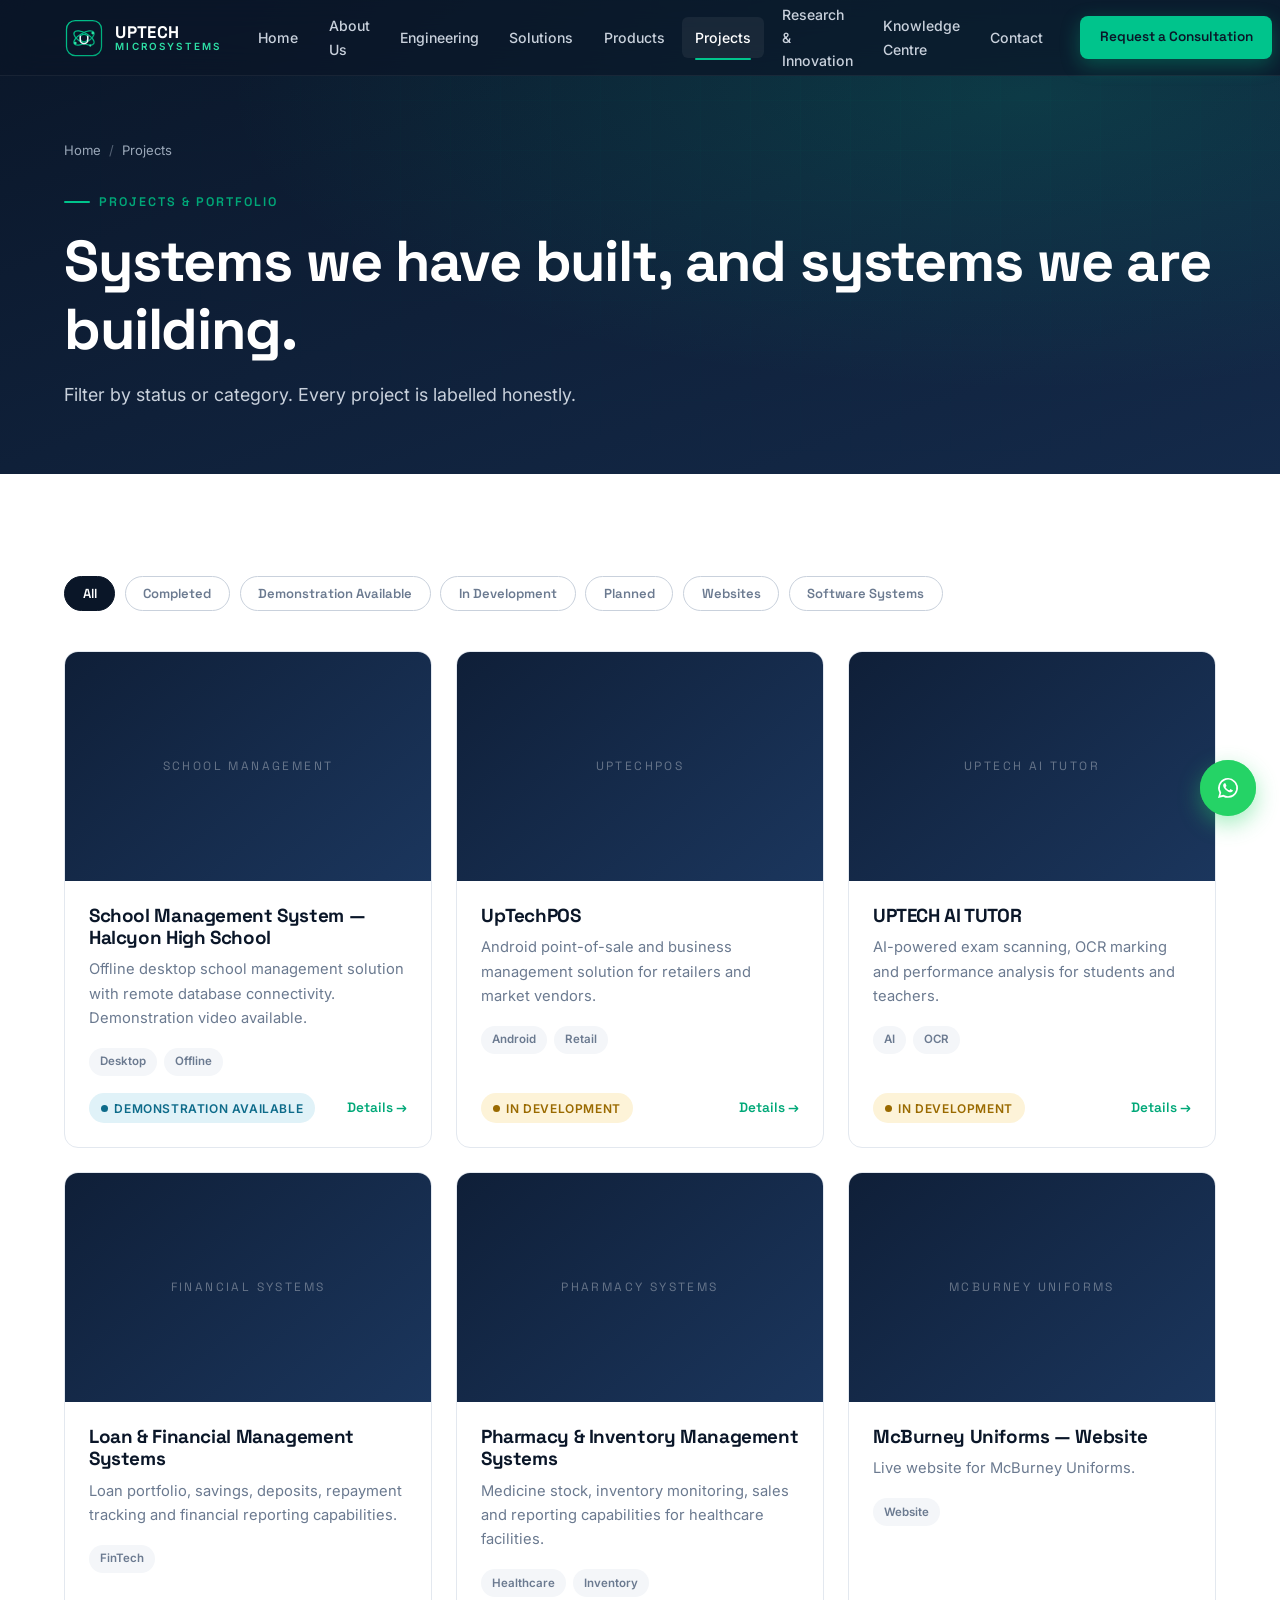
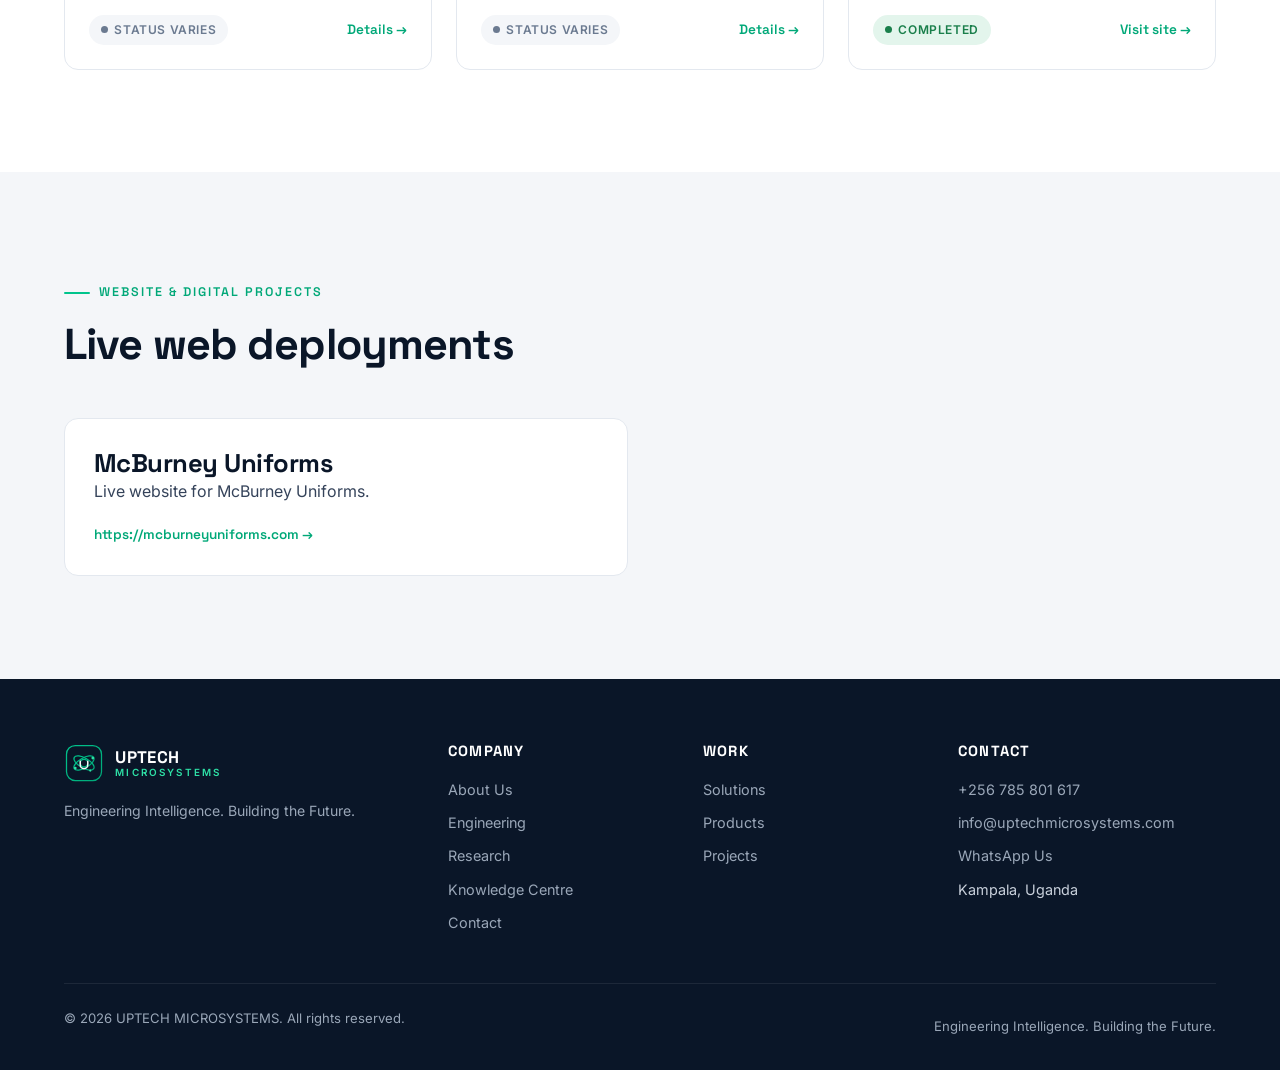
<file: ums/projects.html>
<!DOCTYPE html>
<html lang="en">
<head>
  <meta charset="UTF-8" />
  <meta name="viewport" content="width=device-width, initial-scale=1.0" />
  <title>Projects — UPTECH MICROSYSTEMS</title>
  <meta name="description" content="UPTECH MICROSYSTEMS project portfolio, including software systems, websites and engineering projects, with clear status classification." />
  <meta name="theme-color" content="#0a1628" />
  <link rel="icon" href="images/favicon.svg" type="image/svg+xml" />
  <link rel="canonical" href="https://uptechmicrosystems.com/projects.html" />
  <meta property="og:title" content="Projects — UPTECH MICROSYSTEMS" />
  <meta property="og:description" content="Project portfolio with honest status classification." />
  <meta property="og:type" content="website" />
  <meta property="og:url" content="https://uptechmicrosystems.com/projects.html" />
  <link rel="preconnect" href="https://fonts.googleapis.com" />
  <link rel="preconnect" href="https://fonts.gstatic.com" crossorigin />
  <link href="https://fonts.googleapis.com/css2?family=Inter:wght@400;500;600;700&family=Space+Grotesk:wght@500;600;700&display=swap" rel="stylesheet" />
  <link rel="stylesheet" href="css/style.css" />
</head>
<body>
<header class="site-header" role="banner">
  <div class="nav-wrap">
    <a href="index.html" class="brand" aria-label="UPTECH MICROSYSTEMS home">
      <img class="brand__logo" src="images/logo.svg" alt="" width="40" height="40" />
      <span class="brand__text"><span class="brand__name">UPTECH</span><span class="brand__sub">Microsystems</span></span>
    </a>
    <nav class="nav-links" aria-label="Primary navigation">
      <a href="index.html">Home</a>
      <a href="about.html">About Us</a>
      <a href="engineering.html">Engineering</a>
      <a href="solutions.html">Solutions</a>
      <a href="products.html">Products</a>
      <a href="projects.html" class="active">Projects</a>
      <a href="research.html">Research &amp; Innovation</a>
      <a href="knowledge.html">Knowledge Centre</a>
      <a href="contact.html">Contact</a>
    </nav>
    <a href="contact.html" class="btn btn--primary btn--sm nav-cta">Request a Consultation</a>
    <button class="nav-toggle" aria-label="Open menu" aria-expanded="false" aria-controls="mobile-drawer"><span></span></button>
  </div>
</header>

<div class="mobile-drawer" id="mobile-drawer" aria-hidden="true">
  <a href="index.html">Home</a>
  <a href="about.html">About Us</a>
  <a href="engineering.html">Engineering</a>
  <a href="solutions.html">Solutions</a>
  <a href="products.html">Products</a>
  <a href="projects.html" class="active">Projects</a>
  <a href="research.html">Research &amp; Innovation</a>
  <a href="knowledge.html">Knowledge Centre</a>
  <a href="contact.html">Contact Us</a>
  <a href="contact.html" class="btn btn--primary">Request a Consultation</a>
</div>

<main>
<section class="page-hero">
  <div class="page-hero__bg" aria-hidden="true"></div>
  <div class="page-hero__grid" aria-hidden="true"></div>
  <div class="container">
    <nav class="breadcrumb" aria-label="Breadcrumb">
      <a href="index.html">Home</a><span class="sep">/</span><span>Projects</span>
    </nav>
    <span class="eyebrow">Projects &amp; Portfolio</span>
    <h1>Systems we have built, and systems we are building.</h1>
    <p class="lead">Filter by status or category. Every project is labelled honestly.</p>
  </div>
</section>

<section class="section">
  <div class="container">
    <div class="filter-bar" role="group" aria-label="Filter projects">
      <button class="filter-chip active" data-filter="all" aria-pressed="true">All</button>
      <button class="filter-chip" data-filter="completed" aria-pressed="false">Completed</button>
      <button class="filter-chip" data-filter="demo" aria-pressed="false">Demonstration Available</button>
      <button class="filter-chip" data-filter="development" aria-pressed="false">In Development</button>
      <button class="filter-chip" data-filter="planned" aria-pressed="false">Planned</button>
      <button class="filter-chip" data-filter="website" aria-pressed="false">Websites</button>
      <button class="filter-chip" data-filter="software" aria-pressed="false">Software Systems</button>
    </div>

    <div class="grid grid-3">
      <!-- School Management -->
      <article class="project-card reveal" data-project-status="demo" data-project-category="software">
        <div class="project-card__media"><span class="ph">School Management</span></div>
        <div class="project-card__body">
          <h3>School Management System — Halcyon High School</h3>
          <p>Offline desktop school management solution with remote database connectivity. Demonstration video available.</p>
          <div class="project-card__tags"><span class="tag">Desktop</span><span class="tag">Offline</span></div>
          <div class="project-card__foot">
            <span class="status status--demo">Demonstration Available</span>
            <a class="project-link" href="products.html#school-system">Details →</a>
          </div>
        </div>
      </article>

      <!-- UpTechPOS -->
      <article class="project-card reveal" data-project-status="development" data-project-category="software">
        <div class="project-card__media"><span class="ph">UpTechPOS</span></div>
        <div class="project-card__body">
          <h3>UpTechPOS</h3>
          <p>Android point-of-sale and business management solution for retailers and market vendors.</p>
          <div class="project-card__tags"><span class="tag">Android</span><span class="tag">Retail</span></div>
          <div class="project-card__foot">
            <span class="status status--development">In Development</span>
            <a class="project-link" href="products.html#uptechpos">Details →</a>
          </div>
        </div>
      </article>

      <!-- AI Tutor -->
      <article class="project-card reveal" data-project-status="development" data-project-category="software">
        <div class="project-card__media"><span class="ph">UPTECH AI TUTOR</span></div>
        <div class="project-card__body">
          <h3>UPTECH AI TUTOR</h3>
          <p>AI-powered exam scanning, OCR marking and performance analysis for students and teachers.</p>
          <div class="project-card__tags"><span class="tag">AI</span><span class="tag">OCR</span></div>
          <div class="project-card__foot">
            <span class="status status--development">In Development</span>
            <a class="project-link" href="products.html#ai-tutor">Details →</a>
          </div>
        </div>
      </article>

      <!-- Financial systems -->
      <article class="project-card reveal" data-project-status="planned" data-project-category="software">
        <div class="project-card__media"><span class="ph">Financial Systems</span></div>
        <div class="project-card__body">
          <h3>Loan &amp; Financial Management Systems</h3>
          <p>Loan portfolio, savings, deposits, repayment tracking and financial reporting capabilities.</p>
          <div class="project-card__tags"><span class="tag">FinTech</span></div>
          <div class="project-card__foot">
            <span class="status status--planned">Status Varies</span>
            <a class="project-link" href="products.html#financial-systems">Details →</a>
          </div>
        </div>
      </article>

      <!-- Pharmacy systems -->
      <article class="project-card reveal" data-project-status="planned" data-project-category="software">
        <div class="project-card__media"><span class="ph">Pharmacy Systems</span></div>
        <div class="project-card__body">
          <h3>Pharmacy &amp; Inventory Management Systems</h3>
          <p>Medicine stock, inventory monitoring, sales and reporting capabilities for healthcare facilities.</p>
          <div class="project-card__tags"><span class="tag">Healthcare</span><span class="tag">Inventory</span></div>
          <div class="project-card__foot">
            <span class="status status--planned">Status Varies</span>
            <a class="project-link" href="products.html#pharmacy-systems">Details →</a>
          </div>
        </div>
      </article>

      <!-- Samiclyn Pharma -->
      <!--<article class="project-card reveal" data-project-status="completed" data-project-category="website">
        <div class="project-card__media"><span class="ph">Samiclyn Pharma</span></div>
        <div class="project-card__body">
          <h3>Samiclyn Pharma — Website</h3>
          <p>Live website for Samiclyn Pharma, a pharmaceutical company.</p>
          <div class="project-card__tags"><span class="tag">Website</span><span class="tag">Healthcare</span></div>
          <div class="project-card__foot">
            <span class="status status--completed">Completed</span>
            <a class="project-link" href="https://samiclynpharma.com" target="_blank" rel="noopener">Visit site →</a>
          </div>
        </div>
      </article>-->

      <!-- McBurney Uniforms -->
      <article class="project-card reveal" data-project-status="completed" data-project-category="website">
        <div class="project-card__media"><span class="ph">McBurney Uniforms</span></div>
        <div class="project-card__body">
          <h3>McBurney Uniforms — Website</h3>
          <p>Live website for McBurney Uniforms.</p>
          <div class="project-card__tags"><span class="tag">Website</span></div>
          <div class="project-card__foot">
            <span class="status status--completed">Completed</span>
            <a class="project-link" href="https://www.mcburneyuniforms.com" target="_blank" rel="noopener">Visit site →</a>
          </div>
        </div>
      </article>
    </div>
  </div>
</section>

<section class="section section--silver">
  <div class="container">
    <div class="section-head reveal">
      <span class="eyebrow">Website &amp; Digital Projects</span>
      <h2>Live web deployments</h2>
    </div>
    <div class="grid grid-2">
     <!-- <article class="card reveal">
        <h3>Samiclyn Pharma</h3>
        <p>Live website for Samiclyn Pharma, a healthcare/pharmaceutical business.</p>
        <p class="mt-2"><a class="project-link" href="https://samiclynpharma.com" target="_blank" rel="noopener">https://samiclynpharma.com →</a></p>
      </article>-->
      <article class="card reveal">
        <h3>McBurney Uniforms</h3>
        <p>Live website for McBurney Uniforms.</p>
        <p class="mt-2"><a class="project-link" href="https://www.mcburneyuniforms.com" target="_blank" rel="noopener">https://mcburneyuniforms.com →</a></p>
      </article>
    </div>
  </div>
</section>
</main>

<footer class="site-footer">
  <div class="container">
    <div class="footer-grid">
      <div class="footer-brand">
        <a href="index.html" class="brand">
          <img class="brand__logo" src="images/logo.svg" alt="" width="40" height="40" />
          <span class="brand__text"><span class="brand__name">UPTECH</span><span class="brand__sub">Microsystems</span></span>
        </a>
        <p>Engineering Intelligence. Building the Future.</p>
      </div>
      <div class="footer-col">
        <h4>Company</h4>
        <ul>
          <li><a href="about.html">About Us</a></li>
          <li><a href="engineering.html">Engineering</a></li>
          <li><a href="research.html">Research</a></li>
          <li><a href="knowledge.html">Knowledge Centre</a></li>
          <li><a href="contact.html">Contact</a></li>
        </ul>
      </div>
      <div class="footer-col">
        <h4>Work</h4>
        <ul>
          <li><a href="solutions.html">Solutions</a></li>
          <li><a href="products.html">Products</a></li>
          <li><a href="projects.html">Projects</a></li>
        </ul>
      </div>
      <div class="footer-col">
        <h4>Contact</h4>
        <ul>
          <li><a href="tel:+256785801617">+256 785 801 617</a></li>
          <li><a href="mailto:info@uptechmicrosystems.com">info@uptechmicrosystems.com</a></li>
          <li><a href="https://wa.me/256785801617" target="_blank" rel="noopener">WhatsApp Us</a></li>
          <li>Kampala, Uganda</li>
        </ul>
      </div>
    </div>
    <div class="footer-bottom">
      <p>© <span data-year>2025</span> UPTECH MICROSYSTEMS. All rights reserved.</p>
      <p>Engineering Intelligence. Building the Future.</p>
    </div>
  </div>
</footer>

<!-- ================= FLOATING WHATSAPP BUTTON ================= -->
<a
  href="https://wa.me/256785801617?text=Hello%20UPTECH%20MICROSYSTEMS%2C%20I%20would%20like%20to%20discuss%20a%20project."
  class="wa-fab"
  target="_blank"
  rel="noopener"
  aria-label="Chat with UPTECH MICROSYSTEMS on WhatsApp"
  title="Chat with us on WhatsApp"
>
  <svg viewBox="0 0 24 24" fill="currentColor" aria-hidden="true">
    <path d="M17.6 6.32A7.85 7.85 0 0 0 12.05 4a7.94 7.94 0 0 0-6.9 11.9L4 20l4.2-1.1a7.93 7.93 0 0 0 3.84.98h.01a7.94 7.94 0 0 0 5.55-13.56zm-5.55 12.18a6.6 6.6 0 0 1-3.36-.92l-.24-.14-2.5.65.67-2.43-.16-.25a6.6 6.6 0 1 1 5.59 3.09zm3.62-4.94c-.2-.1-1.17-.58-1.35-.64-.18-.07-.31-.1-.44.1-.13.2-.5.64-.62.77-.11.13-.23.14-.43.05-.2-.1-.84-.31-1.6-.99-.59-.53-.99-1.18-1.1-1.38-.12-.2-.01-.31.09-.41.09-.09.2-.23.3-.35.1-.12.13-.2.2-.34.07-.13.03-.25-.02-.35-.05-.1-.44-1.06-.6-1.45-.16-.38-.32-.33-.44-.33-.11 0-.24-.02-.37-.02a.7.7 0 0 0-.51.24 2.16 2.16 0 0 0-.67 1.6c0 .94.68 1.85.78 1.98.1.13 1.34 2.05 3.25 2.87.45.2.81.31 1.09.4.46.15.87.13 1.2.08.37-.06 1.14-.47 1.3-.92.16-.45.16-.84.11-.92-.05-.08-.18-.13-.38-.23z"/>
  </svg>
</a>

<a href="#top" class="back-top" aria-label="Back to top">
  <svg viewBox="0 0 24 24" fill="none" stroke="currentColor" stroke-width="2.5" stroke-linecap="round" stroke-linejoin="round"><path d="M18 15l-6-6-6 6"/></svg>
</a>

<script src="js/main.js"></script>
</body>
</html>
</file>
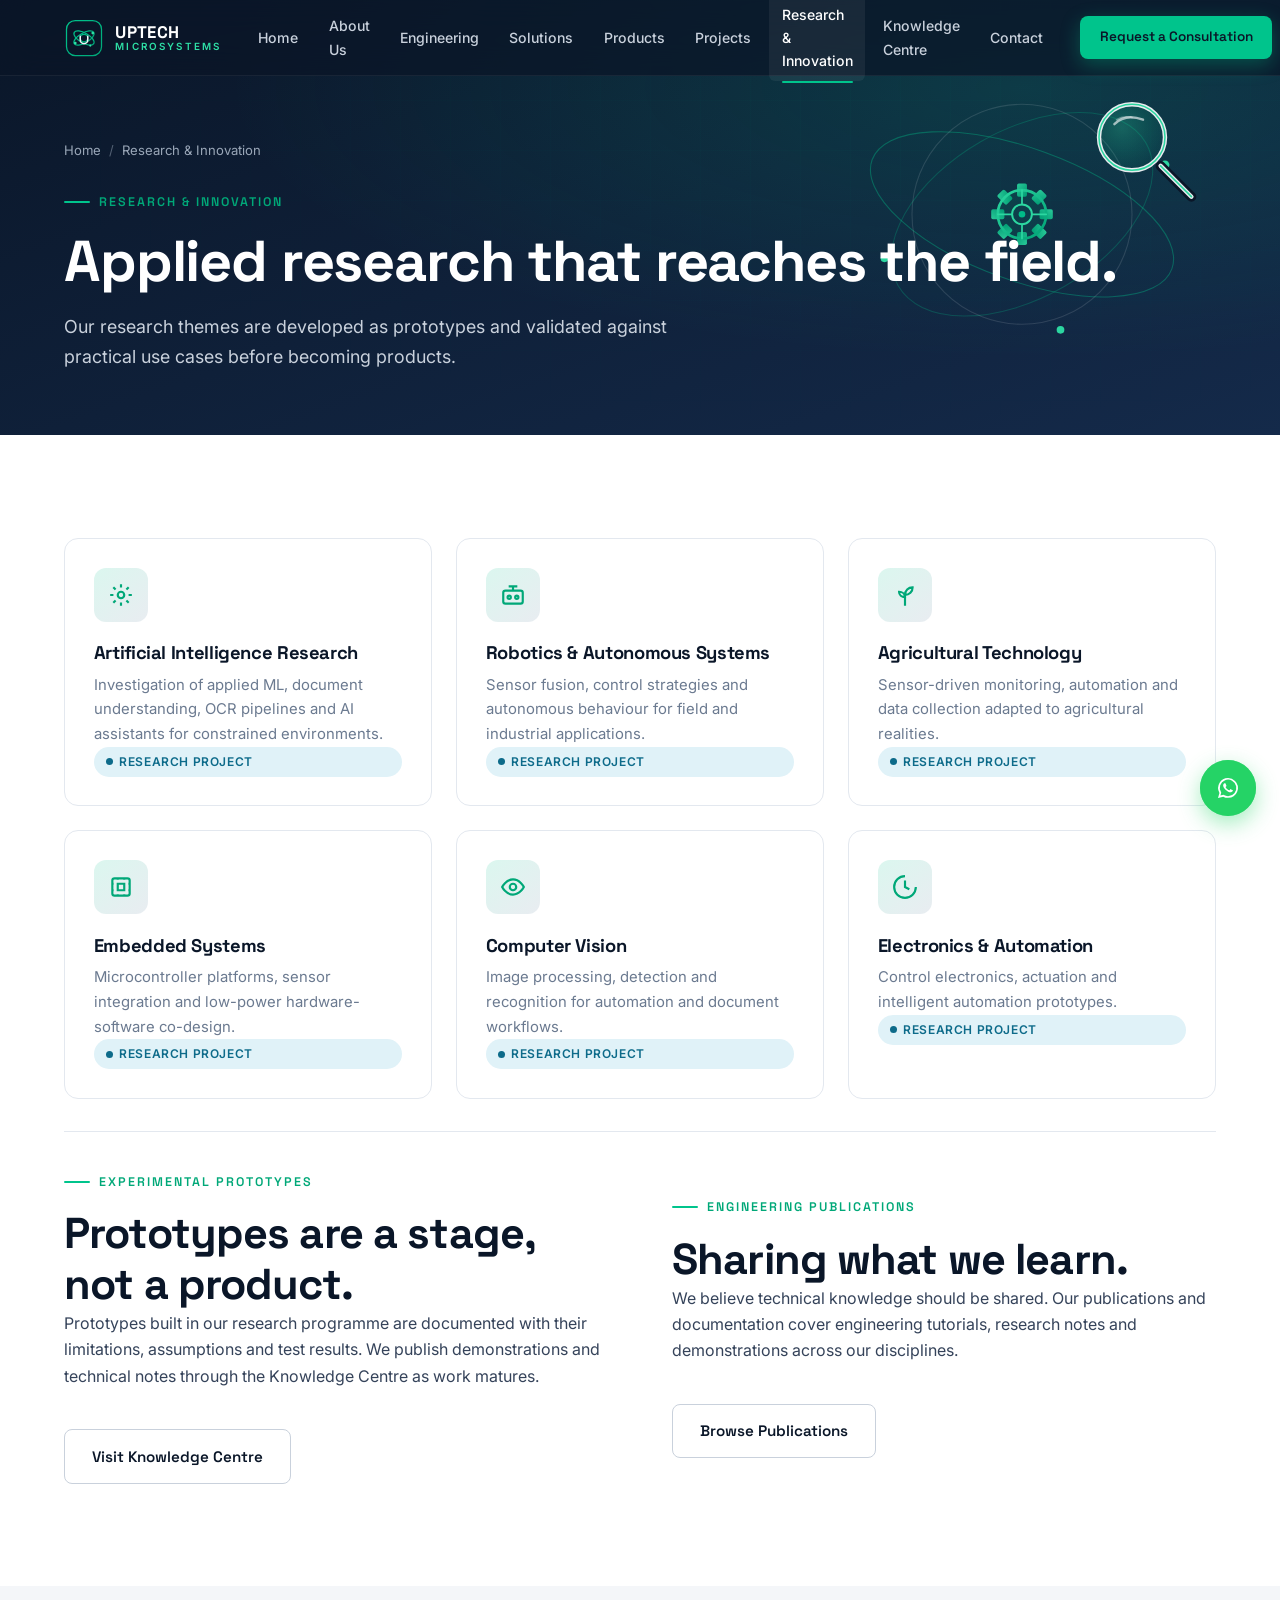
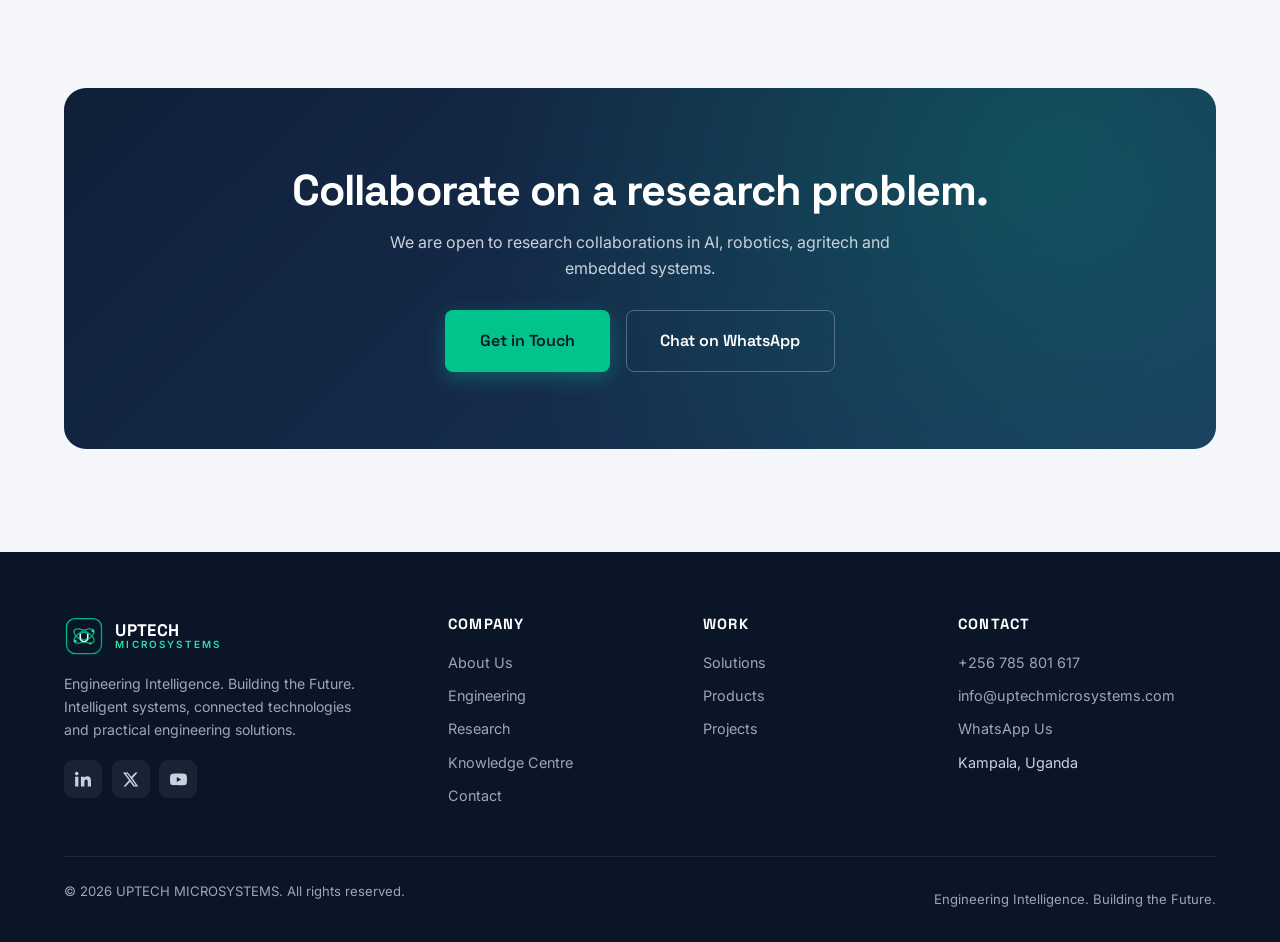
<file: ums/research.html>
<!DOCTYPE html>
<html lang="en">
<head>
  <meta charset="UTF-8" />
  <meta name="viewport" content="width=device-width, initial-scale=1.0" />
  <title>Research &amp; Innovation — UPTECH MICROSYSTEMS</title>
  <meta name="description" content="Research and innovation at UPTECH MICROSYSTEMS: artificial intelligence, robotics, autonomous systems, agricultural technology, embedded systems, computer vision and experimental prototypes." />
  <meta name="theme-color" content="#0a1628" />
  <link rel="icon" href="images/favicon.svg" type="image/svg+xml" />
  <link rel="canonical" href="https://uptechmicrosystems.com/research.html" />
  <meta property="og:title" content="Research &amp; Innovation — UPTECH MICROSYSTEMS" />
  <meta property="og:description" content="Applied research across AI, robotics, agritech and embedded systems." />
  <meta property="og:type" content="website" />
  <meta property="og:url" content="https://uptechmicrosystems.com/research.html" />
  <link rel="preconnect" href="https://fonts.googleapis.com" />
  <link rel="preconnect" href="https://fonts.gstatic.com" crossorigin />
  <link href="https://fonts.googleapis.com/css2?family=Inter:wght@400;500;600;700&family=Space+Grotesk:wght@500;600;700&display=swap" rel="stylesheet" />
  <link rel="stylesheet" href="css/style.css" />
</head>
<body>

<!-- ================= HEADER ================= -->
<header class="site-header" role="banner">
  <div class="nav-wrap">
    <a href="index.html" class="brand" aria-label="UPTECH MICROSYSTEMS home">
      <img class="brand__logo" src="images/logo.svg" alt="" width="40" height="40" />
      <span class="brand__text">
        <span class="brand__name">UPTECH</span>
        <span class="brand__sub">Microsystems</span>
      </span>
    </a>
    <nav class="nav-links" aria-label="Primary navigation">
      <a href="index.html">Home</a>
      <a href="about.html">About Us</a>
      <a href="engineering.html">Engineering</a>
      <a href="solutions.html">Solutions</a>
      <a href="products.html">Products</a>
      <a href="projects.html">Projects</a>
      <a href="research.html" class="active">Research &amp; Innovation</a>
      <a href="knowledge.html">Knowledge Centre</a>
      <a href="contact.html">Contact</a>
    </nav>
    <a href="contact.html" class="btn btn--primary btn--sm nav-cta">Request a Consultation</a>
    <button class="nav-toggle" aria-label="Open menu" aria-expanded="false" aria-controls="mobile-drawer"><span></span></button>
  </div>
</header>

<!-- ================= MOBILE DRAWER ================= -->
<div class="mobile-drawer" id="mobile-drawer" aria-hidden="true">
  <a href="index.html">Home</a>
  <a href="about.html">About Us</a>
  <a href="engineering.html">Engineering</a>
  <a href="solutions.html">Solutions</a>
  <a href="products.html">Products</a>
  <a href="projects.html">Projects</a>
  <a href="research.html" class="active">Research &amp; Innovation</a>
  <a href="knowledge.html">Knowledge Centre</a>
  <a href="contact.html">Contact Us</a>
  <a href="contact.html" class="btn btn--primary">Request a Consultation</a>
</div>

<main>

<!-- ================= PAGE HERO with hand lens + gear + atomic orbit ================= -->
<section class="page-hero">
  <div class="page-hero__bg" aria-hidden="true"></div>
  <div class="page-hero__grid" aria-hidden="true"></div>

  <!-- Decorative SVG: hand lens over spinning gear inside atomic orbitals -->
  <div class="research-orbit" aria-hidden="true">
    <svg viewBox="0 0 400 400" fill="none" xmlns="http://www.w3.org/2000/svg">
      <defs>
        <linearGradient id="rsGearGrad" x1="0" y1="0" x2="1" y2="1">
          <stop offset="0" stop-color="#2ee0a6"/>
          <stop offset="1" stop-color="#00a878"/>
        </linearGradient>
        <radialGradient id="rsLensGrad" cx="0.35" cy="0.35" r="0.75">
          <stop offset="0" stop-color="rgba(46,224,166,0.28)"/>
          <stop offset="1" stop-color="rgba(0,196,140,0.04)"/>
        </radialGradient>
      </defs>

      <!-- Atomic orbital rings (each spins independently) -->
      <g class="rs-orbit" stroke="rgba(0,196,140,0.38)" stroke-width="1" fill="none">
        <ellipse cx="200" cy="200" rx="145" ry="60" transform="rotate(20 200 200)"/>
      </g>
      <g class="rs-orbit rs-orbit--2" stroke="rgba(0,196,140,0.26)" stroke-width="1" fill="none">
        <ellipse cx="200" cy="200" rx="130" ry="76" transform="rotate(-30 200 200)"/>
      </g>
      <g class="rs-orbit rs-orbit--3" stroke="rgba(255,255,255,0.13)" stroke-width="1" fill="none">
        <circle cx="200" cy="200" r="100"/>
      </g>

      <!-- Electrons riding the orbits -->
      <circle class="rs-electron" cx="330" cy="155" r="4"   fill="#2ee0a6"/>
      <circle class="rs-electron" cx="75"  cy="240" r="3.5" fill="#2ee0a6" style="animation-delay:1s"/>
      <circle class="rs-electron" cx="235" cy="305" r="3.5" fill="#2ee0a6" style="animation-delay:2s"/>

      <!-- Rotating gear at the atomic nucleus -->
      <g transform="translate(200 200)">
        <g class="rs-gear">
          <g fill="url(#rsGearGrad)" opacity="0.92">
            <rect x="-4.5" y="-28" width="9" height="12" rx="1.6"/>
            <rect x="-4.5" y="-28" width="9" height="12" rx="1.6" transform="rotate(45)"/>
            <rect x="-4.5" y="-28" width="9" height="12" rx="1.6" transform="rotate(90)"/>
            <rect x="-4.5" y="-28" width="9" height="12" rx="1.6" transform="rotate(135)"/>
            <rect x="-4.5" y="-28" width="9" height="12" rx="1.6" transform="rotate(180)"/>
            <rect x="-4.5" y="-28" width="9" height="12" rx="1.6" transform="rotate(225)"/>
            <rect x="-4.5" y="-28" width="9" height="12" rx="1.6" transform="rotate(270)"/>
            <rect x="-4.5" y="-28" width="9" height="12" rx="1.6" transform="rotate(315)"/>
          </g>
          <circle r="22" fill="rgba(0,196,140,0.10)" stroke="url(#rsGearGrad)" stroke-width="2.5"/>
          <circle r="9" fill="none" stroke="#2ee0a6" stroke-width="1.8"/>
          <g stroke="#2ee0a6" stroke-width="1.6" stroke-linecap="round">
            <line x1="-9" y1="0"  x2="-22" y2="0"/>
            <line x1="9"  y1="0"  x2="22"  y2="0"/>
            <line x1="0"  y1="-9" x2="0"   y2="-22"/>
            <line x1="0"  y1="9"  x2="0"   y2="22"/>
          </g>
          <circle r="3" fill="#00c48c"/>
        </g>
      </g>

      <!-- Magnifying glass (hand lens) tilted over the atom -->
      <g transform="translate(300 130)">
        <g class="rs-lens">
          <line x1="26" y1="26" x2="54" y2="54" stroke="#0a1628"      stroke-width="9"   stroke-linecap="round"/>
          <line x1="26" y1="26" x2="54" y2="54" stroke="#f4f6f9"      stroke-width="4"   stroke-linecap="round"/>
          <line x1="26" y1="26" x2="54" y2="54" stroke="#2ee0a6"      stroke-width="1.5" stroke-linecap="round"/>
          <circle r="30" fill="url(#rsLensGrad)" stroke="#f4f6f9" stroke-width="4"/>
          <circle r="30" fill="none"             stroke="#2ee0a6" stroke-width="1.4"/>
          <path d="M -16 -12 Q -6 -22 10 -16"  stroke="rgba(255,255,255,0.65)" stroke-width="2.2" fill="none" stroke-linecap="round"/>
          <path d="M -14 -16 Q -8 -20 0  -18"  stroke="rgba(255,255,255,0.35)" stroke-width="1.5" fill="none" stroke-linecap="round"/>
        </g>
      </g>
    </svg>
  </div>
  <!-- ============ END decorative SVG ============ -->

  <div class="container">
    <nav class="breadcrumb" aria-label="Breadcrumb">
      <a href="index.html">Home</a><span class="sep">/</span><span>Research &amp; Innovation</span>
    </nav>
    <span class="eyebrow">Research &amp; Innovation</span>
    <h1>Applied research that reaches the field.</h1>
    <p class="lead">Our research themes are developed as prototypes and validated against practical use cases before becoming products.</p>
  </div>
</section>

<!-- ================= RESEARCH THEMES ================= -->
<section class="section">
  <div class="container">
    <div class="grid grid-3">

      <article class="card svc-card reveal">
        <div class="svc-card__icon">
          <svg viewBox="0 0 24 24" fill="none" stroke="currentColor" stroke-width="2"><circle cx="12" cy="12" r="3"/><path d="M12 2v3M12 19v3M2 12h3M19 12h3M4.9 4.9l2.1 2.1M17 17l2.1 2.1M4.9 19.1l2.1-2.1M17 7l2.1-2.1"/></svg>
        </div>
        <h3>Artificial Intelligence Research</h3>
        <p>Investigation of applied ML, document understanding, OCR pipelines and AI assistants for constrained environments.</p>
        <span class="status status--research">Research Project</span>
      </article>

      <article class="card svc-card reveal">
        <div class="svc-card__icon">
          <svg viewBox="0 0 24 24" fill="none" stroke="currentColor" stroke-width="2"><rect x="3" y="8" width="18" height="12" rx="2"/><circle cx="8.5" cy="14" r="1.5"/><circle cx="15.5" cy="14" r="1.5"/><path d="M12 8V4M8 4h8"/></svg>
        </div>
        <h3>Robotics &amp; Autonomous Systems</h3>
        <p>Sensor fusion, control strategies and autonomous behaviour for field and industrial applications.</p>
        <span class="status status--research">Research Project</span>
      </article>

      <article class="card svc-card reveal">
        <div class="svc-card__icon">
          <svg viewBox="0 0 24 24" fill="none" stroke="currentColor" stroke-width="2"><path d="M12 22V12"/><path d="M12 12c0-4 3-7 7-7 0 4-3 7-7 7z"/><path d="M12 14c0-3-2.5-5-5.5-5 0 3 2.5 5 5.5 5z"/></svg>
        </div>
        <h3>Agricultural Technology</h3>
        <p>Sensor-driven monitoring, automation and data collection adapted to agricultural realities.</p>
        <span class="status status--research">Research Project</span>
      </article>

      <article class="card svc-card reveal">
        <div class="svc-card__icon">
          <svg viewBox="0 0 24 24" fill="none" stroke="currentColor" stroke-width="2"><rect x="4" y="4" width="16" height="16" rx="2"/><path d="M9 9h6v6H9z"/><path d="M4 9h1M4 15h1M19 9h1M19 15h1M9 4v1M15 4v1M9 19v1M15 19v1"/></svg>
        </div>
        <h3>Embedded Systems</h3>
        <p>Microcontroller platforms, sensor integration and low-power hardware-software co-design.</p>
        <span class="status status--research">Research Project</span>
      </article>

      <article class="card svc-card reveal">
        <div class="svc-card__icon">
          <svg viewBox="0 0 24 24" fill="none" stroke="currentColor" stroke-width="2"><path d="M2 12s3.5-7 10-7 10 7 10 7-3.5 7-10 7-10-7-10-7z"/><circle cx="12" cy="12" r="3"/></svg>
        </div>
        <h3>Computer Vision</h3>
        <p>Image processing, detection and recognition for automation and document workflows.</p>
        <span class="status status--research">Research Project</span>
      </article>

      <article class="card svc-card reveal">
        <div class="svc-card__icon">
          <svg viewBox="0 0 24 24" fill="none" stroke="currentColor" stroke-width="2"><path d="M12 2a10 10 0 1 0 10 10"/><path d="M12 6v6l4 2"/></svg>
        </div>
        <h3>Electronics &amp; Automation</h3>
        <p>Control electronics, actuation and intelligent automation prototypes.</p>
        <span class="status status--research">Research Project</span>
      </article>

    </div>

    <div class="divider"></div>

    <div class="split">
      <div class="reveal">
        <span class="eyebrow">Experimental Prototypes</span>
        <h2>Prototypes are a stage, not a product.</h2>
        <p>Prototypes built in our research programme are documented with their limitations, assumptions and test results. We publish demonstrations and technical notes through the Knowledge Centre as work matures.</p>
        <a href="knowledge.html" class="btn btn--outline mt-3">Visit Knowledge Centre</a>
      </div>
      <div class="reveal">
        <span class="eyebrow">Engineering Publications</span>
        <h2>Sharing what we learn.</h2>
        <p>We believe technical knowledge should be shared. Our publications and documentation cover engineering tutorials, research notes and demonstrations across our disciplines.</p>
        <a href="knowledge.html" class="btn btn--outline mt-3">Browse Publications</a>
      </div>
    </div>
  </div>
</section>

<!-- ================= CTA ================= -->
<section class="section section--silver">
  <div class="container">
    <div class="cta-band reveal">
      <h2>Collaborate on a research problem.</h2>
      <p>We are open to research collaborations in AI, robotics, agritech and embedded systems.</p>
      <div class="cta-band__actions">
        <a href="contact.html" class="btn btn--primary btn--lg">Get in Touch</a>
        <a href="https://wa.me/256785801617?text=Hello%20UPTECH%20MICROSYSTEMS%2C%20I%20would%20like%20to%20discuss%20a%20research%20collaboration."
           class="btn btn--ghost-light btn--lg" target="_blank" rel="noopener">Chat on WhatsApp</a>
      </div>
    </div>
  </div>
</section>

</main>

<!-- ================= FOOTER ================= -->
<footer class="site-footer">
  <div class="container">
    <div class="footer-grid">
      <div class="footer-brand">
        <a href="index.html" class="brand">
          <img class="brand__logo" src="images/logo.svg" alt="" width="40" height="40" />
          <span class="brand__text">
            <span class="brand__name">UPTECH</span>
            <span class="brand__sub">Microsystems</span>
          </span>
        </a>
        <p>Engineering Intelligence. Building the Future. Intelligent systems, connected technologies and practical engineering solutions.</p>
        <div class="footer-social">
          <a href="#" aria-label="LinkedIn"><svg viewBox="0 0 24 24" fill="currentColor"><path d="M4.98 3.5C4.98 4.88 3.87 6 2.5 6S0 4.88 0 3.5 1.12 1 2.5 1s2.48 1.12 2.48 2.5zM.22 8h4.56v14H.22zM8.34 8h4.37v1.91h.06c.61-1.15 2.1-2.36 4.32-2.36 4.62 0 5.47 3.04 5.47 6.99V22h-4.56v-6.55c0-1.56-.03-3.57-2.18-3.57-2.18 0-2.52 1.7-2.52 3.45V22H8.34z"/></svg></a>
          <a href="#" aria-label="X (Twitter)"><svg viewBox="0 0 24 24" fill="currentColor"><path d="M18.9 2H22l-7.2 8.23L23 22h-6.6l-5.17-6.76L5.3 22H2.2l7.7-8.8L1.5 2h6.77l4.68 6.19zm-1.15 18h1.83L7.4 3.9H5.44z"/></svg></a>
          <a href="#" aria-label="YouTube"><svg viewBox="0 0 24 24" fill="currentColor"><path d="M23.5 6.2a3 3 0 0 0-2.1-2.1C19.5 3.6 12 3.6 12 3.6s-7.5 0-9.4.5A3 3 0 0 0 .5 6.2C0 8.1 0 12 0 12s0 3.9.5 5.8a3 3 0 0 0 2.1 2.1c1.9.5 9.4.5 9.4.5s7.5 0 9.4-.5a3 3 0 0 0 2.1-2.1c.5-1.9.5-5.8.5-5.8s0-3.9-.5-5.8zM9.6 15.6V8.4l6.2 3.6z"/></svg></a>
        </div>
      </div>
      <div class="footer-col">
        <h4>Company</h4>
        <ul>
          <li><a href="about.html">About Us</a></li>
          <li><a href="engineering.html">Engineering</a></li>
          <li><a href="research.html">Research</a></li>
          <li><a href="knowledge.html">Knowledge Centre</a></li>
          <li><a href="contact.html">Contact</a></li>
        </ul>
      </div>
      <div class="footer-col">
        <h4>Work</h4>
        <ul>
          <li><a href="solutions.html">Solutions</a></li>
          <li><a href="products.html">Products</a></li>
          <li><a href="projects.html">Projects</a></li>
        </ul>
      </div>
      <div class="footer-col">
        <h4>Contact</h4>
        <ul>
          <li><a href="tel:+256785801617">+256 785 801 617</a></li>
          <li><a href="mailto:info@uptechmicrosystems.com">info@uptechmicrosystems.com</a></li>
          <li><a href="https://wa.me/256785801617" target="_blank" rel="noopener">WhatsApp Us</a></li>
          <li>Kampala, Uganda</li>
        </ul>
      </div>
    </div>
    <div class="footer-bottom">
      <p>© <span data-year>2025</span> UPTECH MICROSYSTEMS. All rights reserved.</p>
      <p>Engineering Intelligence. Building the Future.</p>
    </div>
  </div>
</footer>

<!-- ================= FLOATING WHATSAPP BUTTON ================= -->
<a
  href="https://wa.me/256785801617?text=Hello%20UPTECH%20MICROSYSTEMS%2C%20I%20would%20like%20to%20discuss%20a%20project."
  class="wa-fab"
  target="_blank"
  rel="noopener"
  aria-label="Chat with UPTECH MICROSYSTEMS on WhatsApp"
  title="Chat with us on WhatsApp"
>
  <svg viewBox="0 0 24 24" fill="currentColor" aria-hidden="true">
    <path d="M17.6 6.32A7.85 7.85 0 0 0 12.05 4a7.94 7.94 0 0 0-6.9 11.9L4 20l4.2-1.1a7.93 7.93 0 0 0 3.84.98h.01a7.94 7.94 0 0 0 5.55-13.56zm-5.55 12.18a6.6 6.6 0 0 1-3.36-.92l-.24-.14-2.5.65.67-2.43-.16-.25a6.6 6.6 0 1 1 5.59 3.09zm3.62-4.94c-.2-.1-1.17-.58-1.35-.64-.18-.07-.31-.1-.44.1-.13.2-.5.64-.62.77-.11.13-.23.14-.43.05-.2-.1-.84-.31-1.6-.99-.59-.53-.99-1.18-1.1-1.38-.12-.2-.01-.31.09-.41.09-.09.2-.23.3-.35.1-.12.13-.2.2-.34.07-.13.03-.25-.02-.35-.05-.1-.44-1.06-.6-1.45-.16-.38-.32-.33-.44-.33-.11 0-.24-.02-.37-.02a.7.7 0 0 0-.51.24 2.16 2.16 0 0 0-.67 1.6c0 .94.68 1.85.78 1.98.1.13 1.34 2.05 3.25 2.87.45.2.81.31 1.09.4.46.15.87.13 1.2.08.37-.06 1.14-.47 1.3-.92.16-.45.16-.84.11-.92-.05-.08-.18-.13-.38-.23z"/>
  </svg>
</a>

<a href="#top" class="back-top" aria-label="Back to top">
  <svg viewBox="0 0 24 24" fill="none" stroke="currentColor" stroke-width="2.5" stroke-linecap="round" stroke-linejoin="round"><path d="M18 15l-6-6-6 6"/></svg>
</a>

<script src="js/main.js"></script>
</body>
</html>
</file>
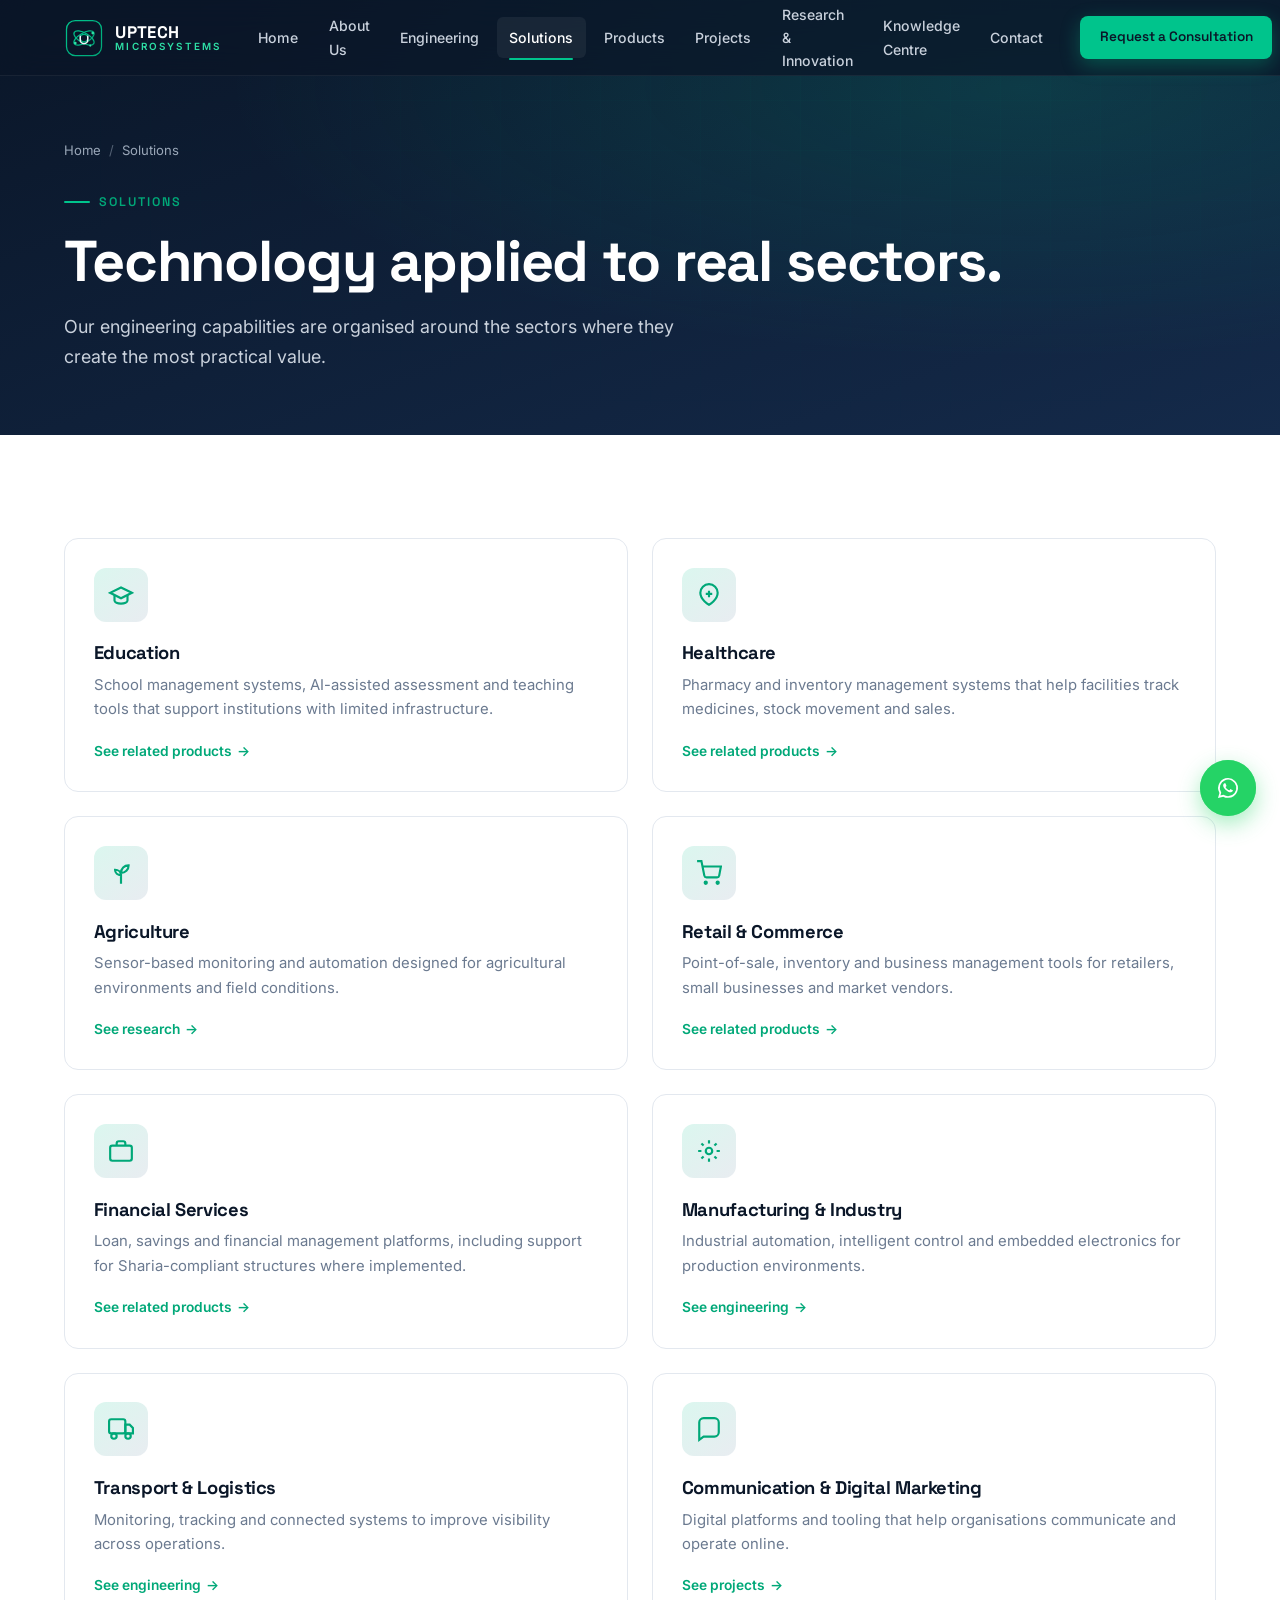
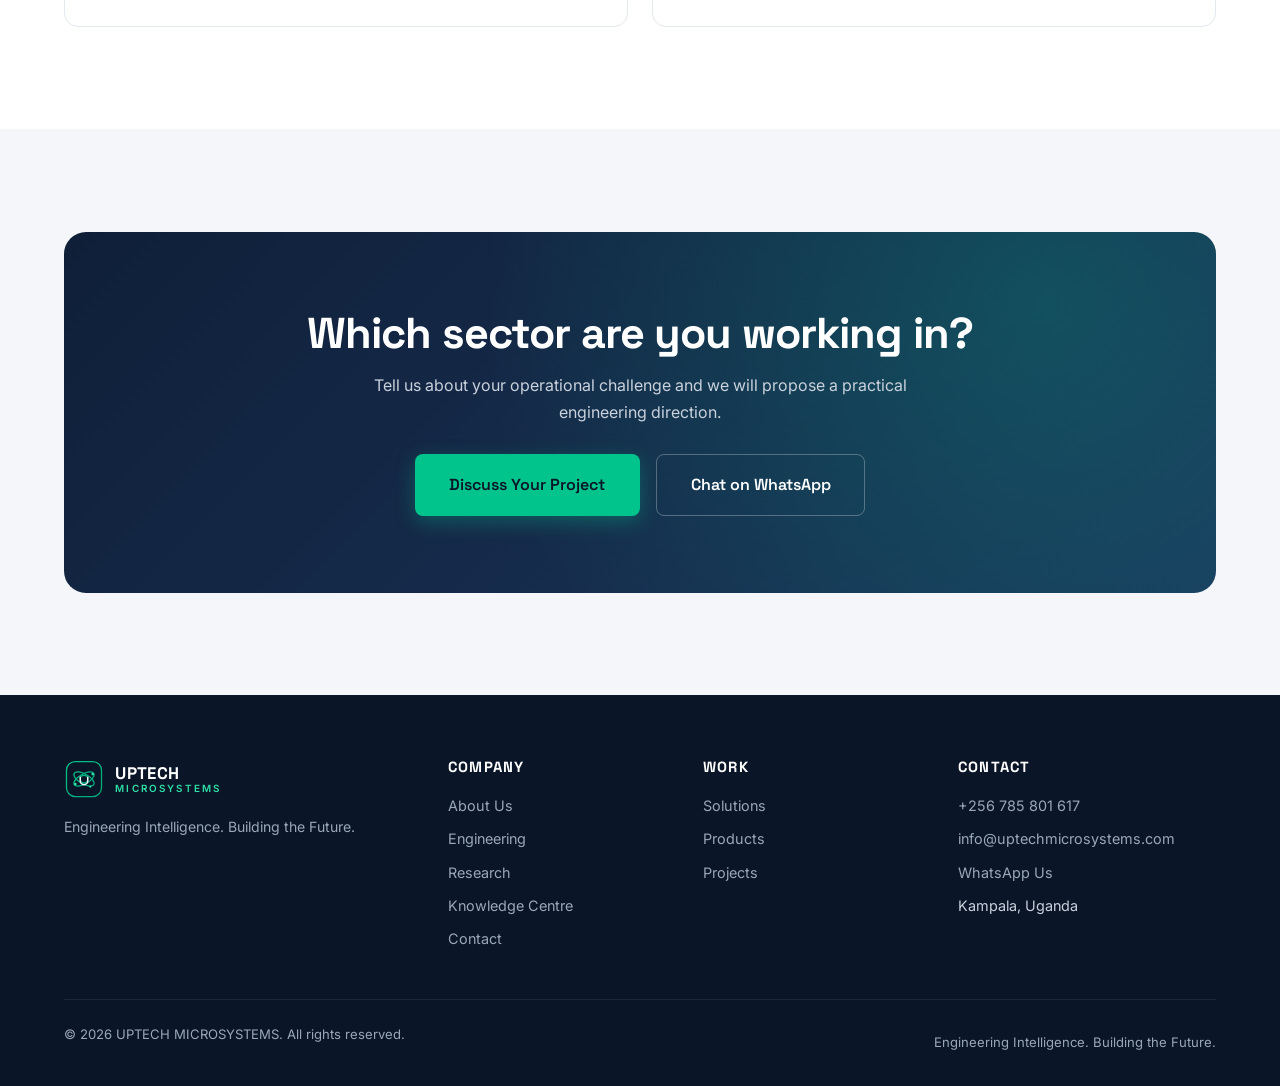
<file: ums/solutions.html>
<!DOCTYPE html>
<html lang="en">
<head>
  <meta charset="UTF-8" />
  <meta name="viewport" content="width=device-width, initial-scale=1.0" />
  <title>Solutions — UPTECH MICROSYSTEMS</title>
  <meta name="description" content="Technology solutions for education, healthcare, agriculture, retail, financial services, manufacturing, transport and communication — engineered by UPTECH MICROSYSTEMS." />
  <meta name="theme-color" content="#0a1628" />
  <link rel="icon" href="images/favicon.svg" type="image/svg+xml" />
  <link rel="canonical" href="https://uptechmicrosystems.com/solutions.html" />
  <meta property="og:title" content="Solutions — UPTECH MICROSYSTEMS" />
  <meta property="og:description" content="Technology solutions across eight sectors, built on intelligent software and connected hardware." />
  <meta property="og:type" content="website" />
  <meta property="og:url" content="https://uptechmicrosystems.com/solutions.html" />
  <link rel="preconnect" href="https://fonts.googleapis.com" />
  <link rel="preconnect" href="https://fonts.gstatic.com" crossorigin />
  <link href="https://fonts.googleapis.com/css2?family=Inter:wght@400;500;600;700&family=Space+Grotesk:wght@500;600;700&display=swap" rel="stylesheet" />
  <link rel="stylesheet" href="css/style.css" />
</head>
<body>
<header class="site-header" role="banner">
  <div class="nav-wrap">
    <a href="index.html" class="brand" aria-label="UPTECH MICROSYSTEMS home">
      <img class="brand__logo" src="images/logo.svg" alt="" width="40" height="40" />
      <span class="brand__text"><span class="brand__name">UPTECH</span><span class="brand__sub">Microsystems</span></span>
    </a>
    <nav class="nav-links" aria-label="Primary navigation">
      <a href="index.html">Home</a>
      <a href="about.html">About Us</a>
      <a href="engineering.html">Engineering</a>
      <a href="solutions.html" class="active">Solutions</a>
      <a href="products.html">Products</a>
      <a href="projects.html">Projects</a>
      <a href="research.html">Research &amp; Innovation</a>
      <a href="knowledge.html">Knowledge Centre</a>
      <a href="contact.html">Contact</a>
    </nav>
    <a href="contact.html" class="btn btn--primary btn--sm nav-cta">Request a Consultation</a>
    <button class="nav-toggle" aria-label="Open menu" aria-expanded="false" aria-controls="mobile-drawer"><span></span></button>
  </div>
</header>

<div class="mobile-drawer" id="mobile-drawer" aria-hidden="true">
  <a href="index.html">Home</a>
  <a href="about.html">About Us</a>
  <a href="engineering.html">Engineering</a>
  <a href="solutions.html" class="active">Solutions</a>
  <a href="products.html">Products</a>
  <a href="projects.html">Projects</a>
  <a href="research.html">Research &amp; Innovation</a>
  <a href="knowledge.html">Knowledge Centre</a>
  <a href="contact.html">Contact Us</a>
  <a href="contact.html" class="btn btn--primary">Request a Consultation</a>
</div>

<main>
<section class="page-hero">
  <div class="page-hero__bg" aria-hidden="true"></div>
  <div class="page-hero__grid" aria-hidden="true"></div>
  <div class="container">
    <nav class="breadcrumb" aria-label="Breadcrumb">
      <a href="index.html">Home</a><span class="sep">/</span><span>Solutions</span>
    </nav>
    <span class="eyebrow">Solutions</span>
    <h1>Technology applied to real sectors.</h1>
    <p class="lead">Our engineering capabilities are organised around the sectors where they create the most practical value.</p>
  </div>
</section>

<section class="section">
  <div class="container">
    <div class="grid grid-2">

      <article class="card svc-card reveal">
        <div class="svc-card__icon">
          <svg viewBox="0 0 24 24" fill="none" stroke="currentColor" stroke-width="2"><path d="M22 10L12 5 2 10l10 5 10-5z"/><path d="M6 12v5c0 1.7 2.7 3 6 3s6-1.3 6-3v-5"/></svg>
        </div>
        <h3>Education</h3>
        <p>School management systems, AI-assisted assessment and teaching tools that support institutions with limited infrastructure.</p>
        <a class="svc-card__link" href="products.html">See related products</a>
      </article>

      <article class="card svc-card reveal">
        <div class="svc-card__icon">
          <svg viewBox="0 0 24 24" fill="none" stroke="currentColor" stroke-width="2"><path d="M12 21s-8-4.5-8-11a8 8 0 0 1 16 0c0 6.5-8 11-8 11z"/><path d="M12 8v6M9 11h6"/></svg>
        </div>
        <h3>Healthcare</h3>
        <p>Pharmacy and inventory management systems that help facilities track medicines, stock movement and sales.</p>
        <a class="svc-card__link" href="products.html">See related products</a>
      </article>

      <article class="card svc-card reveal">
        <div class="svc-card__icon">
          <svg viewBox="0 0 24 24" fill="none" stroke="currentColor" stroke-width="2"><path d="M12 22V12M12 12c0-4 3-7 7-7 0 4-3 7-7 7zM12 14c0-3-2.5-5-5.5-5 0 3 2.5 5 5.5 5z"/></svg>
        </div>
        <h3>Agriculture</h3>
        <p>Sensor-based monitoring and automation designed for agricultural environments and field conditions.</p>
        <a class="svc-card__link" href="research.html">See research</a>
      </article>

      <article class="card svc-card reveal">
        <div class="svc-card__icon">
          <svg viewBox="0 0 24 24" fill="none" stroke="currentColor" stroke-width="2"><circle cx="9" cy="21" r="1"/><circle cx="20" cy="21" r="1"/><path d="M1 1h4l2.7 13.4a2 2 0 0 0 2 1.6h9.7a2 2 0 0 0 2-1.6L23 6H6"/></svg>
        </div>
        <h3>Retail &amp; Commerce</h3>
        <p>Point-of-sale, inventory and business management tools for retailers, small businesses and market vendors.</p>
        <a class="svc-card__link" href="products.html">See related products</a>
      </article>

      <article class="card svc-card reveal">
        <div class="svc-card__icon">
          <svg viewBox="0 0 24 24" fill="none" stroke="currentColor" stroke-width="2"><rect x="2" y="7" width="20" height="14" rx="2"/><path d="M16 7V5a2 2 0 0 0-2-2h-4a2 2 0 0 0-2 2v2"/></svg>
        </div>
        <h3>Financial Services</h3>
        <p>Loan, savings and financial management platforms, including support for Sharia-compliant structures where implemented.</p>
        <a class="svc-card__link" href="products.html">See related products</a>
      </article>

      <article class="card svc-card reveal">
        <div class="svc-card__icon">
          <svg viewBox="0 0 24 24" fill="none" stroke="currentColor" stroke-width="2"><circle cx="12" cy="12" r="3"/><path d="M12 2v3M12 19v3M2 12h3M19 12h3M5 5l2 2M17 17l2 2M5 19l2-2M17 7l2-2"/></svg>
        </div>
        <h3>Manufacturing &amp; Industry</h3>
        <p>Industrial automation, intelligent control and embedded electronics for production environments.</p>
        <a class="svc-card__link" href="engineering.html">See engineering</a>
      </article>

      <article class="card svc-card reveal">
        <div class="svc-card__icon">
          <svg viewBox="0 0 24 24" fill="none" stroke="currentColor" stroke-width="2"><rect x="1" y="3" width="15" height="13" rx="2"/><path d="M16 8h4l3 3v5h-7z"/><circle cx="5.5" cy="18.5" r="2.5"/><circle cx="18.5" cy="18.5" r="2.5"/></svg>
        </div>
        <h3>Transport &amp; Logistics</h3>
        <p>Monitoring, tracking and connected systems to improve visibility across operations.</p>
        <a class="svc-card__link" href="engineering.html">See engineering</a>
      </article>

      <article class="card svc-card reveal">
        <div class="svc-card__icon">
          <svg viewBox="0 0 24 24" fill="none" stroke="currentColor" stroke-width="2"><path d="M21 15a4 4 0 0 1-4 4H7l-4 3V6a4 4 0 0 1 4-4h10a4 4 0 0 1 4 4z"/></svg>
        </div>
        <h3>Communication &amp; Digital Marketing</h3>
        <p>Digital platforms and tooling that help organisations communicate and operate online.</p>
        <a class="svc-card__link" href="projects.html">See projects</a>
      </article>

    </div>
  </div>
</section>

<section class="section section--silver">
  <div class="container">
    <div class="cta-band reveal">
      <h2>Which sector are you working in?</h2>
      <p>Tell us about your operational challenge and we will propose a practical engineering direction.</p>
      <div class="cta-band__actions">
        <a href="contact.html" class="btn btn--primary btn--lg">Discuss Your Project</a>
        <a href="https://wa.me/256785801617?text=Hello%20UPTECH%20MICROSYSTEMS%2C%20I%20would%20like%20to%20discuss%20a%20project."
           class="btn btn--ghost-light btn--lg" target="_blank" rel="noopener">Chat on WhatsApp</a>
      </div>
    </div>
  </div>
</section>
</main>

<footer class="site-footer">
  <div class="container">
    <div class="footer-grid">
      <div class="footer-brand">
        <a href="index.html" class="brand">
          <img class="brand__logo" src="images/logo.svg" alt="" width="40" height="40" />
          <span class="brand__text"><span class="brand__name">UPTECH</span><span class="brand__sub">Microsystems</span></span>
        </a>
        <p>Engineering Intelligence. Building the Future.</p>
      </div>
      <div class="footer-col">
        <h4>Company</h4>
        <ul>
          <li><a href="about.html">About Us</a></li>
          <li><a href="engineering.html">Engineering</a></li>
          <li><a href="research.html">Research</a></li>
          <li><a href="knowledge.html">Knowledge Centre</a></li>
          <li><a href="contact.html">Contact</a></li>
        </ul>
      </div>
      <div class="footer-col">
        <h4>Work</h4>
        <ul>
          <li><a href="solutions.html">Solutions</a></li>
          <li><a href="products.html">Products</a></li>
          <li><a href="projects.html">Projects</a></li>
        </ul>
      </div>
      <div class="footer-col">
        <h4>Contact</h4>
        <ul>
          <li><a href="tel:+256785801617">+256 785 801 617</a></li>
          <li><a href="mailto:info@uptechmicrosystems.com">info@uptechmicrosystems.com</a></li>
          <li><a href="https://wa.me/256785801617" target="_blank" rel="noopener">WhatsApp Us</a></li>
          <li>Kampala, Uganda</li>
        </ul>
      </div>
    </div>
    <div class="footer-bottom">
      <p>© <span data-year>2025</span> UPTECH MICROSYSTEMS. All rights reserved.</p>
      <p>Engineering Intelligence. Building the Future.</p>
    </div>
  </div>
</footer>

<!-- ================= FLOATING WHATSAPP BUTTON ================= -->
<a
  href="https://wa.me/256785801617?text=Hello%20UPTECH%20MICROSYSTEMS%2C%20I%20would%20like%20to%20discuss%20a%20project."
  class="wa-fab"
  target="_blank"
  rel="noopener"
  aria-label="Chat with UPTECH MICROSYSTEMS on WhatsApp"
  title="Chat with us on WhatsApp"
>
  <svg viewBox="0 0 24 24" fill="currentColor" aria-hidden="true">
    <path d="M17.6 6.32A7.85 7.85 0 0 0 12.05 4a7.94 7.94 0 0 0-6.9 11.9L4 20l4.2-1.1a7.93 7.93 0 0 0 3.84.98h.01a7.94 7.94 0 0 0 5.55-13.56zm-5.55 12.18a6.6 6.6 0 0 1-3.36-.92l-.24-.14-2.5.65.67-2.43-.16-.25a6.6 6.6 0 1 1 5.59 3.09zm3.62-4.94c-.2-.1-1.17-.58-1.35-.64-.18-.07-.31-.1-.44.1-.13.2-.5.64-.62.77-.11.13-.23.14-.43.05-.2-.1-.84-.31-1.6-.99-.59-.53-.99-1.18-1.1-1.38-.12-.2-.01-.31.09-.41.09-.09.2-.23.3-.35.1-.12.13-.2.2-.34.07-.13.03-.25-.02-.35-.05-.1-.44-1.06-.6-1.45-.16-.38-.32-.33-.44-.33-.11 0-.24-.02-.37-.02a.7.7 0 0 0-.51.24 2.16 2.16 0 0 0-.67 1.6c0 .94.68 1.85.78 1.98.1.13 1.34 2.05 3.25 2.87.45.2.81.31 1.09.4.46.15.87.13 1.2.08.37-.06 1.14-.47 1.3-.92.16-.45.16-.84.11-.92-.05-.08-.18-.13-.38-.23z"/>
  </svg>
</a>

<a href="#top" class="back-top" aria-label="Back to top">
  <svg viewBox="0 0 24 24" fill="none" stroke="currentColor" stroke-width="2.5" stroke-linecap="round" stroke-linejoin="round"><path d="M18 15l-6-6-6 6"/></svg>
</a>

<script src="js/main.js"></script>
</body>
</html>
</file>
<file: ums/css/style.css>
/* ============================================================
   UPTECH MICROSYSTEMS — Global Stylesheet
   Engineering Intelligence. Building the Future.
   ============================================================ */

/* ---------- Design Tokens ---------- */
:root {
  --navy-900: #0a1628;
  --navy-800: #0f1f38;
  --navy-700: #142a4a;
  --navy-600: #1b365d;
  --navy-500: #234876;
  --green-500: #00c48c;
  --green-400: #2ee0a6;
  --green-600: #00a878;
  --silver-100: #f4f6f9;
  --silver-200: #e3e8ef;
  --silver-300: #c9d1dc;
  --silver-400: #9aa7b8;
  --white: #ffffff;
  --text-dark: #0a1628;
  --text-body: #35435a;
  --text-muted: #6b7a90;
  --shadow-sm: 0 1px 3px rgba(10, 22, 40, 0.08);
  --shadow-md: 0 8px 24px rgba(10, 22, 40, 0.10);
  --shadow-lg: 0 20px 48px rgba(10, 22, 40, 0.16);
  --shadow-glow: 0 0 32px rgba(0, 196, 140, 0.28);
  --radius-sm: 8px;
  --radius-md: 14px;
  --radius-lg: 22px;
  --font-display: 'Space Grotesk', 'Inter', system-ui, sans-serif;
  --font-body: 'Inter', system-ui, -apple-system, sans-serif;
  --container: 1200px;
  --header-h: 76px;
  --transition: 0.28s cubic-bezier(0.4, 0, 0.2, 1);
}

/* ---------- Reset & Base ---------- */
*, *::before, *::after { box-sizing: border-box; margin: 0; padding: 0; }

html { scroll-behavior: smooth; -webkit-text-size-adjust: 100%; }

body {
  font-family: var(--font-body);
  font-size: 1rem;
  line-height: 1.65;
  color: var(--text-body);
  background: var(--white);
  overflow-x: hidden;
  -webkit-font-smoothing: antialiased;
}

img { max-width: 100%; display: block; }
a { color: inherit; text-decoration: none; }
ul { list-style: none; }
button { font-family: inherit; cursor: pointer; border: none; background: none; }
:focus-visible { outline: 3px solid var(--green-500); outline-offset: 3px; border-radius: 4px; }

h1, h2, h3, h4, h5 {
  font-family: var(--font-display);
  color: var(--text-dark);
  line-height: 1.18;
  font-weight: 700;
  letter-spacing: -0.02em;
}
h1 { font-size: clamp(2.2rem, 5vw, 3.6rem); }
h2 { font-size: clamp(1.8rem, 3.6vw, 2.7rem); }
h3 { font-size: clamp(1.25rem, 2vw, 1.6rem); }
h4 { font-size: 1.15rem; }

p { margin-bottom: 1rem; }
p:last-child { margin-bottom: 0; }

.container {
  width: 100%;
  max-width: var(--container);
  margin-inline: auto;
  padding-inline: 1.5rem;
}

.section { padding-block: clamp(4rem, 8vw, 7rem); }
.section--tight { padding-block: clamp(2.5rem, 5vw, 4rem); }
.section--navy { background: var(--navy-900); color: var(--silver-200); }
.section--navy h1, .section--navy h2, .section--navy h3 { color: var(--white); }
.section--silver { background: var(--silver-100); }

.section-head { max-width: 720px; margin-bottom: 3rem; }
.section-head--center { margin-inline: auto; text-align: center; }
.eyebrow {
  display: inline-flex; align-items: center; gap: 0.55rem;
  font-family: var(--font-display);
  font-size: 0.78rem; font-weight: 600;
  letter-spacing: 0.16em; text-transform: uppercase;
  color: var(--green-600);
  margin-bottom: 1rem;
}
.eyebrow::before {
  content: ''; width: 26px; height: 2px;
  background: var(--green-500); border-radius: 2px;
}
.section--navy .eyebrow { color: var(--green-400); }
.lead { font-size: 1.12rem; color: var(--text-muted); }
.section--navy .lead { color: var(--silver-300); }

/* ---------- Buttons ---------- */
.btn {
  display: inline-flex; align-items: center; justify-content: center; gap: 0.6rem;
  font-family: var(--font-display);
  font-weight: 600; font-size: 0.95rem;
  padding: 0.85rem 1.7rem;
  border-radius: var(--radius-sm);
  transition: var(--transition);
  white-space: nowrap;
  border: 1.5px solid transparent;
}
.btn--primary {
  background: var(--green-500); color: var(--navy-900);
  box-shadow: 0 6px 20px rgba(0, 196, 140, 0.32);
}
.btn--primary:hover {
  background: var(--green-400);
  transform: translateY(-2px);
  box-shadow: var(--shadow-glow);
}
.btn--outline {
  border-color: var(--silver-300); color: var(--text-dark);
  background: transparent;
}
.btn--outline:hover {
  border-color: var(--green-500); color: var(--green-600);
  background: rgba(0, 196, 140, 0.06);
}
.btn--ghost-light {
  border-color: rgba(255,255,255,0.28); color: var(--white);
}
.btn--ghost-light:hover {
  border-color: var(--green-400); color: var(--green-400);
  background: rgba(0,196,140,0.08);
}
.btn--lg { padding: 1.05rem 2.1rem; font-size: 1rem; }
.btn--sm { padding: 0.6rem 1.15rem; font-size: 0.85rem; }

/* ---------- Header / Nav ---------- */
.site-header {
  position: fixed; top: 0; left: 0; right: 0; z-index: 1000;
  height: var(--header-h);
  display: flex; align-items: center;
  background: rgba(10, 22, 40, 0.72);
  backdrop-filter: blur(16px);
  -webkit-backdrop-filter: blur(16px);
  border-bottom: 1px solid rgba(255,255,255,0.06);
  transition: var(--transition);
}
.site-header.scrolled {
  background: rgba(10, 22, 40, 0.96);
  box-shadow: var(--shadow-md);
}
.nav-wrap {
  width: 100%; max-width: var(--container);
  margin-inline: auto; padding-inline: 1.5rem;
  display: flex; align-items: center; justify-content: space-between; gap: 1.5rem;
}
.brand { display: flex; align-items: center; gap: 0.7rem; flex-shrink: 0; }
.brand__logo { width: 40px; height: 40px; }
.brand__text { display: flex; flex-direction: column; line-height: 1.1; }
.brand__name {
  font-family: var(--font-display); font-weight: 700;
  font-size: 1.05rem; letter-spacing: 0.02em; color: var(--white);
}
.brand__sub {
  font-size: 0.62rem; letter-spacing: 0.22em;
  text-transform: uppercase; color: var(--green-400); font-weight: 600;
}
.nav-links { display: flex; align-items: center; gap: 0.3rem; }
.nav-links a {
  font-size: 0.88rem; font-weight: 500;
  color: var(--silver-300); padding: 0.55rem 0.8rem;
  border-radius: 6px; transition: var(--transition);
  position: relative;
}
.nav-links a:hover, .nav-links a.active {
  color: var(--white); background: rgba(255,255,255,0.06);
}
.nav-links a.active::after {
  content: ''; position: absolute; left: 0.8rem; right: 0.8rem; bottom: -2px;
  height: 2px; background: var(--green-500); border-radius: 2px;
}
.nav-cta { flex-shrink: 0; }
.nav-toggle {
  display: none; width: 44px; height: 44px;
  align-items: center; justify-content: center;
  border-radius: 8px; color: var(--white);
  background: rgba(255,255,255,0.06);
}
.nav-toggle span {
  display: block; width: 22px; height: 2px; background: currentColor;
  position: relative; transition: var(--transition);
}
.nav-toggle span::before, .nav-toggle span::after {
  content: ''; position: absolute; left: 0; width: 22px; height: 2px;
  background: currentColor; transition: var(--transition);
}
.nav-toggle span::before { top: -7px; }
.nav-toggle span::after { top: 7px; }
.nav-toggle.open span { background: transparent; }
.nav-toggle.open span::before { top: 0; transform: rotate(45deg); }
.nav-toggle.open span::after { top: 0; transform: rotate(-45deg); }

/* Mobile drawer */
.mobile-drawer {
  position: fixed; inset: 0; z-index: 999;
  background: var(--navy-900);
  transform: translateX(100%);
  transition: transform 0.4s cubic-bezier(0.4, 0, 0.2, 1);
  display: flex; flex-direction: column;
  padding: 6rem 2rem 2rem;
  overflow-y: auto;
}
.mobile-drawer.open { transform: translateX(0); }
.mobile-drawer a {
  font-family: var(--font-display); font-size: 1.15rem; font-weight: 600;
  color: var(--silver-200); padding: 0.9rem 0;
  border-bottom: 1px solid rgba(255,255,255,0.08);
  display: flex; align-items: center; justify-content: space-between;
  transition: var(--transition);
}
.mobile-drawer a:hover, .mobile-drawer a.active { color: var(--green-400); padding-left: 0.5rem; }
.mobile-drawer .btn { margin-top: 1.8rem; width: 100%; }

/* ---------- Hero ---------- */
.hero {
  position: relative; min-height: 100vh;
  display: flex; align-items: center;
  padding-top: var(--header-h);
  background: var(--navy-900); color: var(--white);
  overflow: hidden;
}
.hero__bg {
  position: absolute; inset: 0; z-index: 0;
  background:
    radial-gradient(ellipse at 78% 30%, rgba(0, 196, 140, 0.18), transparent 55%),
    radial-gradient(ellipse at 15% 80%, rgba(35, 72, 118, 0.55), transparent 60%),
    linear-gradient(160deg, var(--navy-900) 0%, var(--navy-700) 100%);
}
.hero__grid {
  position: absolute; inset: 0; z-index: 0; opacity: 0.5;
  background-image:
    linear-gradient(rgba(0,196,140,0.06) 1px, transparent 1px),
    linear-gradient(90deg, rgba(0,196,140,0.06) 1px, transparent 1px);
  background-size: 60px 60px;
  mask-image: radial-gradient(ellipse at 60% 40%, #000 30%, transparent 75%);
  -webkit-mask-image: radial-gradient(ellipse at 60% 40%, #000 30%, transparent 75%);
}
/* Animated circuit/orbital motif */
.hero__orbit {
  position: absolute; z-index: 0; right: -8%; top: 50%;
  width: min(620px, 60vw); aspect-ratio: 1;
  transform: translateY(-50%);
  opacity: 0.55; pointer-events: none;
}
.hero__orbit svg { width: 100%; height: 100%; }
.hero__orbit .ring { transform-origin: center; animation: spin 40s linear infinite; }
.hero__orbit .ring--2 { animation-duration: 28s; animation-direction: reverse; }
.hero__orbit .ring--3 { animation-duration: 55s; }
.hero__orbit .pulse-dot { animation: pulseDot 3s ease-in-out infinite; }
@keyframes spin { to { transform: rotate(360deg); } }
@keyframes pulseDot { 0%,100% { opacity: 0.4; r: 3; } 50% { opacity: 1; r: 5.5; } }

.hero__inner { position: relative; z-index: 2; padding-block: 4rem; }
.hero__content { max-width: 760px; }
.hero__badge {
  display: inline-flex; align-items: center; gap: 0.6rem;
  padding: 0.45rem 1rem; border-radius: 999px;
  background: rgba(0,196,140,0.1); border: 1px solid rgba(0,196,140,0.3);
  color: var(--green-400); font-size: 0.78rem; font-weight: 600;
  letter-spacing: 0.1em; text-transform: uppercase; margin-bottom: 1.6rem;
}
.hero__badge .dot {
  width: 7px; height: 7px; border-radius: 50%; background: var(--green-400);
  box-shadow: 0 0 0 0 rgba(0,196,140,0.6); animation: ping 2s infinite;
}
@keyframes ping {
  0% { box-shadow: 0 0 0 0 rgba(0,196,140,0.5); }
  70% { box-shadow: 0 0 0 10px rgba(0,196,140,0); }
  100% { box-shadow: 0 0 0 0 rgba(0,196,140,0); }
}
.hero h1 { color: var(--white); margin-bottom: 1.4rem; }
.hero h1 .accent {
  background: linear-gradient(100deg, var(--green-400), var(--green-500));
  -webkit-background-clip: text; background-clip: text;
  -webkit-text-fill-color: transparent;
}
.hero__lead {
  font-size: clamp(1.02rem, 1.6vw, 1.22rem);
  color: var(--silver-300); max-width: 620px; margin-bottom: 2.2rem;
}
.hero__actions { display: flex; flex-wrap: wrap; gap: 1rem; margin-bottom: 3.5rem; }
.hero__stats {
  display: grid; grid-template-columns: repeat(4, 1fr);
  gap: 1.5rem; border-top: 1px solid rgba(255,255,255,0.1);
  padding-top: 2rem; max-width: 720px;
}
.hero__stat .num {
  font-family: var(--font-display); font-size: clamp(1.4rem, 2.4vw, 1.9rem);
  font-weight: 700; color: var(--white);
}
.hero__stat .num .accent { color: var(--green-400); }
.hero__stat .label {
  font-size: 0.76rem; color: var(--silver-400);
  text-transform: uppercase; letter-spacing: 0.08em; margin-top: 0.2rem;
}

/* ---------- Page hero (inner pages) ---------- */
.page-hero {
  position: relative; padding-top: calc(var(--header-h) + 4rem);
  padding-bottom: 4rem; background: var(--navy-900); color: var(--white);
  overflow: hidden;
}
.page-hero__bg {
  position: absolute; inset: 0;
  background:
    radial-gradient(ellipse at 80% 20%, rgba(0,196,140,0.16), transparent 55%),
    linear-gradient(160deg, var(--navy-900), var(--navy-700));
}
.page-hero__grid {
  position: absolute; inset: 0; opacity: 0.4;
  background-image:
    linear-gradient(rgba(0,196,140,0.06) 1px, transparent 1px),
    linear-gradient(90deg, rgba(0,196,140,0.06) 1px, transparent 1px);
  background-size: 50px 50px;
  mask-image: radial-gradient(ellipse at 70% 30%, #000, transparent 80%);
  -webkit-mask-image: radial-gradient(ellipse at 70% 30%, #000, transparent 80%);
}
.page-hero .container { position: relative; z-index: 2; }
.page-hero h1 { color: var(--white); margin-bottom: 1rem; }
.page-hero .lead { color: var(--silver-300); max-width: 640px; }
.breadcrumb {
  display: flex; gap: 0.5rem; align-items: center;
  font-size: 0.82rem; color: var(--silver-400); margin-bottom: 1.4rem;
}
.breadcrumb a:hover { color: var(--green-400); }
.breadcrumb .sep { opacity: 0.5; }

/* ---------- Grids & Cards ---------- */
.grid { display: grid; gap: 1.5rem; }
.grid-2 { grid-template-columns: repeat(2, 1fr); }
.grid-3 { grid-template-columns: repeat(3, 1fr); }
.grid-4 { grid-template-columns: repeat(4, 1fr); }

.card {
  background: var(--white);
  border: 1px solid var(--silver-200);
  border-radius: var(--radius-md);
  padding: 1.8rem;
  transition: var(--transition);
  position: relative;
  overflow: hidden;
}
.card::before {
  content: ''; position: absolute; inset: 0 auto auto 0;
  width: 0; height: 3px; background: var(--green-500);
  transition: width 0.35s ease;
}
.card:hover {
  transform: translateY(-5px);
  border-color: transparent;
  box-shadow: var(--shadow-md);
}
.card:hover::before { width: 100%; }

.svc-card { display: flex; flex-direction: column; }
.svc-card__icon {
  width: 54px; height: 54px; border-radius: 12px;
  display: grid; place-items: center;
  background: linear-gradient(140deg, rgba(0,196,140,0.14), rgba(35,72,118,0.1));
  color: var(--green-600); margin-bottom: 1.3rem;
  transition: var(--transition);
}
.svc-card:hover .svc-card__icon {
  background: linear-gradient(140deg, var(--green-500), var(--green-600));
  color: var(--white); transform: scale(1.06);
}
.svc-card__icon svg { width: 26px; height: 26px; }
.svc-card h3 { font-size: 1.15rem; margin-bottom: 0.55rem; }
.svc-card p { font-size: 0.93rem; color: var(--text-muted); margin-bottom: 0; }
.svc-card__link {
  margin-top: 1.1rem; font-size: 0.86rem; font-weight: 600;
  color: var(--green-600); display: inline-flex; align-items: center; gap: 0.35rem;
}
.svc-card__link::after { content: '→'; transition: transform 0.2s; }
.svc-card:hover .svc-card__link::after { transform: translateX(4px); }

/* Solution tiles */
.solution-tile {
  position: relative; border-radius: var(--radius-md); overflow: hidden;
  background: var(--navy-800); color: var(--white); padding: 2rem 1.8rem;
  min-height: 180px; display: flex; flex-direction: column; justify-content: flex-end;
  transition: var(--transition); border: 1px solid rgba(255,255,255,0.06);
}
.solution-tile::before {
  content: ''; position: absolute; inset: 0;
  background: radial-gradient(circle at 80% 10%, rgba(0,196,140,0.18), transparent 60%);
  opacity: 0; transition: var(--transition);
}
.solution-tile:hover { transform: translateY(-4px); border-color: rgba(0,196,140,0.4); }
.solution-tile:hover::before { opacity: 1; }
.solution-tile__icon { color: var(--green-400); margin-bottom: auto; }
.solution-tile__icon svg { width: 30px; height: 30px; }
.solution-tile h3 { color: var(--white); font-size: 1.1rem; margin-top: 1.4rem; margin-bottom: 0.3rem; }
.solution-tile p { font-size: 0.85rem; color: var(--silver-400); margin: 0; }

/* ---------- Projects ---------- */
.filter-bar {
  display: flex; flex-wrap: wrap; gap: 0.6rem; margin-bottom: 2.5rem;
}
.filter-chip {
  font-family: var(--font-display); font-size: 0.82rem; font-weight: 600;
  padding: 0.5rem 1.1rem; border-radius: 999px;
  border: 1.5px solid var(--silver-300); color: var(--text-muted);
  background: var(--white); transition: var(--transition);
}
.filter-chip:hover { border-color: var(--green-500); color: var(--green-600); }
.filter-chip.active {
  background: var(--navy-900); color: var(--white); border-color: var(--navy-900);
}

.project-card {
  background: var(--white); border: 1px solid var(--silver-200);
  border-radius: var(--radius-md); overflow: hidden;
  display: flex; flex-direction: column;
  transition: var(--transition);
}
.project-card:hover { transform: translateY(-5px); box-shadow: var(--shadow-md); border-color: transparent; }
.project-card__media {
  aspect-ratio: 16/10; position: relative;
  background: linear-gradient(140deg, var(--navy-800), var(--navy-600));
  display: grid; place-items: center; overflow: hidden;
}
.project-card__media img { width: 100%; height: 100%; object-fit: cover; }
.project-card__media .ph {
  color: rgba(255,255,255,0.35); font-family: var(--font-display);
  font-size: 0.75rem; letter-spacing: 0.2em; text-transform: uppercase;
}
.project-card__body { padding: 1.5rem; display: flex; flex-direction: column; flex: 1; }
.project-card__body h3 { font-size: 1.18rem; margin-bottom: 0.5rem; }
.project-card__body p { font-size: 0.92rem; color: var(--text-muted); margin-bottom: 1.1rem; }
.project-card__tags { display: flex; flex-wrap: wrap; gap: 0.4rem; margin-bottom: 1.1rem; }
.tag {
  font-size: 0.72rem; font-weight: 600; padding: 0.28rem 0.7rem;
  border-radius: 999px; background: var(--silver-100); color: var(--text-muted);
}
.project-card__foot {
  margin-top: auto; display: flex; align-items: center;
  justify-content: space-between; gap: 1rem;
}
.status {
  display: inline-flex; align-items: center; gap: 0.4rem;
  font-size: 0.75rem; font-weight: 600;
  padding: 0.32rem 0.75rem; border-radius: 999px;
  text-transform: uppercase; letter-spacing: 0.05em;
}
.status::before { content: ''; width: 7px; height: 7px; border-radius: 50%; background: currentColor; }
.status--completed { color: #1a7f4b; background: #e3f5ec; }
.status--demo { color: #0d6b8a; background: #e0f2f8; }
.status--development { color: #9a6a00; background: #fdf3d8; }
.status--prototype { color: #7a4fb0; background: #f0e9fb; }
.status--research { color: #0d6b8a; background: #e0f2f8; }
.status--planned { color: var(--text-muted); background: var(--silver-100); }

.project-link {
  font-family: var(--font-display); font-size: 0.85rem; font-weight: 600;
  color: var(--green-600); display: inline-flex; align-items: center; gap: 0.3rem;
}
.project-link:hover { gap: 0.55rem; }

/* Featured project presentation */
.feature-project {
  display: grid; grid-template-columns: 1fr 1fr; gap: 3rem;
  align-items: center; margin-bottom: 4rem;
}
.feature-project:nth-child(even) .feature-project__media { order: 2; }
.feature-project__media {
  border-radius: var(--radius-lg); overflow: hidden;
  background: var(--navy-800); aspect-ratio: 4/3;
  box-shadow: var(--shadow-lg); position: relative;
}
.feature-project__media .ratio {
  aspect-ratio: 16/9; width: 100%; height: 100%;
}
.feature-project__media iframe { width: 100%; height: 100%; border: 0; display: block; }
.feature-project__body h3 { margin-bottom: 0.8rem; }
.feature-project__body .lead { margin-bottom: 1.2rem; }
.feature-project__features { margin: 1.2rem 0 1.5rem; display: grid; gap: 0.55rem; }
.feature-project__features li {
  display: flex; gap: 0.6rem; align-items: flex-start;
  font-size: 0.92rem; color: var(--text-body);
}
.feature-project__features li::before {
  content: ''; flex-shrink: 0; margin-top: 0.42em;
  width: 16px; height: 16px;
  background: rgba(0,196,140,0.15); border-radius: 50%;
  background-image: url("data:image/svg+xml,%3Csvg xmlns='http://www.w3.org/2000/svg' width='10' height='10' viewBox='0 0 24 24' fill='none' stroke='%2300a878' stroke-width='3.5' stroke-linecap='round' stroke-linejoin='round'%3E%3Cpolyline points='20 6 9 17 4 12'/%3E%3C/svg%3E");
  background-repeat: no-repeat; background-position: center;
}
.feature-project__meta {
  display: flex; flex-wrap: wrap; gap: 0.5rem; margin-bottom: 1rem;
}

/* ---------- Stats / Counters ---------- */
.stat-band {
  display: grid; grid-template-columns: repeat(4, 1fr); gap: 2rem;
  padding: 2.5rem 2rem; border-radius: var(--radius-lg);
  background: linear-gradient(140deg, var(--navy-800), var(--navy-600));
  color: var(--white);
}
.stat-band__item { text-align: center; }
.stat-band__num {
  font-family: var(--font-display); font-size: clamp(1.8rem, 3vw, 2.5rem);
  font-weight: 700; color: var(--green-400);
}
.stat-band__label { font-size: 0.82rem; color: var(--silver-300); margin-top: 0.25rem; }

/* ---------- Values / Split ---------- */
.split { display: grid; grid-template-columns: 1fr 1fr; gap: 4rem; align-items: center; }
.split--wide { grid-template-columns: 1.1fr 1fr; }
.value-list { display: grid; gap: 1rem; margin-top: 1.5rem; }
.value-item {
  display: flex; gap: 1rem; padding: 1.1rem 1.2rem;
  border-radius: var(--radius-sm); background: var(--silver-100);
  transition: var(--transition);
}
.value-item:hover { background: var(--white); box-shadow: var(--shadow-sm); }
.value-item__icon {
  width: 40px; height: 40px; flex-shrink: 0; border-radius: 10px;
  display: grid; place-items: center; background: rgba(0,196,140,0.14); color: var(--green-600);
}
.value-item__icon svg { width: 20px; height: 20px; }
.value-item h4 { margin-bottom: 0.2rem; font-size: 1rem; }
.value-item p { font-size: 0.88rem; color: var(--text-muted); margin: 0; }

/* Mission / Vision cards */
.mv-grid { display: grid; grid-template-columns: 1fr 1fr; gap: 1.5rem; }
.mv-card {
  padding: 2.2rem; border-radius: var(--radius-md);
  background: linear-gradient(150deg, var(--navy-800), var(--navy-600));
  color: var(--white); position: relative; overflow: hidden;
}
.mv-card::after {
  content: ''; position: absolute; right: -40px; bottom: -40px;
  width: 160px; height: 160px; border-radius: 50%;
  background: radial-gradient(circle, rgba(0,196,140,0.28), transparent 70%);
}
.mv-card__label {
  font-size: 0.75rem; letter-spacing: 0.18em; text-transform: uppercase;
  color: var(--green-400); font-weight: 600; margin-bottom: 0.8rem;
}
.mv-card h3 { color: var(--white); font-size: 1.35rem; margin-bottom: 0.7rem; }
.mv-card p { color: var(--silver-300); font-size: 0.96rem; margin: 0; }

/* ---------- Engineering dept cards ---------- */
.dept-card {
  padding: 2rem; border-radius: var(--radius-md);
  background: var(--white); border: 1px solid var(--silver-200);
  transition: var(--transition);
}
.dept-card:hover { border-color: var(--green-500); box-shadow: var(--shadow-md); }
.dept-card__head { display: flex; align-items: center; gap: 1rem; margin-bottom: 1.2rem; }
.dept-card__icon {
  width: 52px; height: 52px; border-radius: 12px; flex-shrink: 0;
  display: grid; place-items: center;
  background: linear-gradient(140deg, rgba(0,196,140,0.14), rgba(35,72,118,0.1));
  color: var(--green-600);
}
.dept-card__icon svg { width: 26px; height: 26px; }
.dept-card h3 { font-size: 1.2rem; margin: 0; }
.dept-card ul { display: grid; gap: 0.5rem; margin-top: 1rem; }
.dept-card ul li {
  font-size: 0.9rem; color: var(--text-body);
  display: flex; gap: 0.55rem; align-items: flex-start;
}
.dept-card ul li::before {
  content: ''; flex-shrink: 0; margin-top: 0.45em;
  width: 6px; height: 6px; border-radius: 50%; background: var(--green-500);
}

/* ---------- Knowledge ---------- */
.article-card {
  background: var(--white); border: 1px solid var(--silver-200);
  border-radius: var(--radius-md); overflow: hidden;
  display: flex; flex-direction: column; transition: var(--transition);
}
.article-card:hover { transform: translateY(-5px); box-shadow: var(--shadow-md); border-color: transparent; }
.article-card__media {
  aspect-ratio: 16/9; background: linear-gradient(140deg, var(--navy-800), var(--navy-600));
  display: grid; place-items: center; position: relative;
}
.article-card__media .ph { color: rgba(255,255,255,0.3); font-family: var(--font-display); font-size: 0.72rem; letter-spacing: 0.2em; }
.article-card__cat {
  position: absolute; top: 1rem; left: 1rem;
  font-size: 0.72rem; font-weight: 600; padding: 0.3rem 0.75rem;
  border-radius: 999px; background: var(--green-500); color: var(--navy-900);
  text-transform: uppercase; letter-spacing: 0.05em;
}
.article-card__body { padding: 1.5rem; display: flex; flex-direction: column; flex: 1; }
.article-card__body h3 { font-size: 1.1rem; margin-bottom: 0.5rem; }
.article-card__body p { font-size: 0.9rem; color: var(--text-muted); margin-bottom: 1rem; }
.article-card__foot { margin-top: auto; display: flex; justify-content: space-between; align-items: center; font-size: 0.8rem; color: var(--text-muted); }
.article-card__foot .read { color: var(--green-600); font-weight: 600; font-family: var(--font-display); }

/* ---------- CTA band ---------- */
.cta-band {
  position: relative; padding: clamp(3rem, 6vw, 5rem) 2rem;
  border-radius: var(--radius-lg); overflow: hidden;
  background: linear-gradient(135deg, var(--navy-800), var(--navy-600));
  color: var(--white); text-align: center;
}
.cta-band::before {
  content: ''; position: absolute; inset: 0;
  background: radial-gradient(circle at 85% 20%, rgba(0,196,140,0.22), transparent 55%);
}
.cta-band > * { position: relative; z-index: 1; }
.cta-band h2 { color: var(--white); margin-bottom: 0.8rem; }
.cta-band p { color: var(--silver-300); max-width: 560px; margin-inline: auto; margin-bottom: 1.8rem; }
.cta-band__actions { display: flex; flex-wrap: wrap; gap: 1rem; justify-content: center; }

/* ---------- Contact / Form ---------- */
.contact-grid { display: grid; grid-template-columns: 1fr 1.3fr; gap: 3rem; align-items: start; }
.contact-info { display: grid; gap: 1.2rem; }
.contact-card {
  display: flex; gap: 1rem; padding: 1.4rem;
  background: var(--white); border: 1px solid var(--silver-200);
  border-radius: var(--radius-md); transition: var(--transition);
}
.contact-card:hover { border-color: var(--green-500); box-shadow: var(--shadow-sm); }
.contact-card__icon {
  width: 46px; height: 46px; flex-shrink: 0; border-radius: 10px;
  display: grid; place-items: center;
  background: rgba(0,196,140,0.12); color: var(--green-600);
}
.contact-card__icon svg { width: 22px; height: 22px; }
.contact-card h4 { font-size: 0.95rem; margin-bottom: 0.2rem; }
.contact-card a, .contact-card p { font-size: 0.9rem; color: var(--text-muted); margin: 0; }
.contact-card a:hover { color: var(--green-600); }

.form-card {
  background: var(--white); border: 1px solid var(--silver-200);
  border-radius: var(--radius-lg); padding: clamp(1.6rem, 3vw, 2.5rem);
  box-shadow: var(--shadow-sm);
}
.form-row { display: grid; grid-template-columns: 1fr 1fr; gap: 1.1rem; }
.field { margin-bottom: 1.1rem; display: flex; flex-direction: column; }
.field label {
  font-size: 0.82rem; font-weight: 600; color: var(--text-dark);
  margin-bottom: 0.4rem; font-family: var(--font-display);
}
.field label .req { color: #d64545; }
.field input, .field select, .field textarea {
  font-family: inherit; font-size: 0.92rem; color: var(--text-dark);
  padding: 0.75rem 1rem; border: 1.5px solid var(--silver-300);
  border-radius: var(--radius-sm); background: var(--white);
  transition: var(--transition); width: 100%;
}
.field textarea { resize: vertical; min-height: 130px; }
.field input:focus, .field select:focus, .field textarea:focus {
  outline: none; border-color: var(--green-500);
  box-shadow: 0 0 0 3px rgba(0,196,140,0.15);
}
.field.error input, .field.error select, .field.error textarea { border-color: #d64545; }
.field__err {
  font-size: 0.78rem; color: #d64545; margin-top: 0.35rem;
  min-height: 1em; display: none;
}
.field.error .field__err { display: block; }
.form-note {
  font-size: 0.8rem; color: var(--text-muted);
  margin-top: 1rem; line-height: 1.5;
}
.form-success {
  display: none; padding: 1rem 1.2rem; border-radius: var(--radius-sm);
  background: #e3f5ec; color: #1a7f4b; font-size: 0.9rem;
  border: 1px solid #b7e4cb; margin-bottom: 1.2rem;
}
.form-success.show { display: block; }

/* ---------- Footer ---------- */
.site-footer {
  background: var(--navy-900); color: var(--silver-300);
  padding-top: 4rem; font-size: 0.9rem;
}
.footer-grid {
  display: grid; grid-template-columns: 1.6fr 1fr 1fr 1.2fr;
  gap: 2.5rem; padding-bottom: 3rem;
}
.footer-brand .brand { margin-bottom: 1rem; }
.footer-brand p { color: var(--silver-400); font-size: 0.88rem; max-width: 300px; margin-bottom: 1.2rem; }
.footer-social { display: flex; gap: 0.6rem; }
.footer-social a {
  width: 38px; height: 38px; border-radius: 9px; display: grid; place-items: center;
  background: rgba(255,255,255,0.06); color: var(--silver-300);
  transition: var(--transition);
}
.footer-social a:hover { background: var(--green-500); color: var(--navy-900); }
.footer-social svg { width: 17px; height: 17px; }
.footer-col h4 {
  color: var(--white); font-size: 0.92rem; margin-bottom: 1.1rem;
  text-transform: uppercase; letter-spacing: 0.08em;
}
.footer-col ul { display: grid; gap: 0.6rem; }
.footer-col a { color: var(--silver-400); transition: var(--transition); }
.footer-col a:hover { color: var(--green-400); padding-left: 3px; }
.footer-bottom {
  border-top: 1px solid rgba(255,255,255,0.08);
  padding-block: 1.5rem; display: flex; flex-wrap: wrap;
  gap: 1rem; justify-content: space-between; align-items: center;
  font-size: 0.82rem; color: var(--silver-400);
}
.footer-bottom a { color: var(--silver-400); }
.footer-bottom a:hover { color: var(--green-400); }

/* ---------- Back to top ---------- */
.back-top {
  position: fixed; right: 1.5rem; bottom: 1.5rem; z-index: 900;
  width: 46px; height: 46px; border-radius: 12px;
  display: grid; place-items: center;
  background: var(--green-500); color: var(--navy-900);
  box-shadow: var(--shadow-md); opacity: 0; visibility: hidden;
  transform: translateY(12px); transition: var(--transition);
}
.back-top.show { opacity: 1; visibility: visible; transform: translateY(0); }
.back-top:hover { background: var(--green-400); transform: translateY(-3px); }
.back-top svg { width: 20px; height: 20px; }

/* ---------- Reveal animation ---------- */
.reveal { opacity: 0; transform: translateY(26px); transition: opacity 0.7s ease, transform 0.7s ease; }
.reveal.visible { opacity: 1; transform: none; }

/* ---------- Utilities ---------- */
.text-center { text-align: center; }
.mt-1 { margin-top: 0.5rem; }
.mt-2 { margin-top: 1rem; }
.mt-3 { margin-top: 1.5rem; }
.mt-4 { margin-top: 2rem; }
.mb-4 { margin-bottom: 2rem; }
.tag-row { display: flex; flex-wrap: wrap; gap: 0.5rem; }
.divider { height: 1px; background: var(--silver-200); margin-block: 2rem; }

/* ---------- Responsive ---------- */
@media (max-width: 1080px) {
  .nav-links { display: none; }
  .nav-toggle { display: flex; }
  .nav-cta { display: none; }
  .footer-grid { grid-template-columns: 1fr 1fr; }
  .grid-4 { grid-template-columns: repeat(2, 1fr); }
  .feature-project { grid-template-columns: 1fr; gap: 2rem; }
  .feature-project:nth-child(even) .feature-project__media { order: 0; }
}

@media (max-width: 860px) {
  .grid-3 { grid-template-columns: repeat(2, 1fr); }
  .split, .split--wide { grid-template-columns: 1fr; gap: 2.5rem; }
  .mv-grid { grid-template-columns: 1fr; }
  .contact-grid { grid-template-columns: 1fr; }
  .hero__stats { grid-template-columns: repeat(2, 1fr); }
  .stat-band { grid-template-columns: repeat(2, 1fr); gap: 1.5rem; }
}

@media (max-width: 620px) {
  .container { padding-inline: 1.15rem; }
  .grid-2, .grid-3, .grid-4 { grid-template-columns: 1fr; }
  .form-row { grid-template-columns: 1fr; }
  .hero__actions { flex-direction: column; }
  .hero__actions .btn { width: 100%; }
  .footer-grid { grid-template-columns: 1fr; gap: 2rem; }
  .hero__orbit { opacity: 0.3; right: -30%; }
  .nav-wrap { padding-inline: 1.15rem; }
}

/* ---------- Reduced motion ---------- */
@media (prefers-reduced-motion: reduce) {
  *, *::before, *::after { animation-duration: 0.01ms !important; animation-iteration-count: 1 !important; transition-duration: 0.01ms !important; }
  html { scroll-behavior: auto; }
}

/* ---------- WhatsApp Floating Button ---------- */
.wa-fab {
  position: fixed;
  right: 1.5rem;
  bottom: calc(1.5rem + 46px + 14px); /* sits above back-to-top */
  z-index: 901;
  width: 56px;
  height: 56px;
  border-radius: 50%;
  display: grid;
  place-items: center;
  background: #25D366;
  color: #ffffff;
  box-shadow: 0 8px 22px rgba(37, 211, 102, 0.42);
  transition: var(--transition);
}
.wa-fab:hover {
  transform: translateY(-3px) scale(1.05);
  box-shadow: 0 12px 28px rgba(37, 211, 102, 0.55);
}
.wa-fab:focus-visible {
  outline: 3px solid var(--navy-900);
  outline-offset: 3px;
}
.wa-fab svg { width: 30px; height: 30px; }

/* Pulse ring */
.wa-fab::before {
  content: '';
  position: absolute;
  inset: 0;
  border-radius: 50%;
  border: 2px solid rgba(37, 211, 102, 0.7);
  animation: waPing 2.4s ease-out infinite;
  pointer-events: none;
}
@keyframes waPing {
  0%   { transform: scale(1);   opacity: 0.9; }
  80%, 100% { transform: scale(1.6); opacity: 0; }
}

/* Mobile: smaller button, safe-area aware, back-to-top nudged */
@media (max-width: 620px) {
  .wa-fab {
    right: 1rem;
    width: 52px;
    height: 52px;
    bottom: calc(1.5rem + 46px + 12px + env(safe-area-inset-bottom, 0px));
  }
  .wa-fab svg { width: 26px; height: 26px; }
  .back-top {
    right: 1rem;
    bottom: calc(1.5rem + env(safe-area-inset-bottom, 0px));
  }
}

/* Respect reduced motion */
@media (prefers-reduced-motion: reduce) {
  .wa-fab::before { animation: none; }
  .wa-fab:hover { transform: none; }
}
/* ---------- Decorative rotating gear in atomic orbit (page hero) ---------- */
.gear-orbit {
  position: absolute;
  right: 4%;
  top: 50%;
  transform: translateY(-50%);
  width: min(420px, 42vw);
  z-index: 1;
  opacity: 0.9;
  pointer-events: none;
}
.gear-orbit .orbit-ring {
  transform-origin: 200px 200px;
  animation: gearOrbitSpin 40s linear infinite;
}
.gear-orbit .orbit-ring--2 {
  animation-duration: 28s;
  animation-direction: reverse;
}
.gear-orbit .orbit-ring--3 {
  animation-duration: 60s;
}
.gear-orbit .gear-rotate {
  transform-origin: 0 0; /* inner group is already translated to (200,200) */
  animation: gearSpin 12s linear infinite;
}
.gear-orbit .electron {
  animation: pulseDot 3s ease-in-out infinite;
}
@keyframes gearOrbitSpin { to { transform: rotate(360deg); } }
@keyframes gearSpin      { to { transform: rotate(360deg); } }

@media (max-width: 860px) {
  .gear-orbit { width: 260px; right: -40px; opacity: 0.4; }
}
@media (max-width: 620px) {
  .gear-orbit { width: 210px; right: -60px; opacity: 0.28; }
}
@media (prefers-reduced-motion: reduce) {
  .gear-orbit .orbit-ring,
  .gear-orbit .gear-rotate,
  .gear-orbit .electron { animation: none; }
}
/* ---------- Research page — hand lens + gear + atomic orbit motif ---------- */
.research-orbit {
  position: absolute;
  right: 3%;
  top: 50%;
  transform: translateY(-50%);
  width: min(440px, 44vw);
  z-index: 1;
  opacity: 0.95;
  pointer-events: none;
}

/* Orbit rings spin slowly around the viewBox centre (200,200) */
.research-orbit .rs-orbit {
  transform-box: view-box;
  transform-origin: 200px 200px;
  animation: rsOrbitSpin 40s linear infinite;
}
.research-orbit .rs-orbit--2 {
  animation-duration: 28s;
  animation-direction: reverse;
}
.research-orbit .rs-orbit--3 {
  animation-duration: 60s;
}

/* Gear spins on its own centre (inside the translated parent group) */
.research-orbit .rs-gear {
  transform-box: fill-box;
  transform-origin: center;
  animation: rsGearSpin 12s linear infinite;
}

/* Electrons pulse gently */
.research-orbit .rs-electron {
  animation: rsElectronPulse 3s ease-in-out infinite;
}

/* Hand lens bobs slightly (inspection motion) */
.research-orbit .rs-lens {
  transform-box: fill-box;
  transform-origin: center;
  animation: rsLensBob 6s ease-in-out infinite;
}

@keyframes rsOrbitSpin    { to { transform: rotate(360deg); } }
@keyframes rsGearSpin     { to { transform: rotate(360deg); } }
@keyframes rsElectronPulse {
  0%, 100% { opacity: 0.4; }
  50%      { opacity: 1; }
}
@keyframes rsLensBob {
  0%, 100% { transform: rotate(-2deg)  translateY(0); }
  50%      { transform: rotate( 2deg)  translateY(-4px); }
}

/* ---- Mobile: shrink + fade progressively so text stays readable ---- */
@media (max-width: 860px) {
  .research-orbit { width: 280px; right: -40px; opacity: 0.42; }
}
@media (max-width: 620px) {
  .research-orbit { width: 220px; right: -70px; opacity: 0.30; }
}

/* Reduced motion: freeze everything */
@media (prefers-reduced-motion: reduce) {
  .research-orbit .rs-orbit,
  .research-orbit .rs-gear,
  .research-orbit .rs-electron,
  .research-orbit .rs-lens { animation: none; }
}
/* ---------- WhatsApp Channel join band (homepage) ---------- */
.wa-channel-band {
  display: grid;
  grid-template-columns: auto 1fr auto;
  gap: 2rem;
  align-items: center;
  padding: 2rem 2.5rem;
  border-radius: var(--radius-lg);
  background: linear-gradient(135deg, #0a1628 0%, #142a4a 100%);
  border: 1px solid rgba(37, 211, 102, 0.32);
  color: var(--white);
  position: relative;
  overflow: hidden;
}
.wa-channel-band::before {
  content: '';
  position: absolute;
  inset: 0;
  background: radial-gradient(circle at 85% 20%, rgba(37, 211, 102, 0.20), transparent 55%);
  pointer-events: none;
}
.wa-channel-band > * { position: relative; z-index: 1; }

.wa-channel-band__icon {
  width: 72px; height: 72px;
  border-radius: 50%;
  display: grid; place-items: center;
  background: #25D366;
  color: #ffffff;
  flex-shrink: 0;
  box-shadow: 0 8px 24px rgba(37, 211, 102, 0.42);
}
.wa-channel-band__icon svg { width: 38px; height: 38px; }

.wa-channel-band__text .eyebrow { color: #2ee0a6; margin-bottom: 0.5rem; }
.wa-channel-band__text h2 {
  color: var(--white);
  font-size: 1.6rem;
  margin-bottom: 0.45rem;
}
.wa-channel-band__text p {
  color: var(--silver-300);
  font-size: 0.96rem;
  margin: 0;
  max-width: 620px;
}

@media (max-width: 860px) {
  .wa-channel-band {
    grid-template-columns: 1fr;
    text-align: center;
    padding: 2rem 1.5rem;
    gap: 1.2rem;
  }
  .wa-channel-band__icon {
    margin-inline: auto;
    width: 64px; height: 64px;
  }
  .wa-channel-band__icon svg { width: 34px; height: 34px; }
  .wa-channel-band__text h2 { font-size: 1.3rem; }
  .wa-channel-band__text p { margin-inline: auto; }
  .wa-channel-band__action { width: 100%; }
  .wa-channel-band__action .btn { width: 100%; }
}
/* ---------- "Stay Connected" channel grid (homepage) ---------- */
.channel-grid {
  display: grid;
  grid-template-columns: 1fr 1fr;
  gap: 1.5rem;
}

.channel-card {
  display: flex;
  align-items: center;
  gap: 1.5rem;
  padding: 1.8rem 2rem;
  border-radius: var(--radius-lg);
  background: linear-gradient(135deg, #0a1628 0%, #142a4a 100%);
  border: 1px solid rgba(255,255,255,0.12);
  color: var(--white);
  position: relative;
  overflow: hidden;
  transition: var(--transition);
}
.channel-card:hover { transform: translateY(-3px); box-shadow: var(--shadow-md); }

.channel-card::before {
  content: '';
  position: absolute; inset: 0;
  pointer-events: none;
}
.channel-card--whatsapp { border-color: rgba(37,211,102,0.32); }
.channel-card--whatsapp::before {
  background: radial-gradient(circle at 85% 20%, rgba(37,211,102,0.20), transparent 55%);
}
.channel-card--youtube { border-color: rgba(255,0,0,0.32); }
.channel-card--youtube::before {
  background: radial-gradient(circle at 85% 20%, rgba(255,0,0,0.20), transparent 55%);
}

.channel-card > * { position: relative; z-index: 1; }

.channel-card__icon {
  width: 64px; height: 64px;
  border-radius: 50%;
  display: grid; place-items: center;
  flex-shrink: 0;
  color: #fff;
}
.channel-card--whatsapp .channel-card__icon {
  background: #25D366;
  box-shadow: 0 8px 24px rgba(37,211,102,0.42);
}
.channel-card--youtube .channel-card__icon {
  background: #FF0000;
  box-shadow: 0 8px 24px rgba(255,0,0,0.42);
}
.channel-card__icon svg { width: 34px; height: 34px; }

.channel-card__body { flex: 1; min-width: 0; }
.channel-card__body .eyebrow {
  margin-bottom: 0.35rem;
  font-size: 0.72rem;
}
.channel-card--whatsapp .channel-card__body .eyebrow { color: #2ee0a6; }
.channel-card--youtube  .channel-card__body .eyebrow { color: #ff6b6b; }

.channel-card__body h3 {
  color: var(--white);
  font-size: 1.15rem;
  margin-bottom: 0.3rem;
}
.channel-card__body p {
  color: var(--silver-300);
  font-size: 0.88rem;
  margin: 0;
  line-height: 1.5;
}

.channel-card__btn {
  flex-shrink: 0;
  font-family: var(--font-display);
  font-weight: 600;
  font-size: 0.9rem;
  padding: 0.72rem 1.35rem;
  border-radius: var(--radius-sm);
  color: #fff;
  transition: var(--transition);
  display: inline-flex;
  align-items: center;
  gap: 0.4rem;
  white-space: nowrap;
}
.channel-card--whatsapp .channel-card__btn {
  background: #25D366;
  color: #04261a;
}
.channel-card--whatsapp .channel-card__btn:hover {
  background: #2ee07d;
  transform: translateY(-2px);
}
.channel-card--youtube .channel-card__btn {
  background: #FF0000;
}
.channel-card--youtube .channel-card__btn:hover {
  background: #ff1a1a;
  transform: translateY(-2px);
}

@media (max-width: 860px) {
  .channel-grid { grid-template-columns: 1fr; }
  .channel-card {
    flex-direction: column;
    text-align: center;
    gap: 1rem;
    padding: 2rem 1.5rem;
  }
  .channel-card__body { text-align: center; }
  .channel-card__btn {
    width: 100%;
    justify-content: center;
  }
}
</file>
